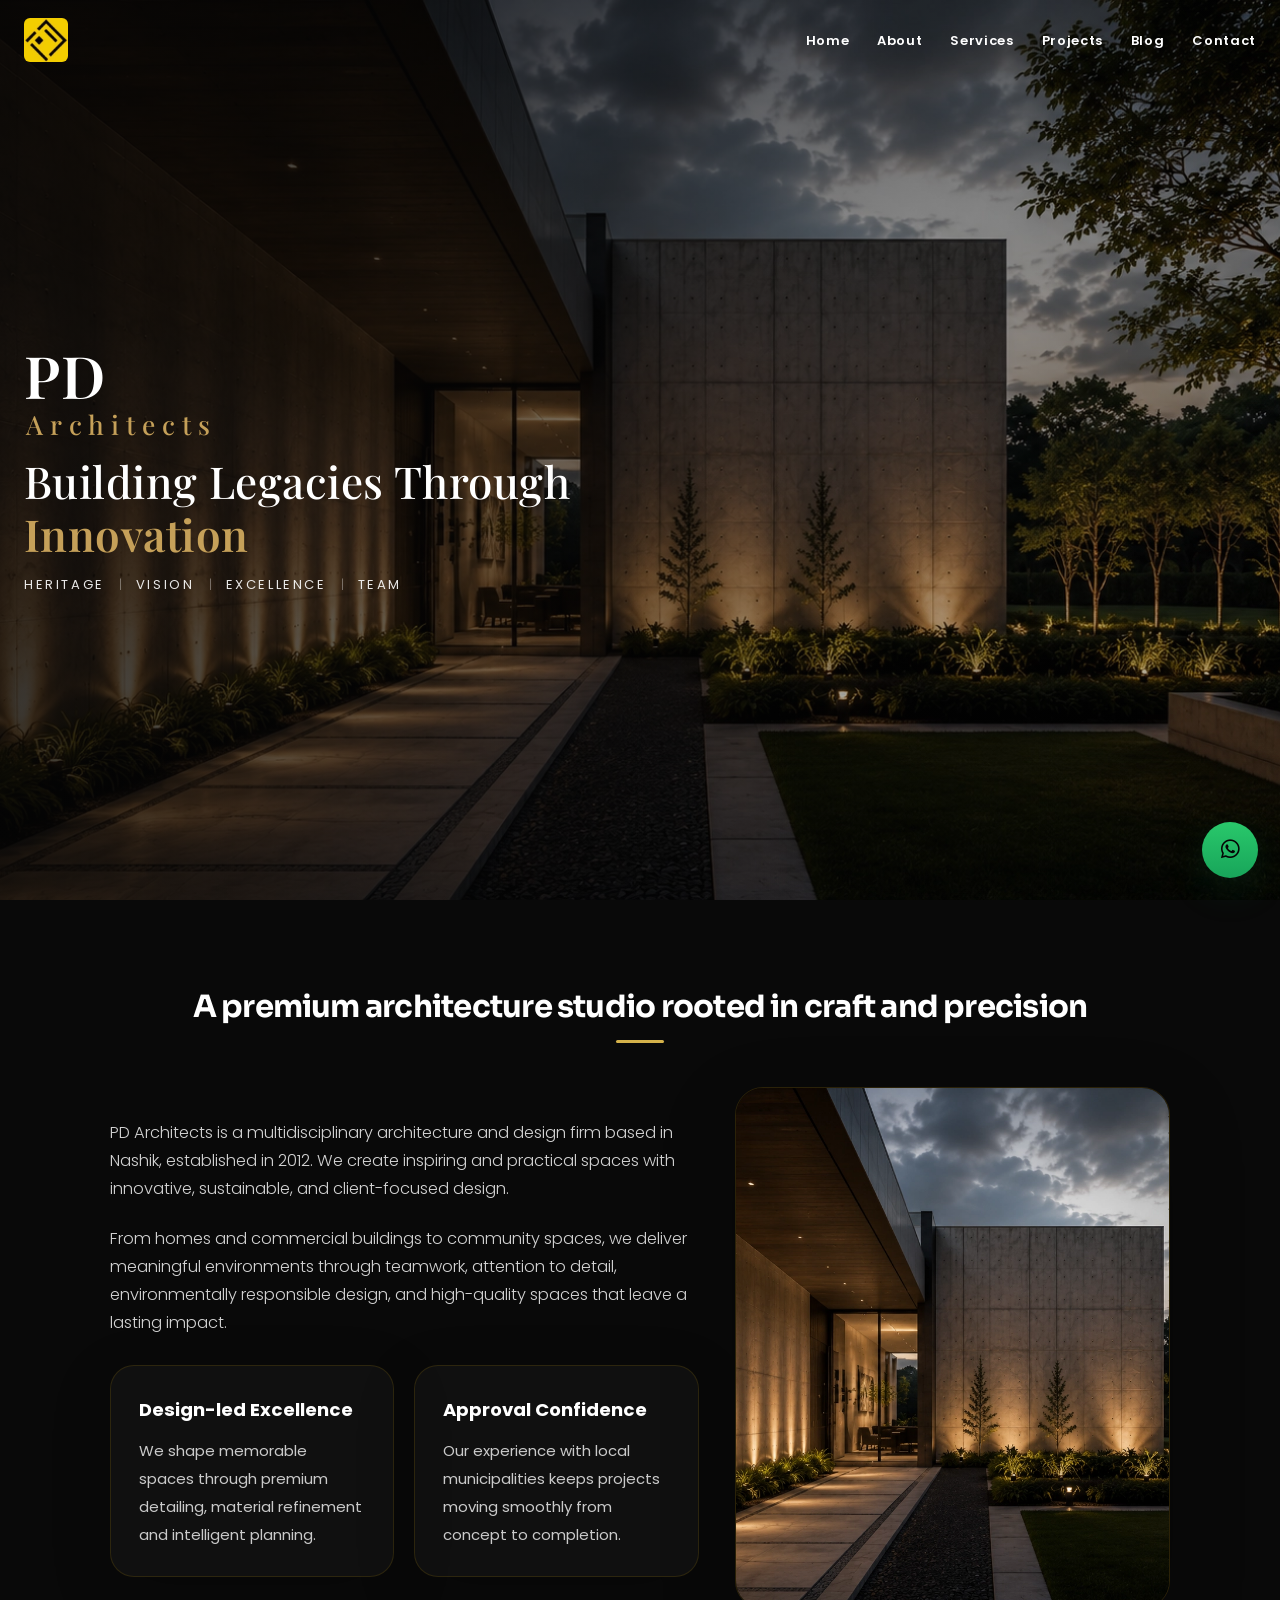
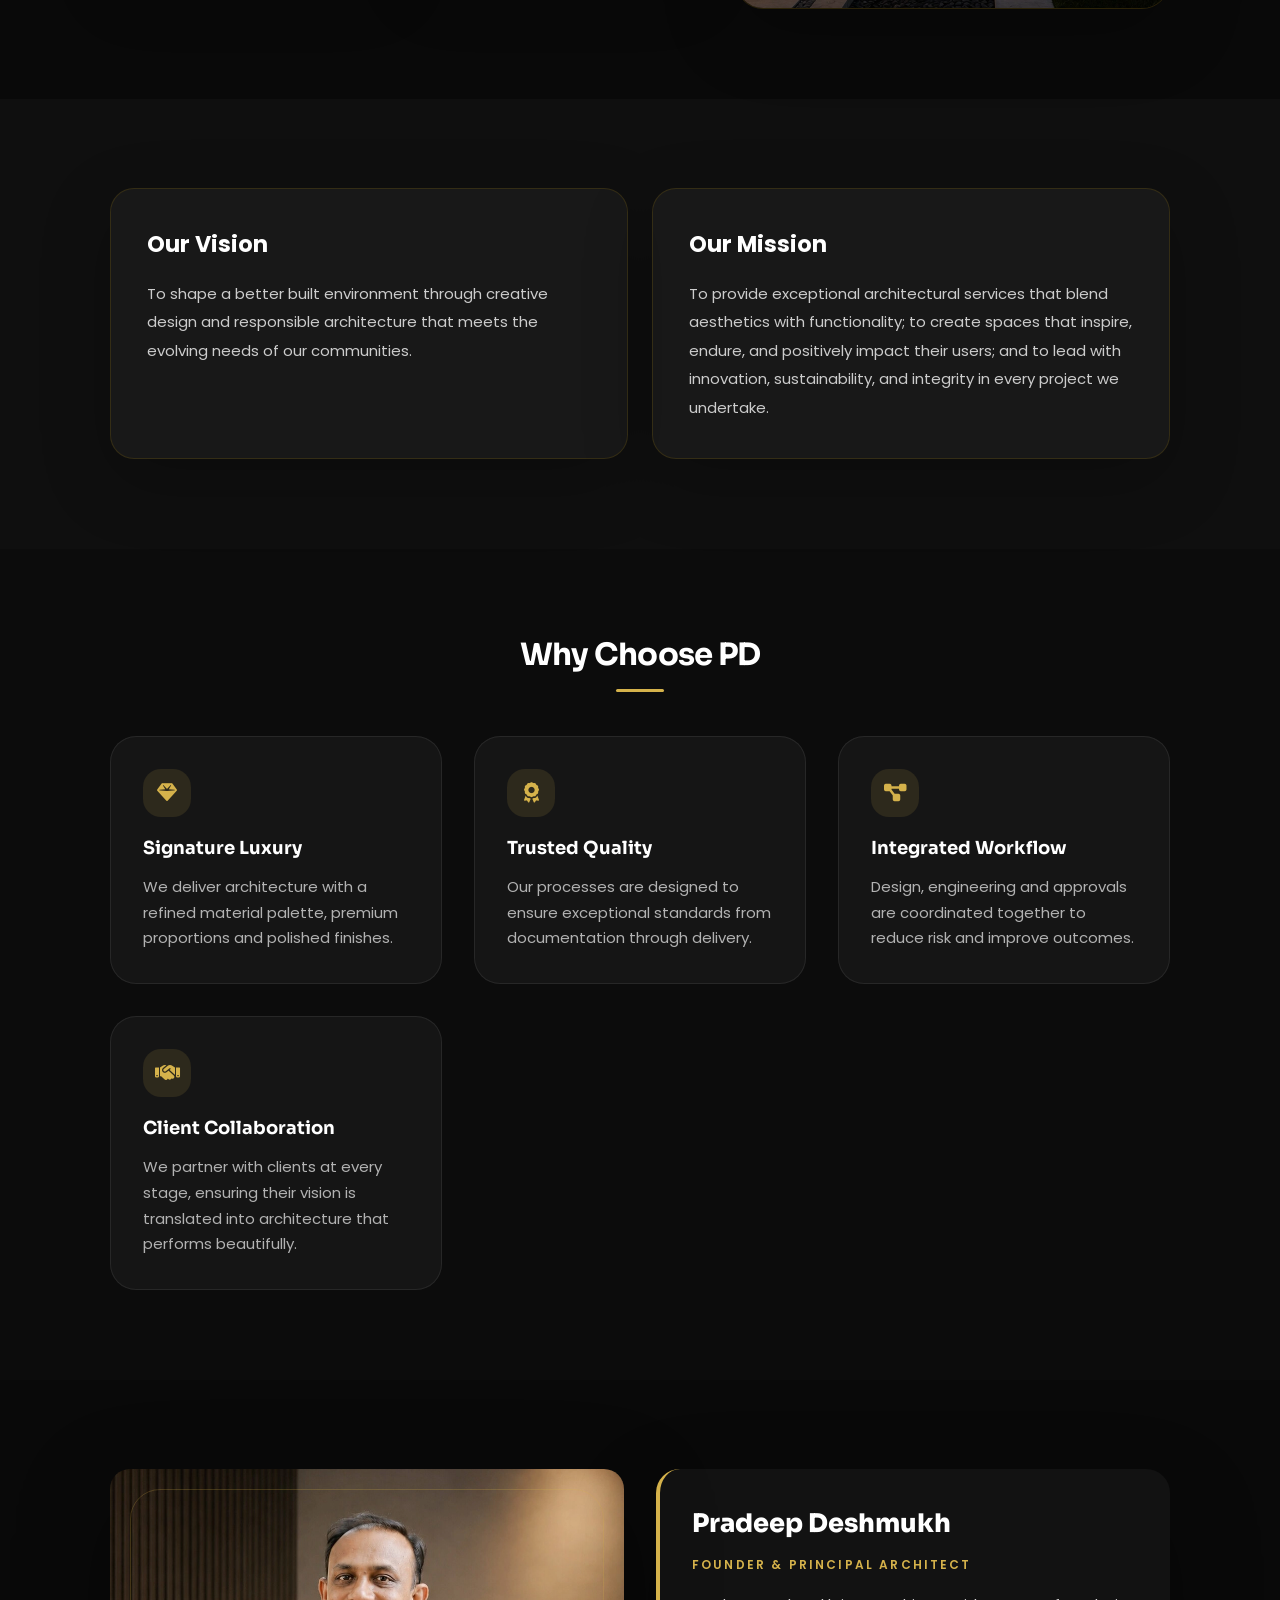
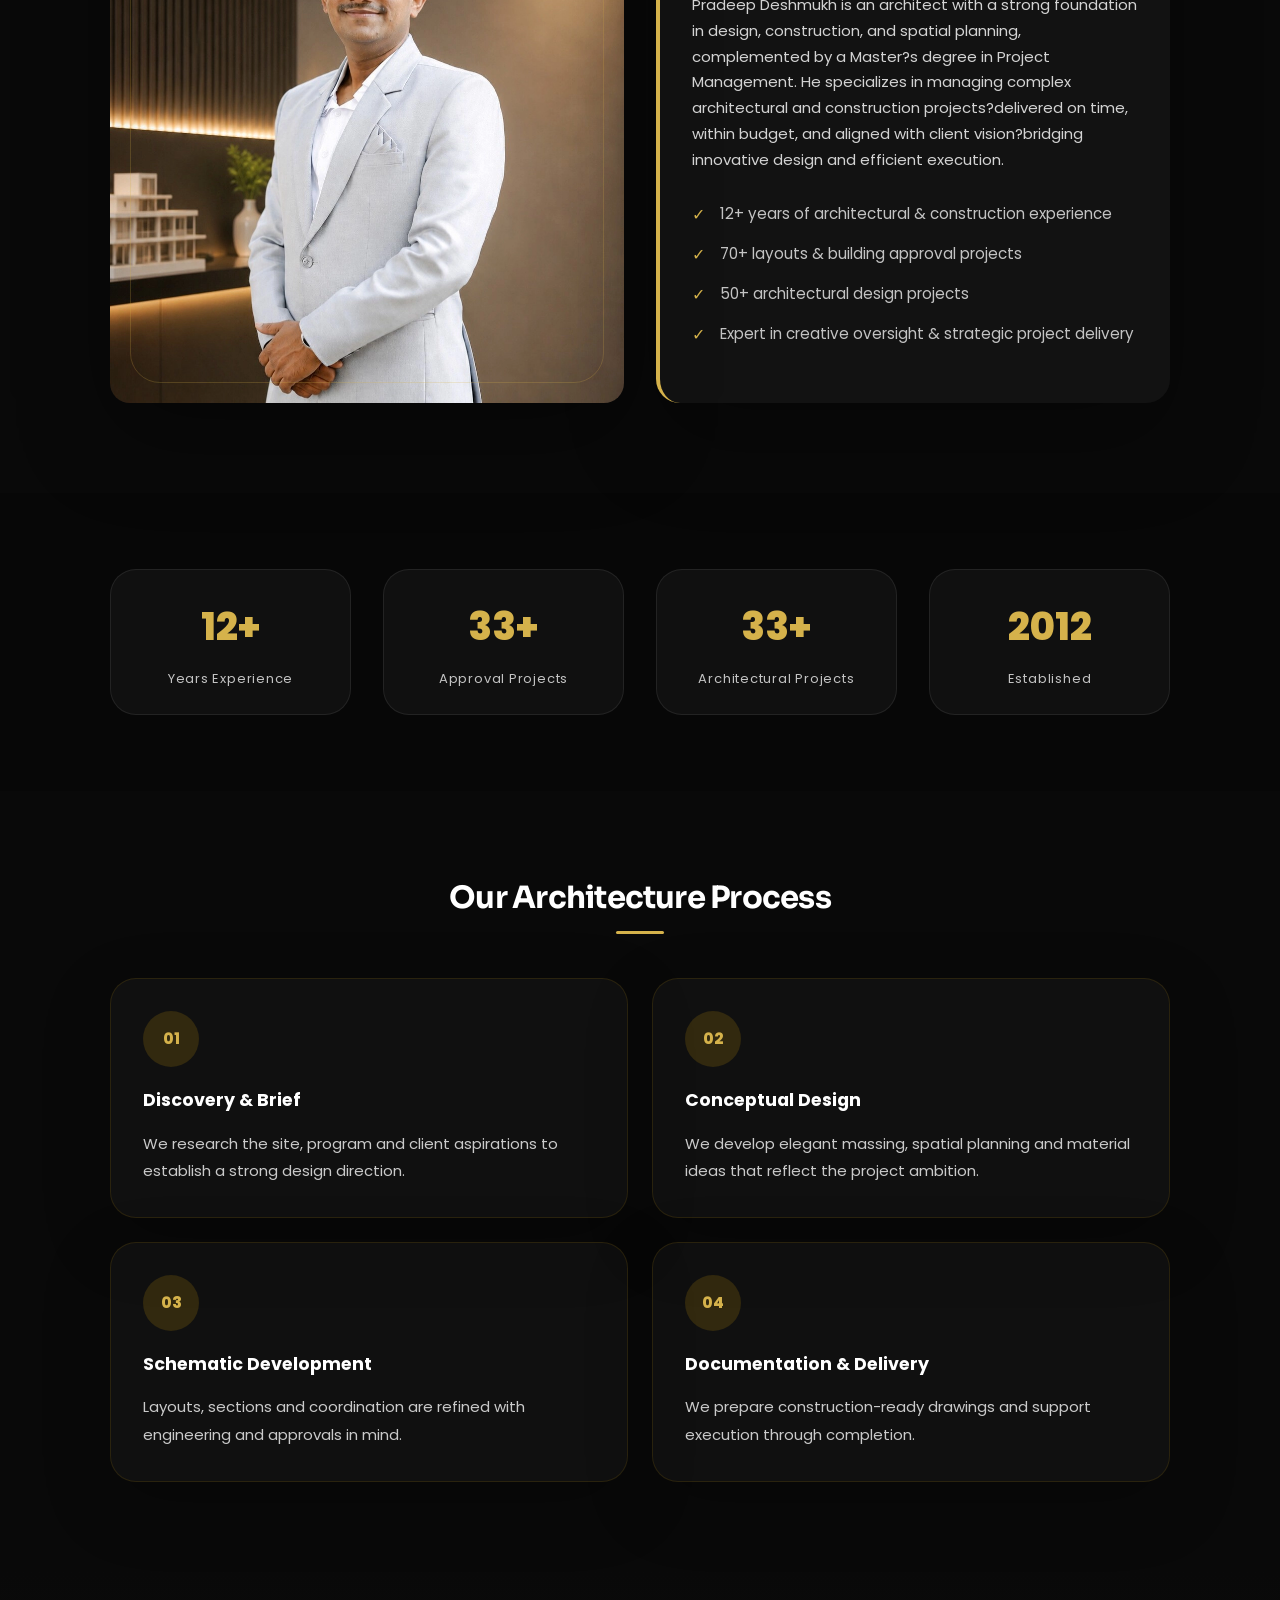
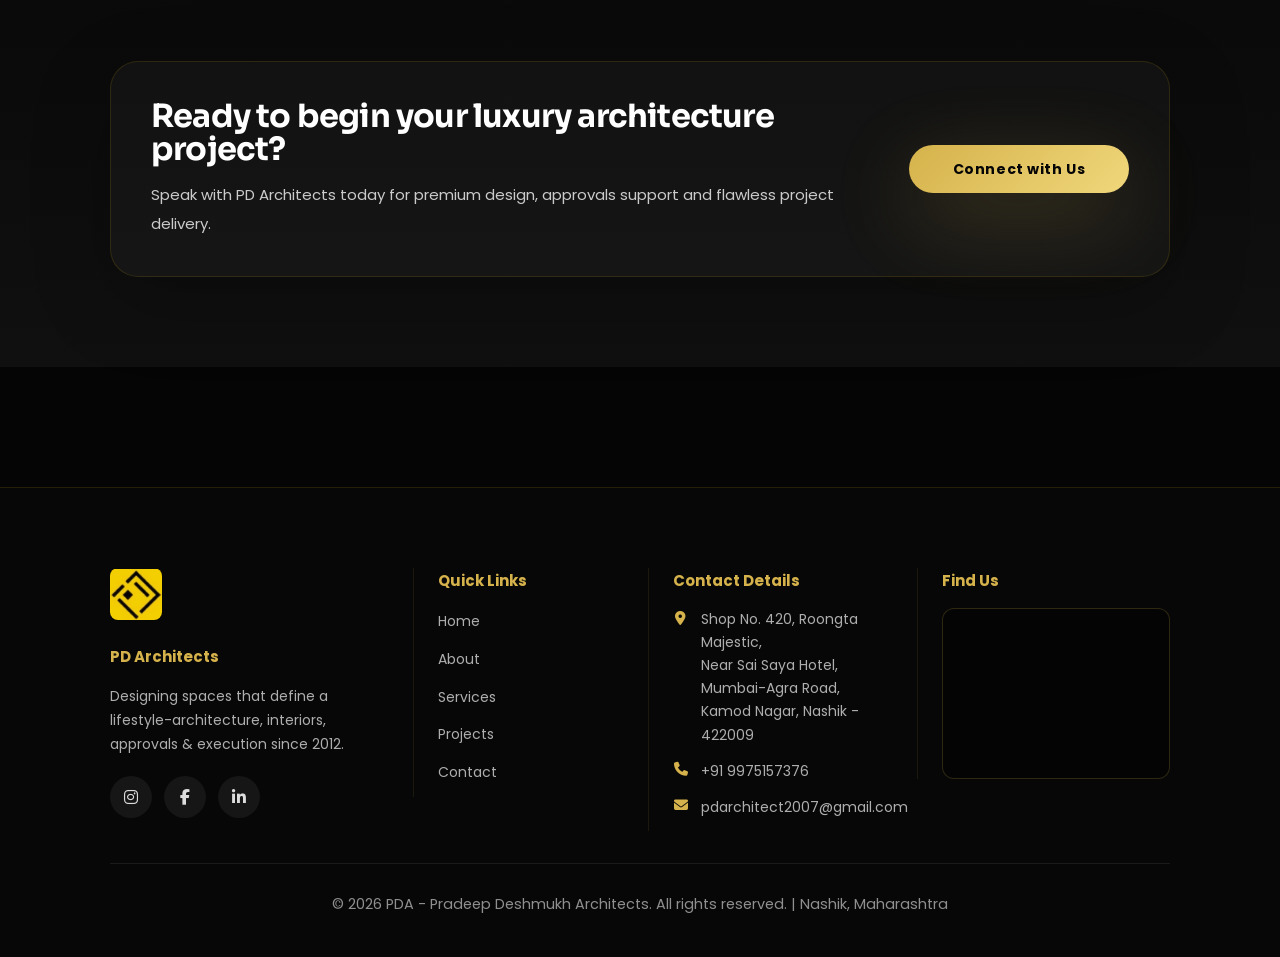
<file: architect-website/about.html>
<!DOCTYPE html>
<html lang="en">
<head>
    <meta charset="UTF-8">
    <meta name="viewport" content="width=device-width, initial-scale=1.0">
    <meta name="description" content="About PD Architects — luxury architecture design, approvals and execution in Nashik.">
    <title>About PD Architects — Luxury Architectural Services</title>
    <link rel="stylesheet" href="css/style.css">
    <link rel="icon" type="image/webp" href="images/pd-logo.webp" sizes="32x32">
    <link rel="apple-touch-icon" href="images/pd-logo.webp">

    <link rel="preconnect" href="https://fonts.googleapis.com">
    <link rel="preconnect" href="https://fonts.gstatic.com" crossorigin>
    <link href="https://fonts.googleapis.com/css2?family=Poppins:wght@300;400;500;600;700;800&family=Sora:wght@400;500;600;700&display=swap" rel="stylesheet">
    <link rel="stylesheet" href="https://cdnjs.cloudflare.com/ajax/libs/font-awesome/6.5.1/css/all.min.css" />
</head>
<body>
    <header class="header" id="header">
        <nav class="navbar">
            <div class="navbar-container">
                <a href="index.html" class="logo-link" aria-label="PD Architects - Home"><img src="images/pd-logo.webp" alt="PD Architects" class="logo-img" width="44" height="44"></a>
                <div class="hamburger" id="hamburger"><span></span><span></span><span></span></div>
                <ul class="nav-menu" id="navMenu">
                    <li class="nav-menu-logo"><a href="index.html" aria-label="PD Architects - Home"><img src="images/pd-logo.webp" alt="" class="logo-img" width="56" height="56"></a></li>
                    <li><a href="index.html" class="nav-link">Home</a></li>
                    <li><a href="about.html" class="nav-link active">About</a></li>
                    <li><a href="services.html" class="nav-link">Services</a></li>
                    <li><a href="projects.html" class="nav-link">Projects</a></li>
                        <li><a href="blog.html" class="nav-link">Blog</a></li>
                    <li><a href="contact-us.html" class="nav-link">Contact</a></li>
                </ul>
            </div>
        </nav>
    </header>

    <section class="hero Page-banner" style="background-image: url('images/About-banner.webp');">
        <div class="hero-overlay"></div>
        <div class="hero-content fade-in">
            <div class="hero-brand">
                <span class="hero-brand-initial">PD</span>
                <span class="hero-brand-name">Architects</span>
            </div>
            <h1 class="hero-title">Building Legacies Through <span class="hero-accent">Innovation</span></h1>
            <p class="hero-tagline">Heritage <span class="hero-sep">|</span> Vision <span class="hero-sep">|</span> Excellence <span class="hero-sep">|</span> Team</p>
        </div>
    </section>

    <main class="page-main">
        <section class="about about-company">
            <div class="container">
                <div class="section-header">
                    <h2 class="section-title">A premium architecture studio rooted in craft and precision</h2>
                    <div class="title-accent"></div>
                </div>
                <div class="about-grid">
                    <div class="about-text-block">
                        <p class="about-text">PD Architects is a multidisciplinary architecture and design firm based in Nashik, established in 2012. We create inspiring and practical spaces with innovative, sustainable, and client-focused design.</p>
                        <p class="about-text">From homes and commercial buildings to community spaces, we deliver meaningful environments through teamwork, attention to detail, environmentally responsible design, and high-quality spaces that leave a lasting impact.</p>
                        <div class="about-highlights">
                            <div class="about-card">
                                <h3>Design-led Excellence</h3>
                                <p>We shape memorable spaces through premium detailing, material refinement and intelligent planning.</p>
                            </div>
                            <div class="about-card">
                                <h3>Approval Confidence</h3>
                                <p>Our experience with local municipalities keeps projects moving smoothly from concept to completion.</p>
                            </div>
                        </div>
                    </div>
                    <div class="about-feature">
                        <img src="images/About-banner.webp" alt="Luxury architecture interior">
                    </div>
                </div>
            </div>
        </section>

        <section class="vision-section">
            <div class="container">
                <div class="vision-grid">
                    <div class="vision-card">
                        <h3>Our Vision</h3>
                        <p>To shape a better built environment through creative design and responsible architecture that meets the evolving needs of our communities.</p>
                    </div>
                    <div class="vision-card">
                        <h3>Our Mission</h3>
                        <p>To provide exceptional architectural services that blend aesthetics with functionality; to create spaces that inspire, endure, and positively impact their users; and to lead with innovation, sustainability, and integrity in every project we undertake.</p>
                    </div>
                </div>
            </div>
        </section>

        <section class="why-choose">
            <div class="container">
                <div class="section-header">
                    <h2 class="section-title">Why Choose PD</h2>
                    <div class="title-accent"></div>
                </div>
                <div class="why-grid">
                    <div class="why-card">
                        <div class="why-icon"><i class="fas fa-gem"></i></div>
                        <h3>Signature Luxury</h3>
                        <p>We deliver architecture with a refined material palette, premium proportions and polished finishes.</p>
                    </div>
                    <div class="why-card">
                        <div class="why-icon"><i class="fas fa-award"></i></div>
                        <h3>Trusted Quality</h3>
                        <p>Our processes are designed to ensure exceptional standards from documentation through delivery.</p>
                    </div>
                    <div class="why-card">
                        <div class="why-icon"><i class="fas fa-project-diagram"></i></div>
                        <h3>Integrated Workflow</h3>
                        <p>Design, engineering and approvals are coordinated together to reduce risk and improve outcomes.</p>
                    </div>
                    <div class="why-card">
                        <div class="why-icon"><i class="fas fa-handshake"></i></div>
                        <h3>Client Collaboration</h3>
                        <p>We partner with clients at every stage, ensuring their vision is translated into architecture that performs beautifully.</p>
                    </div>
                </div>
            </div>
        </section>

        <section class="founder">
            <div class="container">
                <div class="founder-content">
                    <div class="founder-image">
                        <img src="images/founder.webp" alt="Founder of PD Architects">
                    </div>
                    <div class="founder-info">
                        <h2 class="founder-name">Pradeep Deshmukh</h2>
                        <p class="founder-title">Founder & Principal Architect</p>
                        <p class="founder-text">Pradeep Deshmukh is an architect with a strong foundation in design, construction, and spatial planning, complemented by a Master?s degree in Project Management. He specializes in managing complex architectural and construction projects?delivered on time, within budget, and aligned with client vision?bridging innovative design and efficient execution.</p>
                        <ul class="founder-highlights">
                            <li>12+ years of architectural &amp; construction experience</li>
                            <li>70+ layouts &amp; building approval projects</li>
                            <li>50+ architectural design projects</li>
                            <li>Expert in creative oversight &amp; strategic project delivery</li>
                        </ul>
                    </div>
                </div>
            </div>
        </section>

        <section class="statistics">
            <div class="container">
                <div class="stats-grid">
                    <div class="stat-item">
                        <div class="stat-number" data-target="12" data-plus="true">0</div>
                        <div class="stat-label">Years Experience</div>
                    </div>
                    <div class="stat-item">
                        <div class="stat-number" data-target="70" data-plus="true">0</div>
                        <div class="stat-label">Approval Projects</div>
                    </div>
                    <div class="stat-item">
                        <div class="stat-number" data-target="50" data-plus="true">0</div>
                        <div class="stat-label">Architectural Projects</div>
                    </div>
                    <div class="stat-item">
                        <div class="stat-number stat-static">2012</div>
                        <div class="stat-label">Established</div>
                    </div>
                </div>
            </div>
        </section>

        <section class="timeline">
            <div class="container">
                <div class="section-header">
                    <h2 class="section-title">Our Architecture Process</h2>
                    <div class="title-accent"></div>
                </div>
                <div class="timeline-grid">
                    <div class="timeline-item">
                        <div class="timeline-number">01</div>
                        <h3>Discovery & Brief</h3>
                        <p>We research the site, program and client aspirations to establish a strong design direction.</p>
                    </div>
                    <div class="timeline-item">
                        <div class="timeline-number">02</div>
                        <h3>Conceptual Design</h3>
                        <p>We develop elegant massing, spatial planning and material ideas that reflect the project ambition.</p>
                    </div>
                    <div class="timeline-item">
                        <div class="timeline-number">03</div>
                        <h3>Schematic Development</h3>
                        <p>Layouts, sections and coordination are refined with engineering and approvals in mind.</p>
                    </div>
                    <div class="timeline-item">
                        <div class="timeline-number">04</div>
                        <h3>Documentation & Delivery</h3>
                        <p>We prepare construction-ready drawings and support execution through completion.</p>
                    </div>
                </div>
            </div>
        </section>

        <section class="cta-section">
            <div class="container">
                <div class="cta-panel">
                    <div>
                        <h2 class="section-title">Ready to begin your luxury architecture project?</h2>
                        <p>Speak with PD Architects today for premium design, approvals support and flawless project delivery.</p>
                    </div>
                    <a href="contact-us.html" class="btn btn-primary">Connect with Us</a>
                </div>
            </div>
        </section>
    </main>

    <footer class="footer">
        <div class="container">
            <div class="footer-content footer-grid">
                <div class="footer-section footer-brand">
                    <a href="index.html" class="footer-logo-link" aria-label="PD Architects - Home">
                        <img src="images/pd-logo.webp" alt="PD Architects" class="footer-logo" width="52" height="52" loading="lazy">
                    </a>
                    <h3>PD Architects</h3>
                    <p>Designing spaces that define a lifestyle-architecture, interiors, approvals &amp; execution since 2012.</p>
                    <div class="footer-social">
                        <div class="social-links">
                            <a href="https://www.instagram.com/_pdarchitects/" target="_blank" rel="noopener noreferrer" aria-label="Instagram"><i class="fab fa-instagram"></i></a>
                            <a href="#" target="_blank" rel="noopener noreferrer" aria-label="Facebook"><i class="fab fa-facebook-f"></i></a>
                            <a href="#" target="_blank" rel="noopener noreferrer" aria-label="LinkedIn"><i class="fab fa-linkedin-in"></i></a>
                        </div>
                    </div>
                </div>
                <div class="footer-section footer-links">
                    <h3>Quick Links</h3>
                    <ul>
                        <li><a href="index.html">Home</a></li>
                        <li><a href="about.html">About</a></li>
                        <li><a href="services.html">Services</a></li>
                        <li><a href="projects.html">Projects</a></li>
                        <li><a href="contact-us.html">Contact</a></li>
                    </ul>
                </div>
                <div class="footer-section footer-contact">
                    <h3>Contact Details</h3>
                    <ul class="footer-contact-list">
                        <li><i class="fas fa-location-dot" aria-hidden="true"></i><span>Shop No. 420, Roongta Majestic,<br>Near Sai Saya Hotel, Mumbai-Agra Road,<br>Kamod Nagar, Nashik - 422009</span></li>
                        <li><i class="fas fa-phone" aria-hidden="true"></i><a href="tel:+919975157376">+91 9975157376</a></li>
                        <li><i class="fas fa-envelope" aria-hidden="true"></i><a href="mailto:pdarchitect2007@gmail.com">pdarchitect2007@gmail.com</a></li>
                    </ul>
                </div>
                <div class="footer-section footer-map">
                    <h3>Find Us</h3>
                    <div class="footer-map-wrap">
                        <iframe src="https://maps.google.com/maps?q=Roongta+Majestic+Kamod+Nagar+Nashik+422009&amp;t=&amp;z=15&amp;ie=UTF8&amp;iwloc=&amp;output=embed" title="PD Architects office location" loading="lazy" referrerpolicy="no-referrer-when-downgrade" allowfullscreen></iframe>
                    </div>
                </div>
            </div>
            <div class="footer-bottom">
                <p>&copy; 2026 PDA - Pradeep Deshmukh Architects. All rights reserved. | Nashik, Maharashtra</p>
            </div>
        </div>
    </footer>

    <a href="https://wa.me/919975157376" class="whatsapp-float" target="_blank" rel="noopener" aria-label="Chat on WhatsApp" role="button"><i class="fab fa-whatsapp" aria-hidden="true"></i></a>
    <script src="js/script.js"></script>
</body>
</html>
</file>
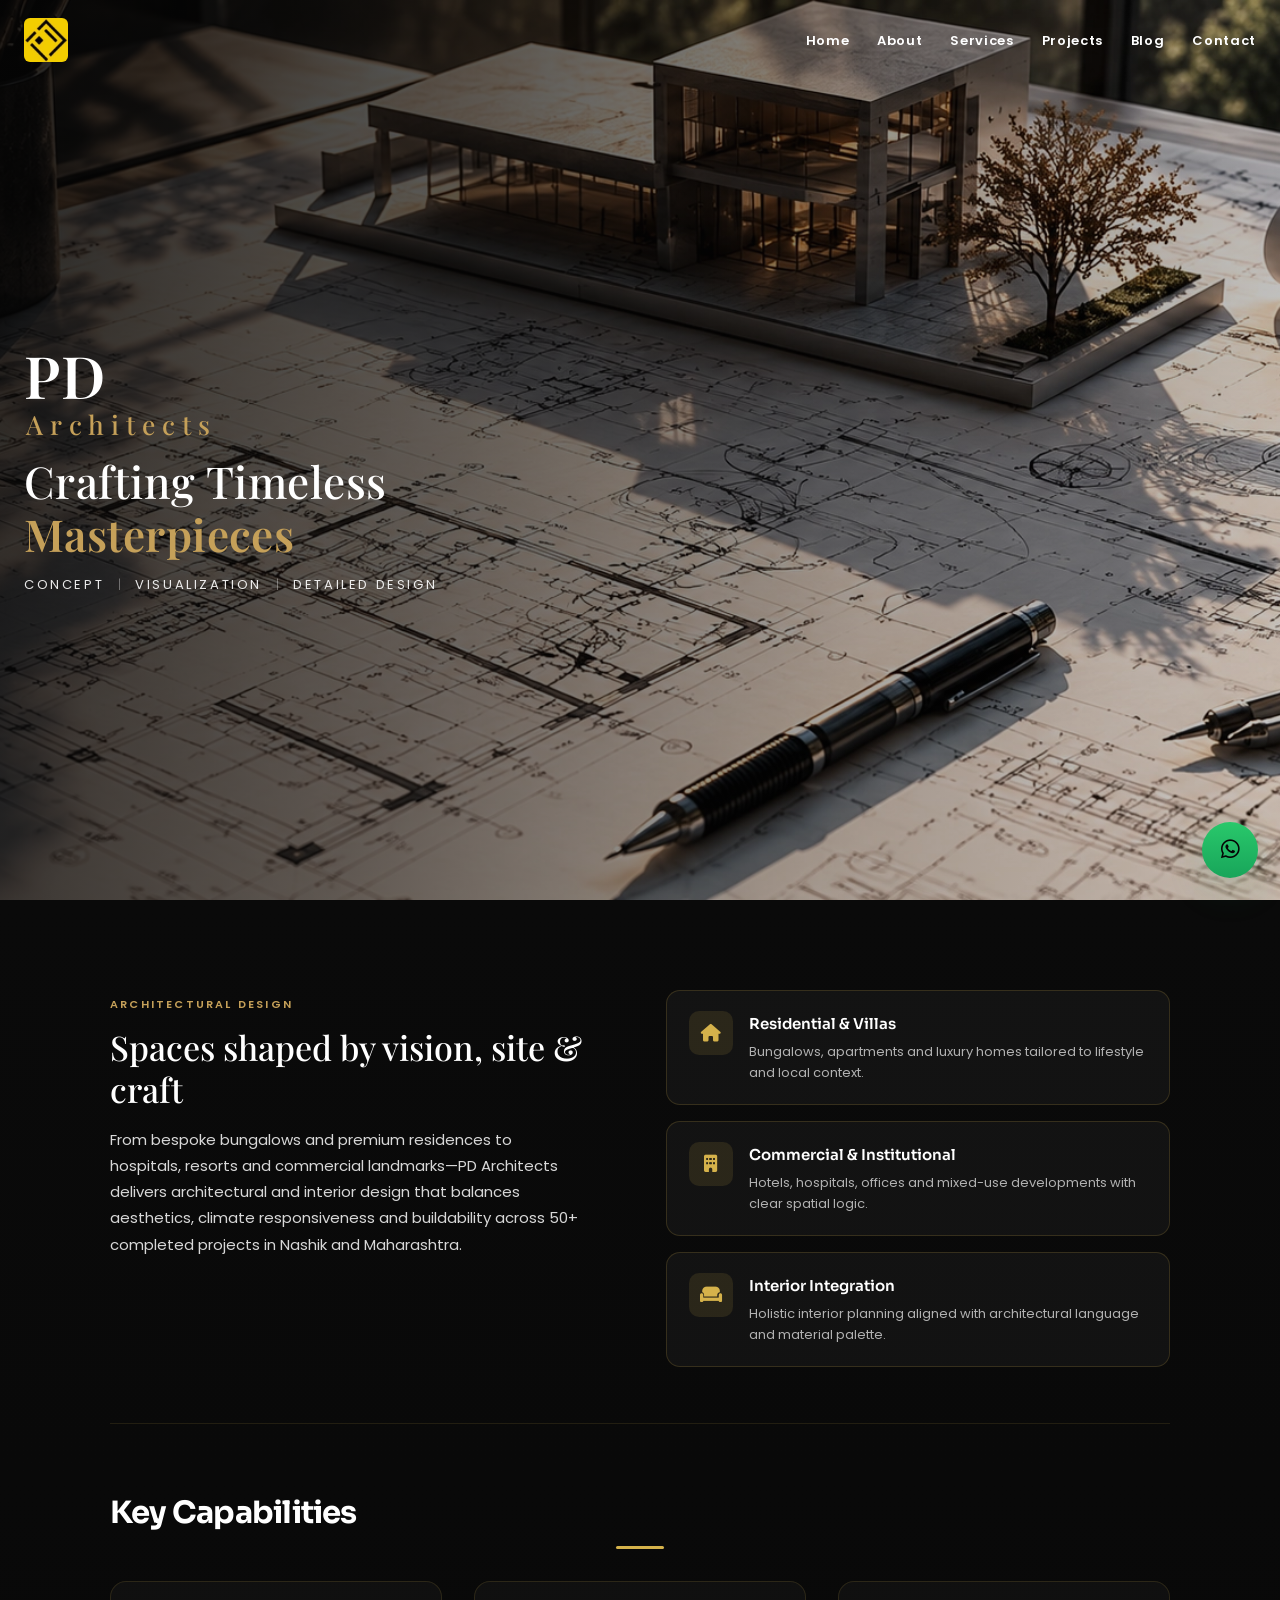
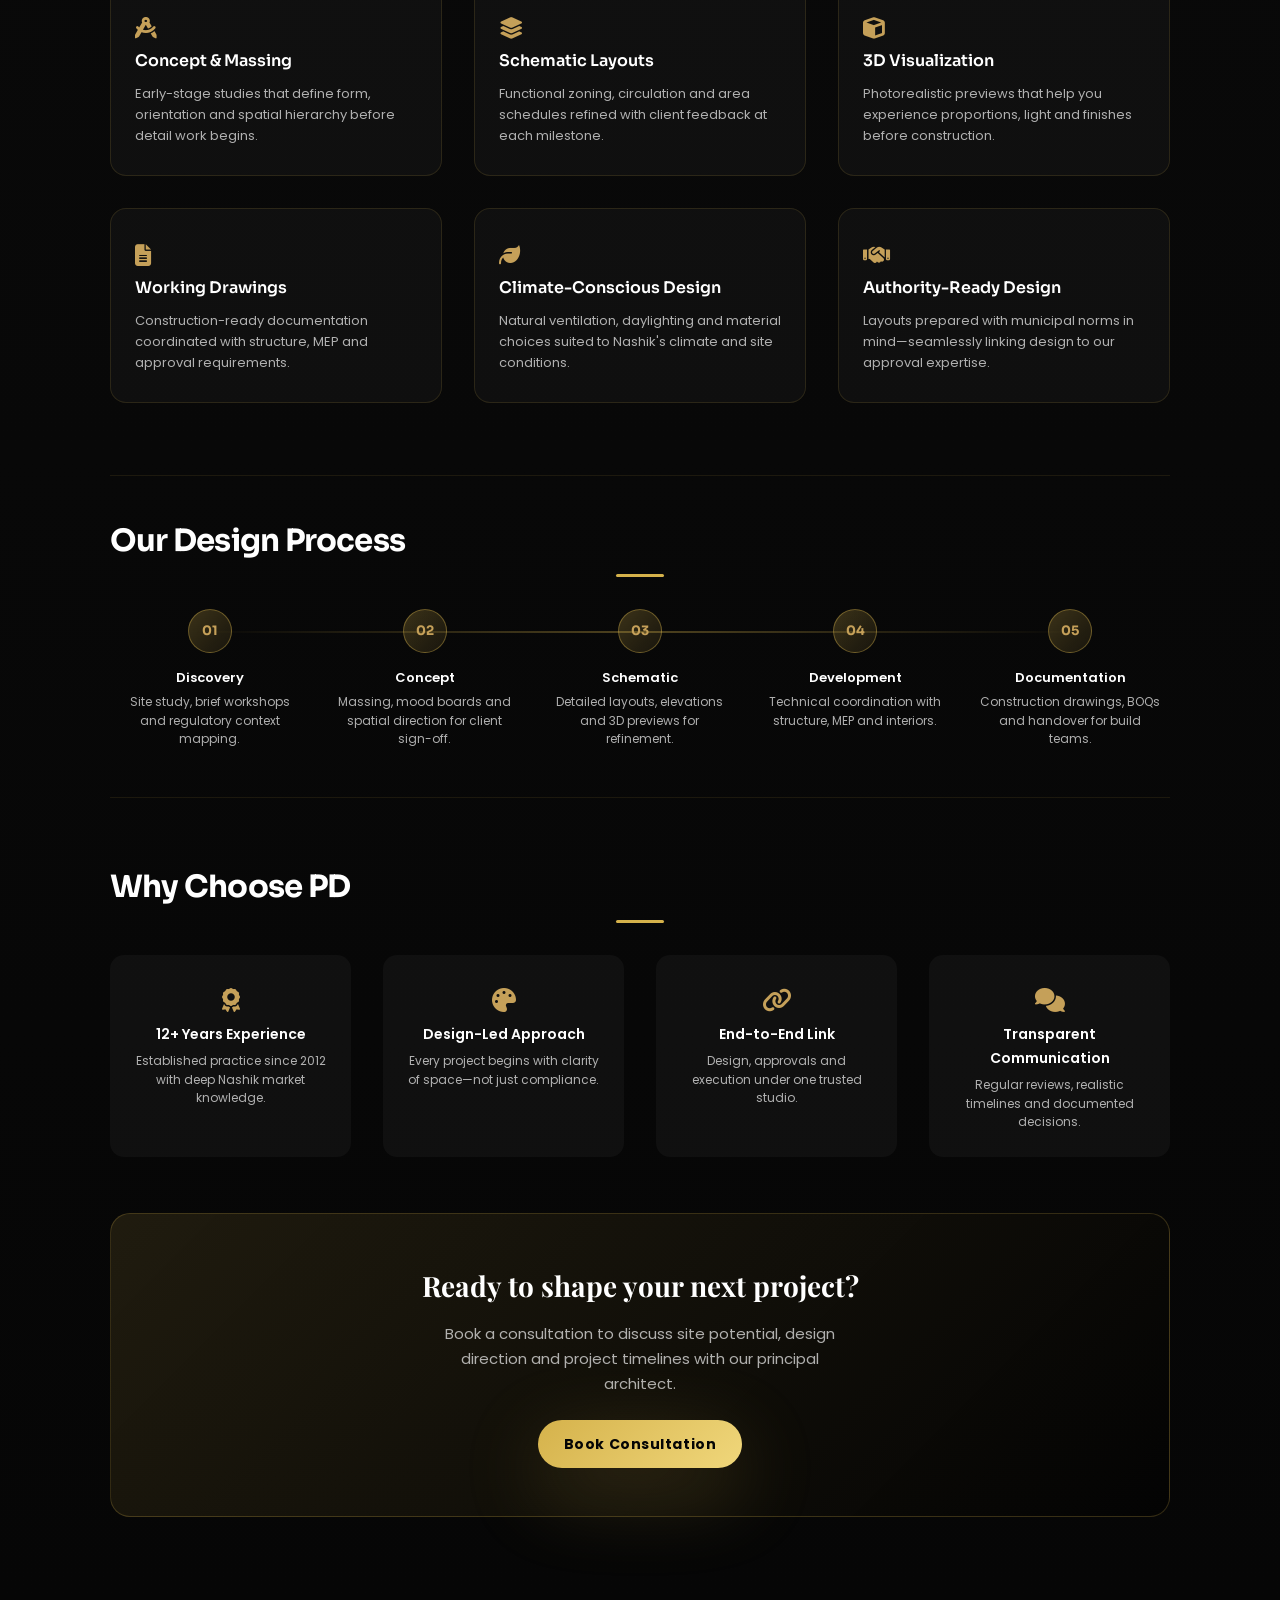
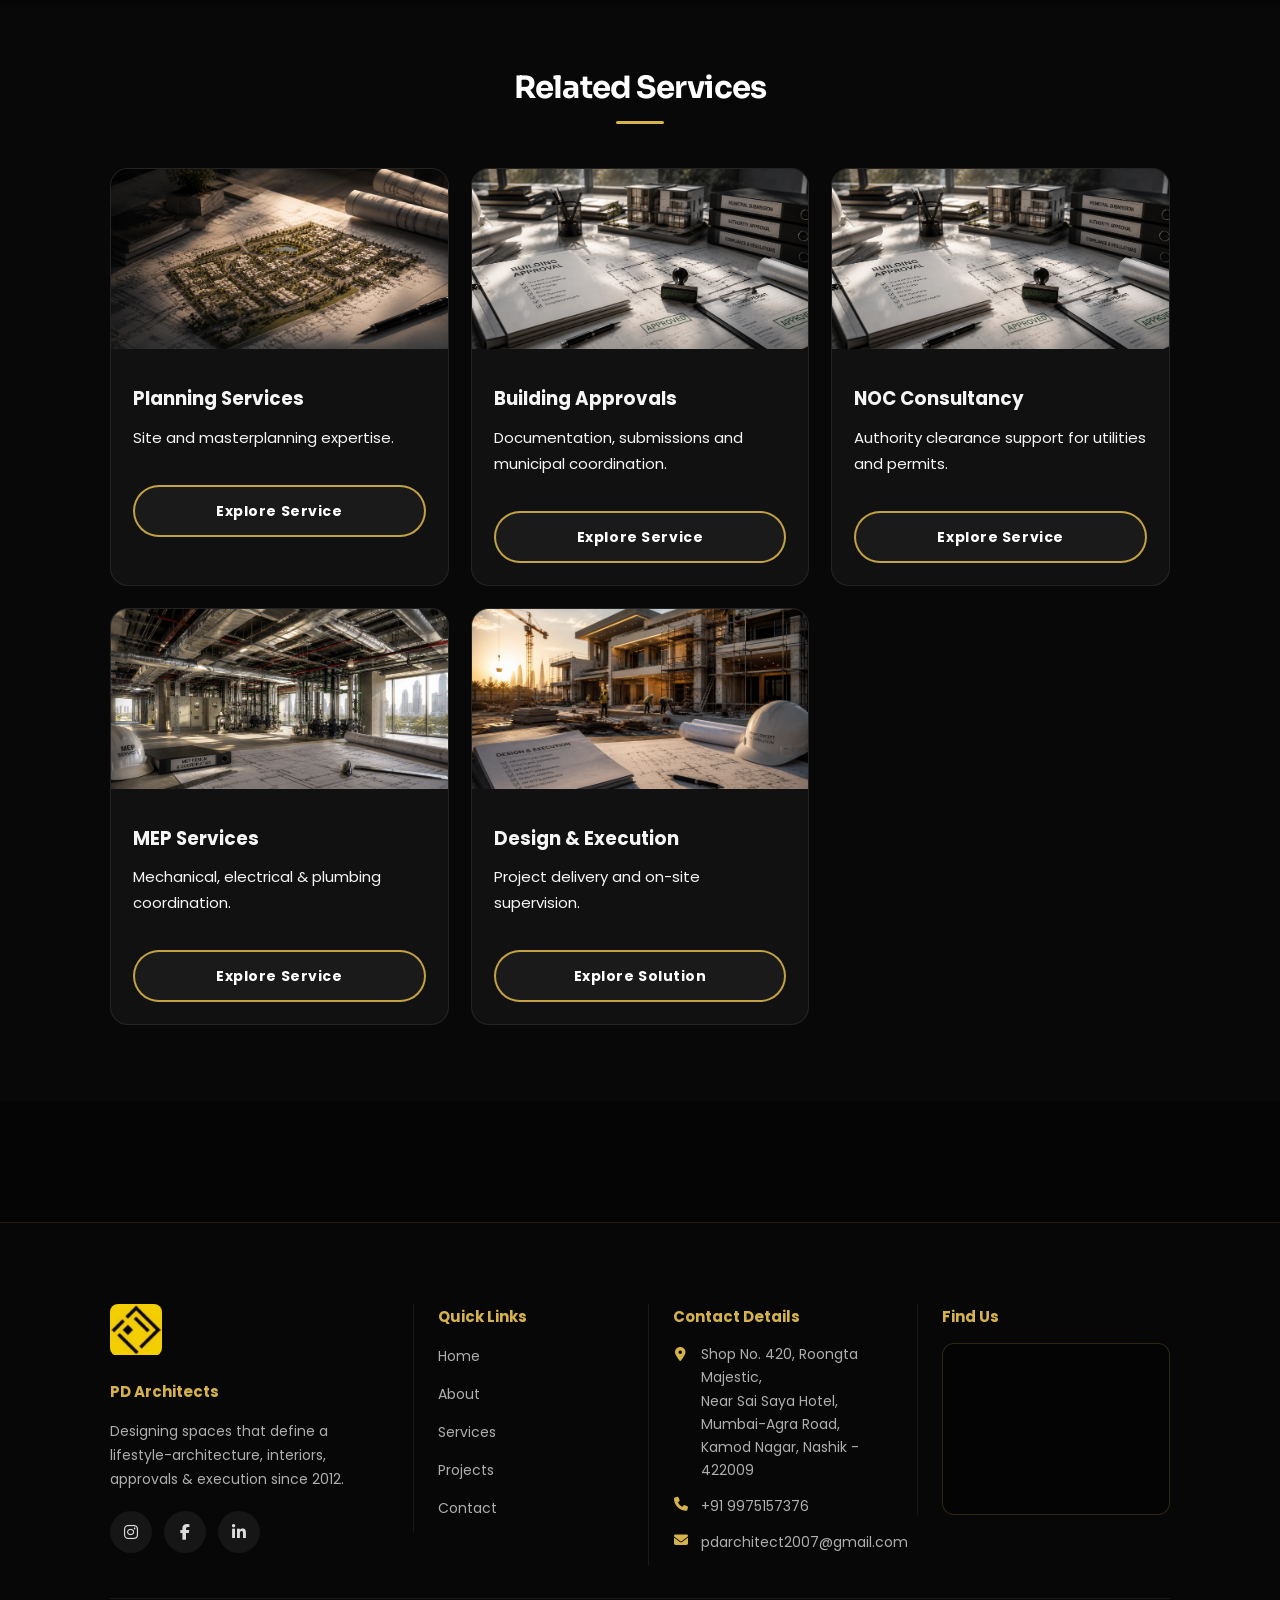
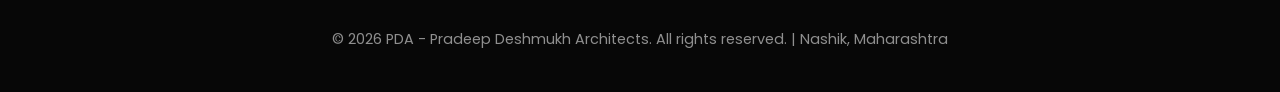
<file: architect-website/architectural-design.html>
<!DOCTYPE html>
<html lang="en">
<head>
    <meta charset="utf-8">
    <meta name="viewport" content="width=device-width, initial-scale=1">
    <title>Architectural Design — PD Architects</title>
    <meta name="description" content="Premium architectural design services by PD Architects. Concept design, schematic design and detailed architecture for modern residences and commercial projects in Nashik.">
    <link rel="stylesheet" href="css/style.css">
    <link rel="icon" type="image/webp" href="images/pd-logo.webp" sizes="32x32">
    <link rel="apple-touch-icon" href="images/pd-logo.webp">

    <link href="https://fonts.googleapis.com/css2?family=Poppins:wght@300;400;500;600;700;800&family=Sora:wght@400;500;600;700&display=swap" rel="stylesheet">
    <link rel="stylesheet" href="https://cdnjs.cloudflare.com/ajax/libs/font-awesome/6.5.1/css/all.min.css" />
</head>
<body>
    <!-- Navigation (same as site) -->
    <header class="header" id="header">
        <nav class="navbar">
            <div class="navbar-container">
                <a href="index.html" class="logo-link" aria-label="PD Architects - Home"><img src="images/pd-logo.webp" alt="PD Architects" class="logo-img" width="44" height="44"></a>
                <div class="hamburger" id="hamburger"><span></span><span></span><span></span></div>
                <ul class="nav-menu" id="navMenu">
                    <li class="nav-menu-logo"><a href="index.html" aria-label="PD Architects - Home"><img src="images/pd-logo.webp" alt="" class="logo-img" width="56" height="56"></a></li>
                    <li><a href="index.html" class="nav-link">Home</a></li>
                    <li><a href="about.html" class="nav-link">About</a></li>
                    <li><a href="services.html" class="nav-link">Services</a></li>
                    <li><a href="projects.html" class="nav-link">Projects</a></li>
                    <li><a href="blog.html" class="nav-link">Blog</a></li>
                    <li><a href="contact-us.html" class="nav-link">Contact</a></li>
                </ul>
            </div>
        </nav>
    </header>

    <section class="hero Page-banner" style="background-image: url('images/Service-Architectural-Design-banner.webp');">
        <div class="hero-overlay"></div>
        <div class="hero-content fade-in">
            <div class="hero-brand">
                <span class="hero-brand-initial">PD</span>
                <span class="hero-brand-name">Architects</span>
            </div>
            <h1 class="hero-title">Crafting Timeless <span class="hero-accent">Masterpieces</span></h1>
            <p class="hero-tagline">Concept <span class="hero-sep">|</span> Visualization <span class="hero-sep">|</span> Detailed Design</p>
        </div>
    </section>
    <main class="page-main">
    <section class="service-detail">
        <div class="container">
            <div class="svc-intro">
                <div class="svc-intro-text">
                    <span class="svc-eyebrow">Architectural Design</span>
                    <h2 class="svc-heading">Spaces shaped by vision, site &amp; craft</h2>
                    <p class="svc-lead">From bespoke bungalows and premium residences to hospitals, resorts and commercial landmarks—PD Architects delivers architectural and interior design that balances aesthetics, climate responsiveness and buildability across 50+ completed projects in Nashik and Maharashtra.</p>
                </div>
                <div class="svc-highlight-stack">
                    <div class="svc-highlight-card"><span class="svc-icon"><i class="fas fa-home"></i></span><div><h4>Residential &amp; Villas</h4><p>Bungalows, apartments and luxury homes tailored to lifestyle and local context.</p></div></div>
                    <div class="svc-highlight-card"><span class="svc-icon"><i class="fas fa-building"></i></span><div><h4>Commercial &amp; Institutional</h4><p>Hotels, hospitals, offices and mixed-use developments with clear spatial logic.</p></div></div>
                    <div class="svc-highlight-card"><span class="svc-icon"><i class="fas fa-couch"></i></span><div><h4>Interior Integration</h4><p>Holistic interior planning aligned with architectural language and material palette.</p></div></div>
                </div>
            </div>
            <div class="section-header"><h2 class="section-title">Key Capabilities</h2><div class="title-accent"></div></div>
            <div class="svc-features-grid">
                <div class="svc-feature-card"><span class="svc-icon"><i class="fas fa-compass-drafting"></i></span><h4>Concept &amp; Massing</h4><p>Early-stage studies that define form, orientation and spatial hierarchy before detail work begins.</p></div>
                <div class="svc-feature-card"><span class="svc-icon"><i class="fas fa-layer-group"></i></span><h4>Schematic Layouts</h4><p>Functional zoning, circulation and area schedules refined with client feedback at each milestone.</p></div>
                <div class="svc-feature-card"><span class="svc-icon"><i class="fas fa-cube"></i></span><h4>3D Visualization</h4><p>Photorealistic previews that help you experience proportions, light and finishes before construction.</p></div>
                <div class="svc-feature-card"><span class="svc-icon"><i class="fas fa-file-lines"></i></span><h4>Working Drawings</h4><p>Construction-ready documentation coordinated with structure, MEP and approval requirements.</p></div>
                <div class="svc-feature-card"><span class="svc-icon"><i class="fas fa-leaf"></i></span><h4>Climate-Conscious Design</h4><p>Natural ventilation, daylighting and material choices suited to Nashik's climate and site conditions.</p></div>
                <div class="svc-feature-card"><span class="svc-icon"><i class="fas fa-handshake"></i></span><h4>Authority-Ready Design</h4><p>Layouts prepared with municipal norms in mind—seamlessly linking design to our approval expertise.</p></div>
            </div>
            <div class="svc-process">
                <div class="section-header"><h2 class="section-title">Our Design Process</h2><div class="title-accent"></div></div>
                <div class="svc-timeline">
                    <div class="svc-timeline-step"><span class="svc-step-num">01</span><h4>Discovery</h4><p>Site study, brief workshops and regulatory context mapping.</p></div>
                    <div class="svc-timeline-step"><span class="svc-step-num">02</span><h4>Concept</h4><p>Massing, mood boards and spatial direction for client sign-off.</p></div>
                    <div class="svc-timeline-step"><span class="svc-step-num">03</span><h4>Schematic</h4><p>Detailed layouts, elevations and 3D previews for refinement.</p></div>
                    <div class="svc-timeline-step"><span class="svc-step-num">04</span><h4>Development</h4><p>Technical coordination with structure, MEP and interiors.</p></div>
                    <div class="svc-timeline-step"><span class="svc-step-num">05</span><h4>Documentation</h4><p>Construction drawings, BOQs and handover for build teams.</p></div>
                </div>
            </div>
            <div class="section-header"><h2 class="section-title">Why Choose PD</h2><div class="title-accent"></div></div>
            <div class="svc-why-grid">
                <div class="svc-why-card"><span class="svc-icon"><i class="fas fa-award"></i></span><h4>12+ Years Experience</h4><p>Established practice since 2012 with deep Nashik market knowledge.</p></div>
                <div class="svc-why-card"><span class="svc-icon"><i class="fas fa-palette"></i></span><h4>Design-Led Approach</h4><p>Every project begins with clarity of space—not just compliance.</p></div>
                <div class="svc-why-card"><span class="svc-icon"><i class="fas fa-link"></i></span><h4>End-to-End Link</h4><p>Design, approvals and execution under one trusted studio.</p></div>
                <div class="svc-why-card"><span class="svc-icon"><i class="fas fa-comments"></i></span><h4>Transparent Communication</h4><p>Regular reviews, realistic timelines and documented decisions.</p></div>
            </div>
            <div class="svc-cta">
                <h3>Ready to shape your next project?</h3>
                <p>Book a consultation to discuss site potential, design direction and project timelines with our principal architect.</p>
                <a href="contact-us.html" class="btn btn-primary">Book Consultation</a>
            </div>
        </div>
    </section>
    
    <!-- Related services -->
    <section class="related-services">
        <div class="container">
            <div class="section-header"><h2 class="section-title">Related Services</h2><div class="title-accent"></div></div>
            <div class="related-grid">
                <a class="related-card" href="planning-services.html">
                    <div class="related-thumb"><img src="images/planning-services-banner.webp" alt="Planning Services"></div>
                    <div class="related-body"><h3>Planning Services</h3><p>Site and masterplanning expertise.</p></div>
                    <div class="btn btn-secondary">Explore Service</div>
                </a>
                <a class="related-card" href="building-approval-services.html">
                    <div class="related-thumb"><img src="images/building-approval-services-banner.webp" alt="Building Approvals"></div>
                    <div class="related-body"><h3>Building Approvals</h3><p>Documentation, submissions and municipal coordination.</p></div>
                    <div class="btn btn-secondary">Explore Service</div>
                </a>
                <a class="related-card" href="noc-consultancy.html">
                    <div class="related-thumb"><img src="images/noc-consultancy-banner.webp" alt="NOC Consultancy"></div>
                    <div class="related-body"><h3>NOC Consultancy</h3><p>Authority clearance support for utilities and permits.</p></div>
                    <div class="btn btn-secondary">Explore Service</div>
                </a>
                <a class="related-card" href="mep-services.html">
                    <div class="related-thumb"><img src="images/mep-services-banner.webp" alt="MEP Services"></div>
                    <div class="related-body"><h3>MEP Services</h3><p>Mechanical, electrical & plumbing coordination.</p></div>
                    <div class="btn btn-secondary">Explore Service</div>
                </a>
                <a class="related-card" href="design-execution.html">
                    <div class="related-thumb"><img src="images/design-execution-banner.webp" alt="Design & Execution"></div>
                    <div class="related-body"><h3>Design & Execution</h3><p>Project delivery and on-site supervision.</p></div>
                    <div class="btn btn-secondary">Explore Solution</div>
                </a>
            </div>
        </div>
    </section>

    </main>

    <!-- Footer -->
    <footer class="footer">
        <div class="container">
            <div class="footer-content footer-grid">
                <div class="footer-section footer-brand">
                    <a href="index.html" class="footer-logo-link" aria-label="PD Architects - Home">
                        <img src="images/pd-logo.webp" alt="PD Architects" class="footer-logo" width="52" height="52" loading="lazy">
                    </a>
                    <h3>PD Architects</h3>
                    <p>Designing spaces that define a lifestyle-architecture, interiors, approvals &amp; execution since 2012.</p>
                    <div class="footer-social">
                        <div class="social-links">
                            <a href="https://www.instagram.com/_pdarchitects/" target="_blank" rel="noopener noreferrer" aria-label="Instagram"><i class="fab fa-instagram"></i></a>
                            <a href="#" target="_blank" rel="noopener noreferrer" aria-label="Facebook"><i class="fab fa-facebook-f"></i></a>
                            <a href="#" target="_blank" rel="noopener noreferrer" aria-label="LinkedIn"><i class="fab fa-linkedin-in"></i></a>
                        </div>
                    </div>
                </div>
                <div class="footer-section footer-links">
                    <h3>Quick Links</h3>
                    <ul>
                        <li><a href="index.html">Home</a></li>
                        <li><a href="about.html">About</a></li>
                        <li><a href="services.html">Services</a></li>
                        <li><a href="projects.html">Projects</a></li>
                        <li><a href="contact-us.html">Contact</a></li>
                    </ul>
                </div>
                <div class="footer-section footer-contact">
                    <h3>Contact Details</h3>
                    <ul class="footer-contact-list">
                        <li><i class="fas fa-location-dot" aria-hidden="true"></i><span>Shop No. 420, Roongta Majestic,<br>Near Sai Saya Hotel, Mumbai-Agra Road,<br>Kamod Nagar, Nashik - 422009</span></li>
                        <li><i class="fas fa-phone" aria-hidden="true"></i><a href="tel:+919975157376">+91 9975157376</a></li>
                        <li><i class="fas fa-envelope" aria-hidden="true"></i><a href="mailto:pdarchitect2007@gmail.com">pdarchitect2007@gmail.com</a></li>
                    </ul>
                </div>
                <div class="footer-section footer-map">
                    <h3>Find Us</h3>
                    <div class="footer-map-wrap">
                        <iframe src="https://maps.google.com/maps?q=Roongta+Majestic+Kamod+Nagar+Nashik+422009&amp;t=&amp;z=15&amp;ie=UTF8&amp;iwloc=&amp;output=embed" title="PD Architects office location" loading="lazy" referrerpolicy="no-referrer-when-downgrade" allowfullscreen></iframe>
                    </div>
                </div>
            </div>
            <div class="footer-bottom">
                <p>&copy; 2026 PDA - Pradeep Deshmukh Architects. All rights reserved. | Nashik, Maharashtra</p>
            </div>
        </div>
    </footer>

    <a href="https://wa.me/919975157376" class="whatsapp-float" target="_blank" rel="noopener" aria-label="Chat on WhatsApp" role="button"><i class="fab fa-whatsapp" aria-hidden="true"></i></a>

    <script src="js/script.js"></script>
</body>
</html>
</file>
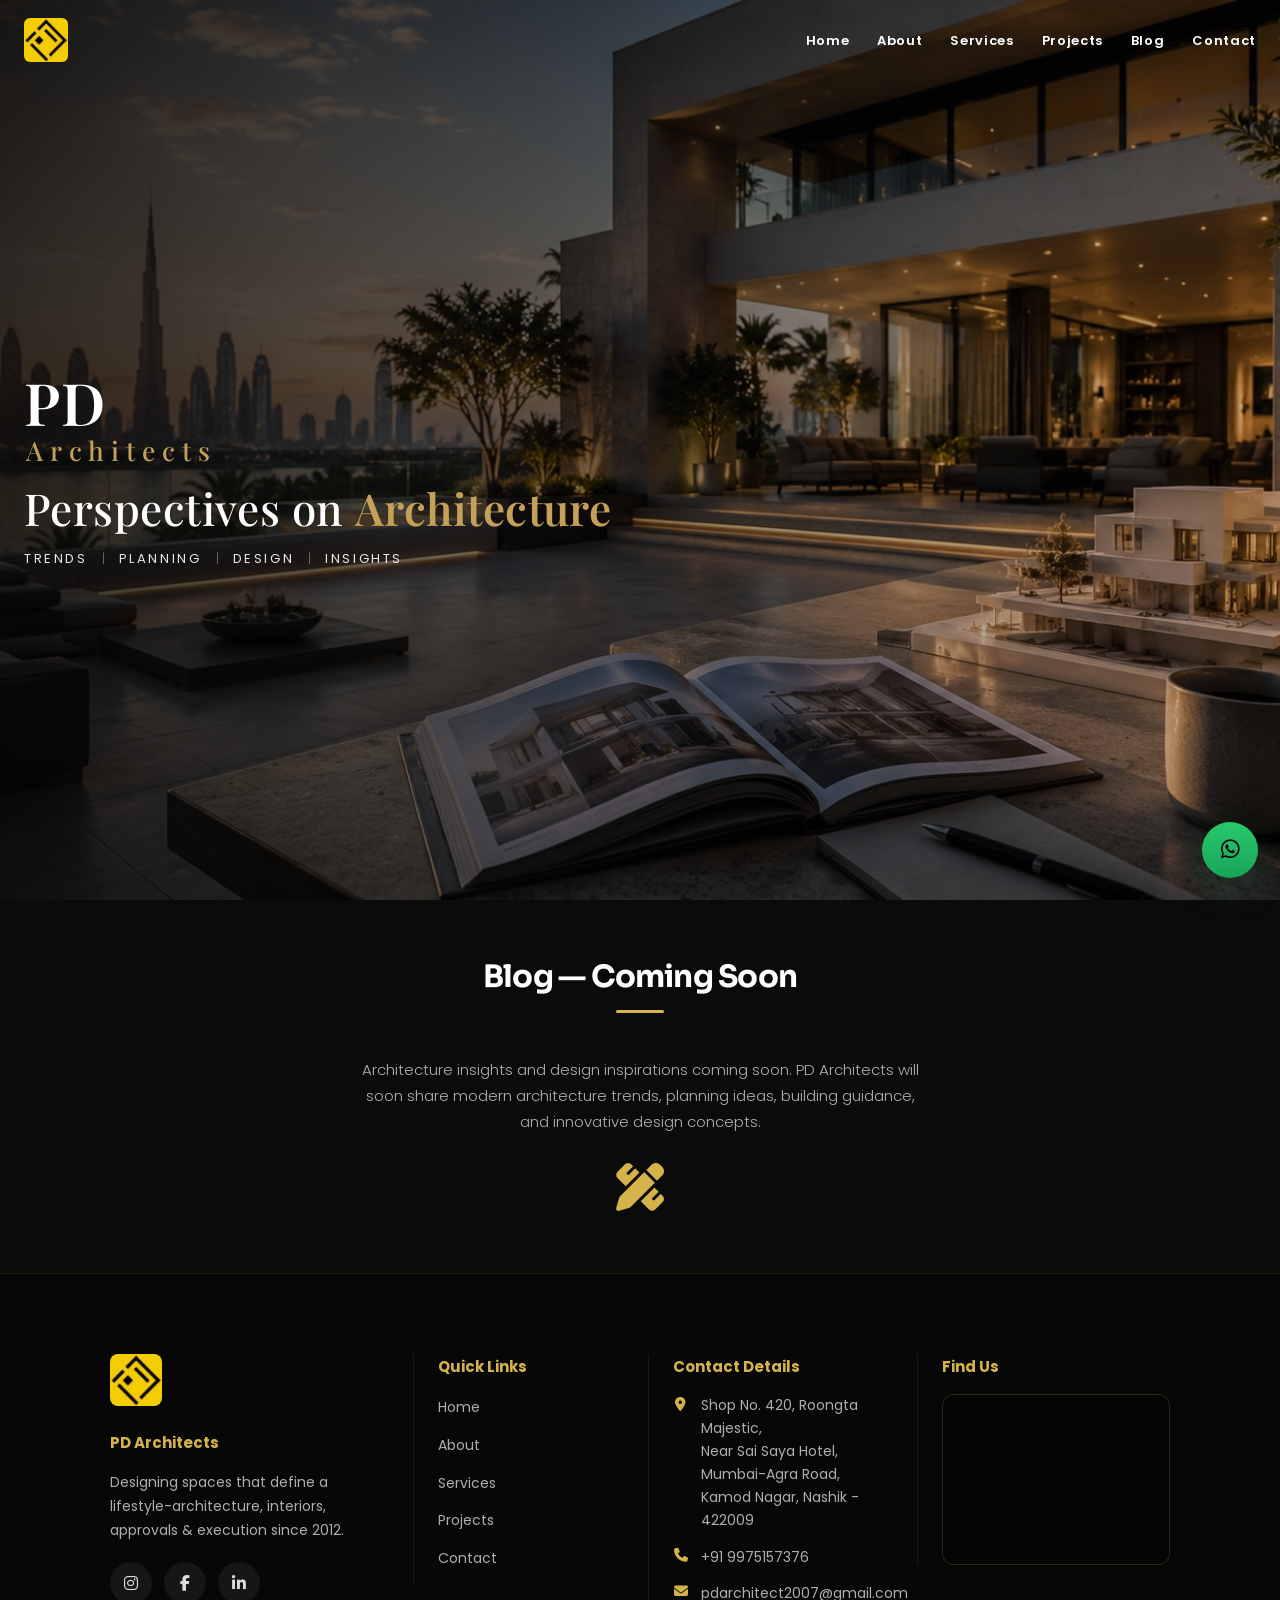
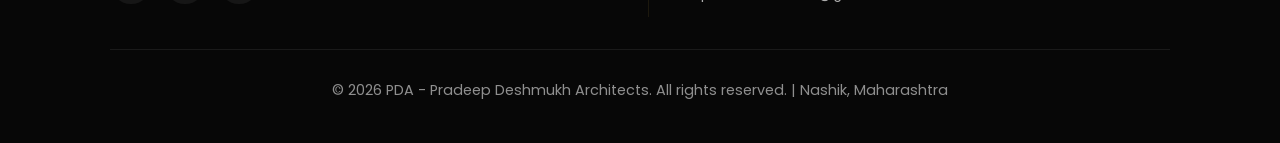
<file: architect-website/blog.html>
<!DOCTYPE html>
<html lang="en">
<head>
    <meta charset="utf-8">
    <meta name="viewport" content="width=device-width, initial-scale=1">
    <title>Blog — PD Architects</title>
    <meta name="description" content="Architecture insights and design inspirations coming soon. PD Architects will share modern architecture trends and planning ideas.">
    <link rel="stylesheet" href="css/style.css">
    <link rel="icon" type="image/webp" href="images/pd-logo.webp" sizes="32x32">
    <link rel="apple-touch-icon" href="images/pd-logo.webp">

    <link href="https://fonts.googleapis.com/css2?family=Poppins:wght@300;400;500;600;700;800&family=Sora:wght@400;500;600;700&display=swap" rel="stylesheet">
    <link rel="stylesheet" href="https://cdnjs.cloudflare.com/ajax/libs/font-awesome/6.5.1/css/all.min.css" />
</head>
<body>
    <header class="header" id="header">
        <nav class="navbar"><div class="navbar-container"><a href="index.html" class="logo-link" aria-label="PD Architects - Home"><img src="images/pd-logo.webp" alt="PD Architects" class="logo-img" width="44" height="44"></a><div class="hamburger" id="hamburger"><span></span><span></span><span></span></div>
            <ul class="nav-menu" id="navMenu">
                    <li class="nav-menu-logo"><a href="index.html" aria-label="PD Architects - Home"><img src="images/pd-logo.webp" alt="" class="logo-img" width="56" height="56"></a></li><li><a href="index.html" class="nav-link">Home</a></li><li><a href="about.html" class="nav-link">About</a></li><li><a href="services.html" class="nav-link">Services</a></li><li><a href="projects.html" class="nav-link">Projects</a></li><li><a href="blog.html" class="nav-link active">Blog</a></li><li><a href="contact-us.html" class="nav-link">Contact</a></li></ul>
        </div></nav>
    </header>

    <section class="hero Page-banner" style="background-image: url('images/Blog-banner.webp');">
        <div class="hero-overlay"></div>
        <div class="hero-content fade-in">
            <div class="hero-brand"><span class="hero-brand-initial">PD</span><span class="hero-brand-name">Architects</span></div>
            <h1 class="hero-title">Perspectives on <span class="hero-accent">Architecture</span></h1>
            <p class="hero-tagline">Trends <span class="hero-sep">|</span> Planning <span class="hero-sep">|</span> Design <span class="hero-sep">|</span> Insights</p>
        </div>
    </section>

    <section class="about" style="padding:60px 0;">
        <div class="container">
            <div class="section-header"><h2 class="section-title">Blog — Coming Soon</h2><div class="title-accent"></div></div>
            <div class="about-content">
                <p class="about-text">Architecture insights and design inspirations coming soon. PD Architects will soon share modern architecture trends, planning ideas, building guidance, and innovative design concepts.</p>
                <div style="text-align:center; margin-top:28px;"><i class="fas fa-pencil-ruler" style="font-size:48px;color:var(--primary-color)"></i></div>
            </div>
        </div>
    </section>

    <footer class="footer">
        <div class="container">
            <div class="footer-content footer-grid">
                <div class="footer-section footer-brand">
                    <a href="index.html" class="footer-logo-link" aria-label="PD Architects - Home">
                        <img src="images/pd-logo.webp" alt="PD Architects" class="footer-logo" width="52" height="52" loading="lazy">
                    </a>
                    <h3>PD Architects</h3>
                    <p>Designing spaces that define a lifestyle-architecture, interiors, approvals &amp; execution since 2012.</p>
                    <div class="footer-social">
                        <div class="social-links">
                            <a href="https://www.instagram.com/_pdarchitects/" target="_blank" rel="noopener noreferrer" aria-label="Instagram"><i class="fab fa-instagram"></i></a>
                            <a href="#" target="_blank" rel="noopener noreferrer" aria-label="Facebook"><i class="fab fa-facebook-f"></i></a>
                            <a href="#" target="_blank" rel="noopener noreferrer" aria-label="LinkedIn"><i class="fab fa-linkedin-in"></i></a>
                        </div>
                    </div>
                </div>
                <div class="footer-section footer-links">
                    <h3>Quick Links</h3>
                    <ul>
                        <li><a href="index.html">Home</a></li>
                        <li><a href="about.html">About</a></li>
                        <li><a href="services.html">Services</a></li>
                        <li><a href="projects.html">Projects</a></li>
                        <li><a href="contact-us.html">Contact</a></li>
                    </ul>
                </div>
                <div class="footer-section footer-contact">
                    <h3>Contact Details</h3>
                    <ul class="footer-contact-list">
                        <li><i class="fas fa-location-dot" aria-hidden="true"></i><span>Shop No. 420, Roongta Majestic,<br>Near Sai Saya Hotel, Mumbai-Agra Road,<br>Kamod Nagar, Nashik - 422009</span></li>
                        <li><i class="fas fa-phone" aria-hidden="true"></i><a href="tel:+919975157376">+91 9975157376</a></li>
                        <li><i class="fas fa-envelope" aria-hidden="true"></i><a href="mailto:pdarchitect2007@gmail.com">pdarchitect2007@gmail.com</a></li>
                    </ul>
                </div>
                <div class="footer-section footer-map">
                    <h3>Find Us</h3>
                    <div class="footer-map-wrap">
                        <iframe src="https://maps.google.com/maps?q=Roongta+Majestic+Kamod+Nagar+Nashik+422009&amp;t=&amp;z=15&amp;ie=UTF8&amp;iwloc=&amp;output=embed" title="PD Architects office location" loading="lazy" referrerpolicy="no-referrer-when-downgrade" allowfullscreen></iframe>
                    </div>
                </div>
            </div>
            <div class="footer-bottom">
                <p>&copy; 2026 PDA - Pradeep Deshmukh Architects. All rights reserved. | Nashik, Maharashtra</p>
            </div>
        </div>
    </footer>

    <a href="https://wa.me/919975157376" class="whatsapp-float" target="_blank" rel="noopener" aria-label="Chat on WhatsApp" role="button"><i class="fab fa-whatsapp" aria-hidden="true"></i></a>
    <script src="js/script.js"></script>
</body>
</html>
</file>
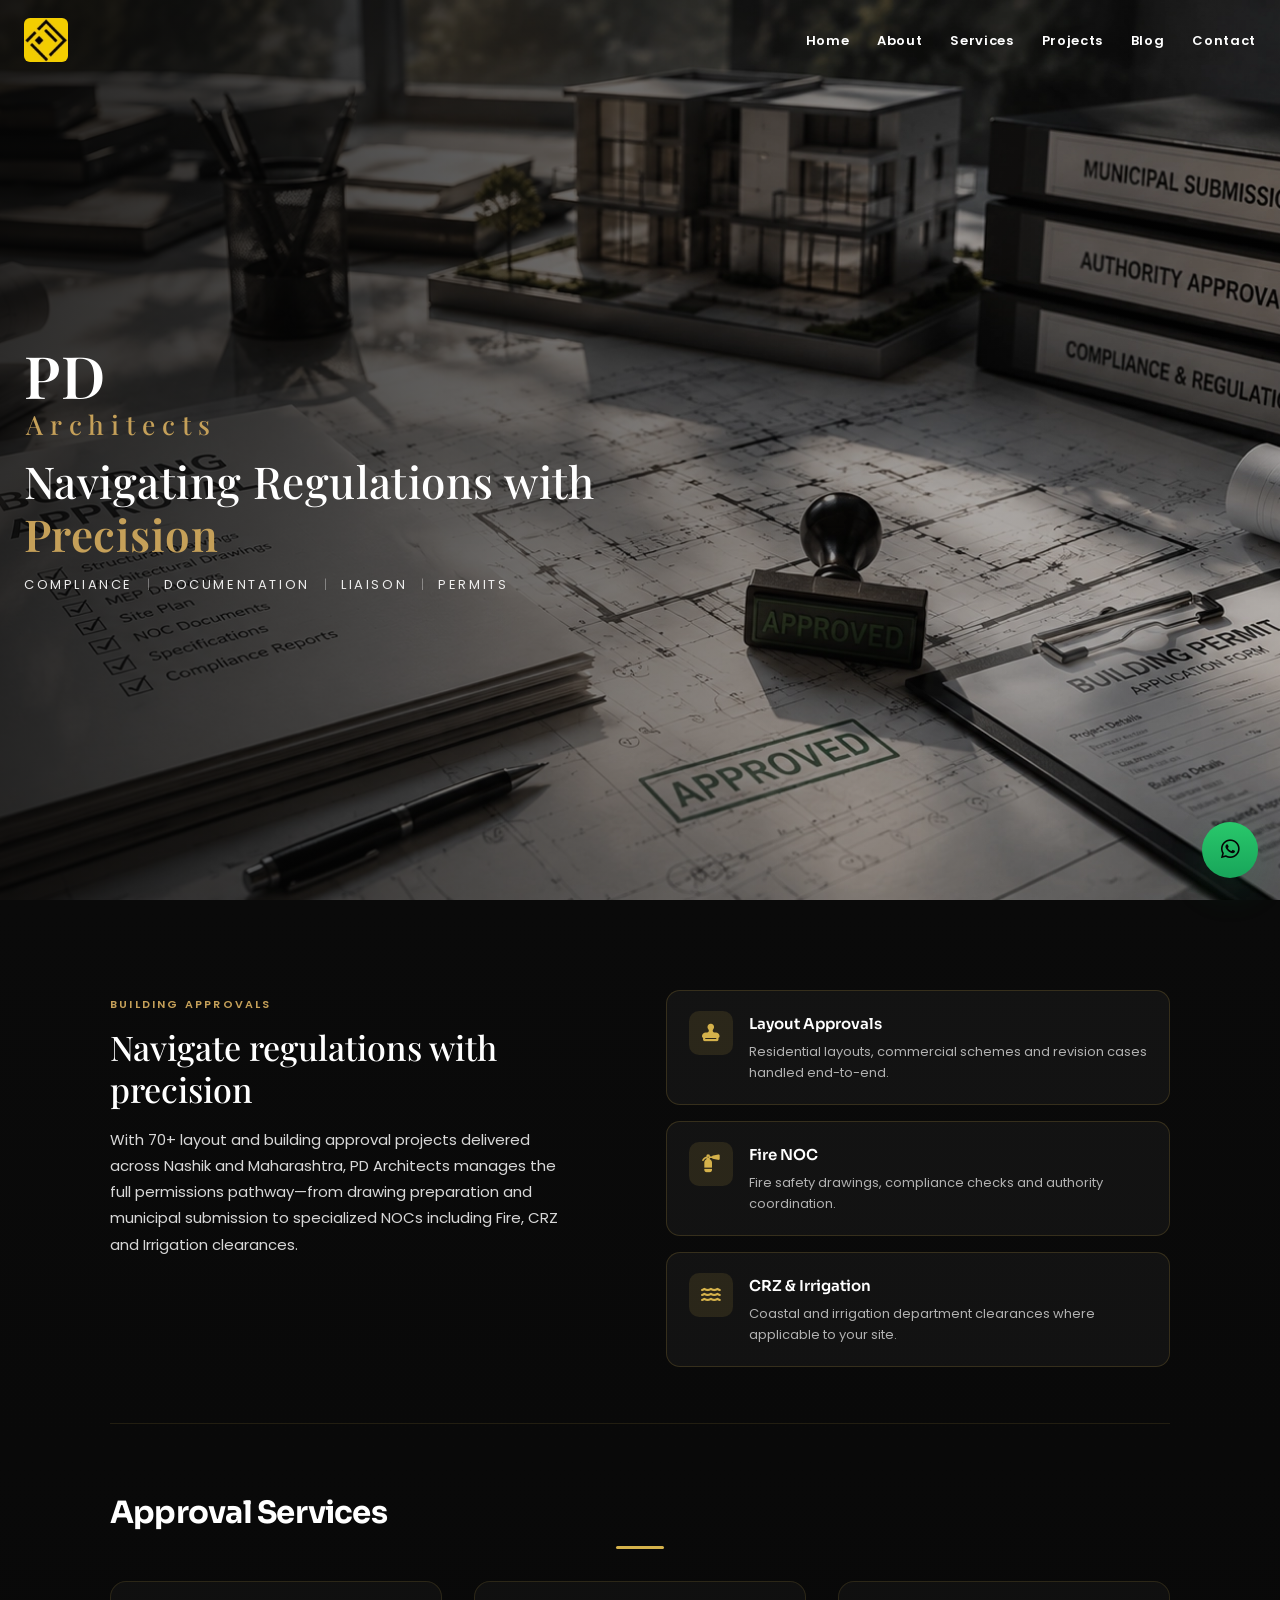
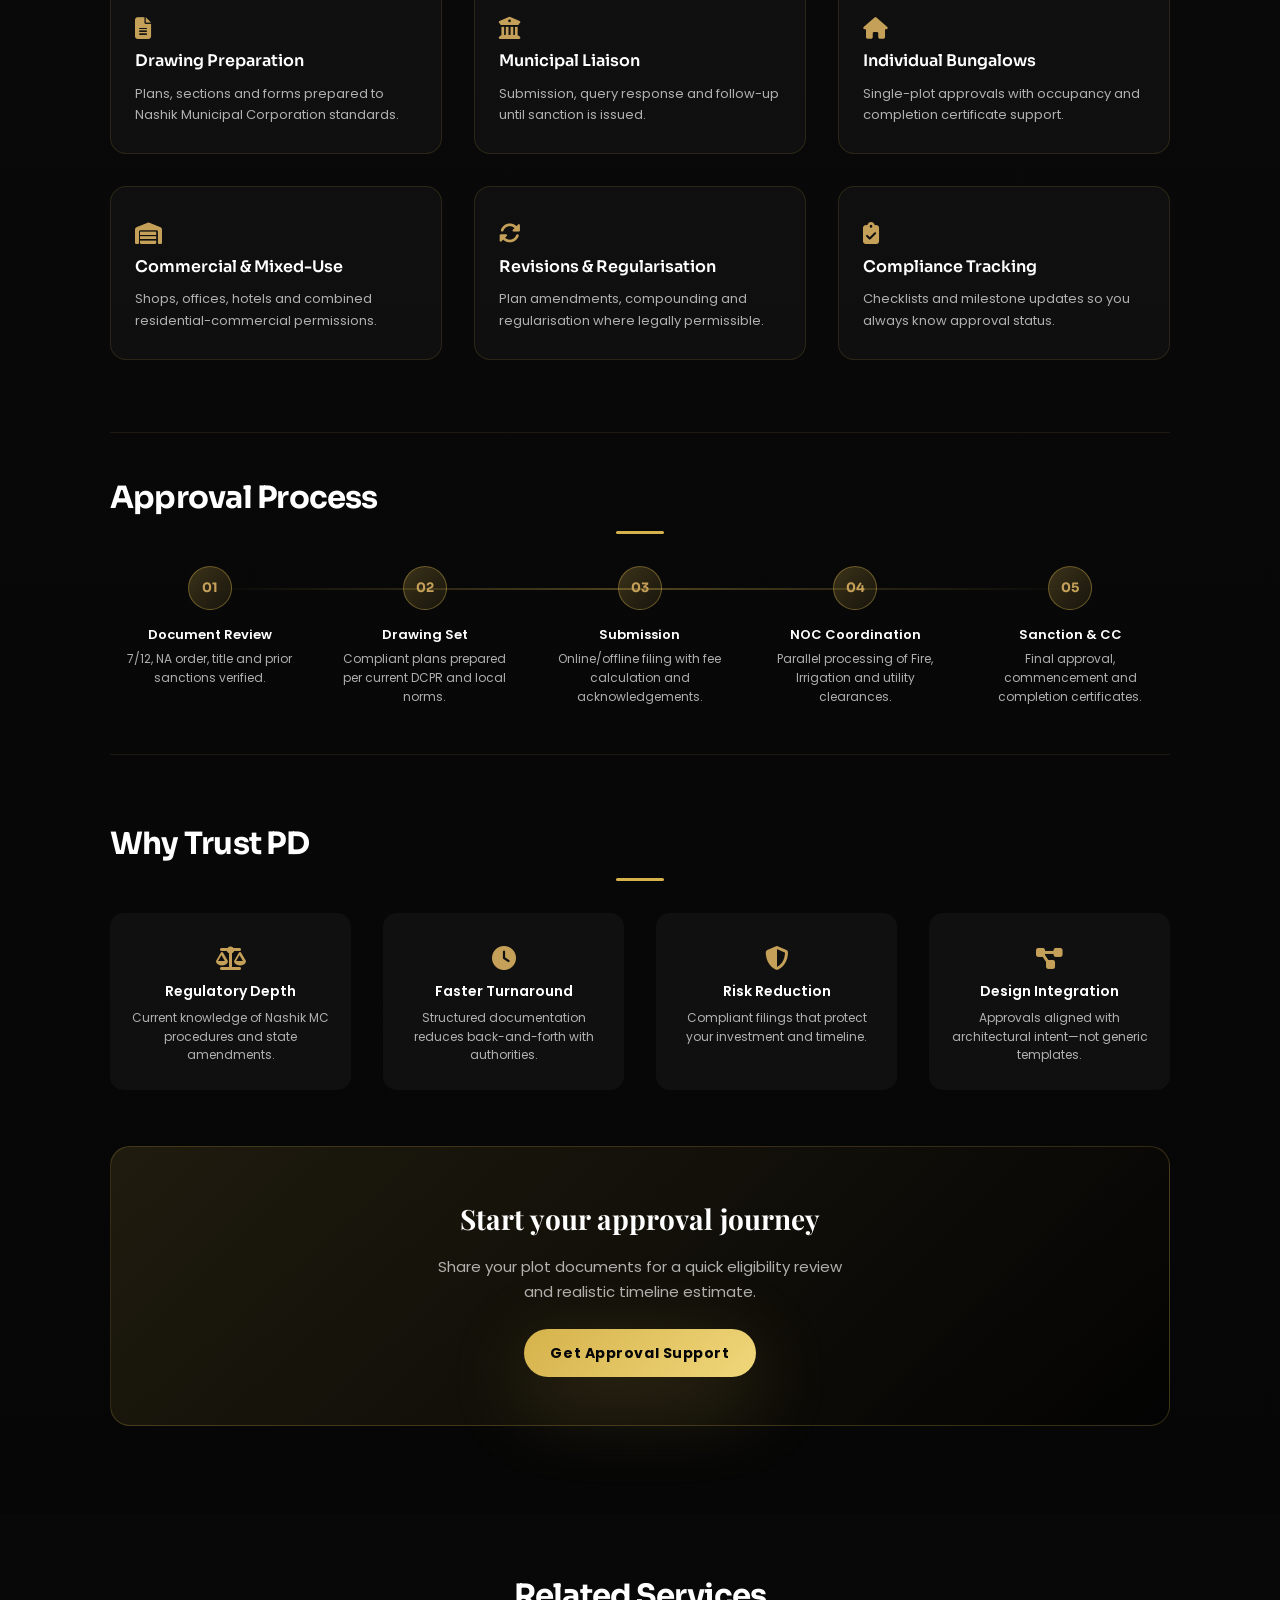
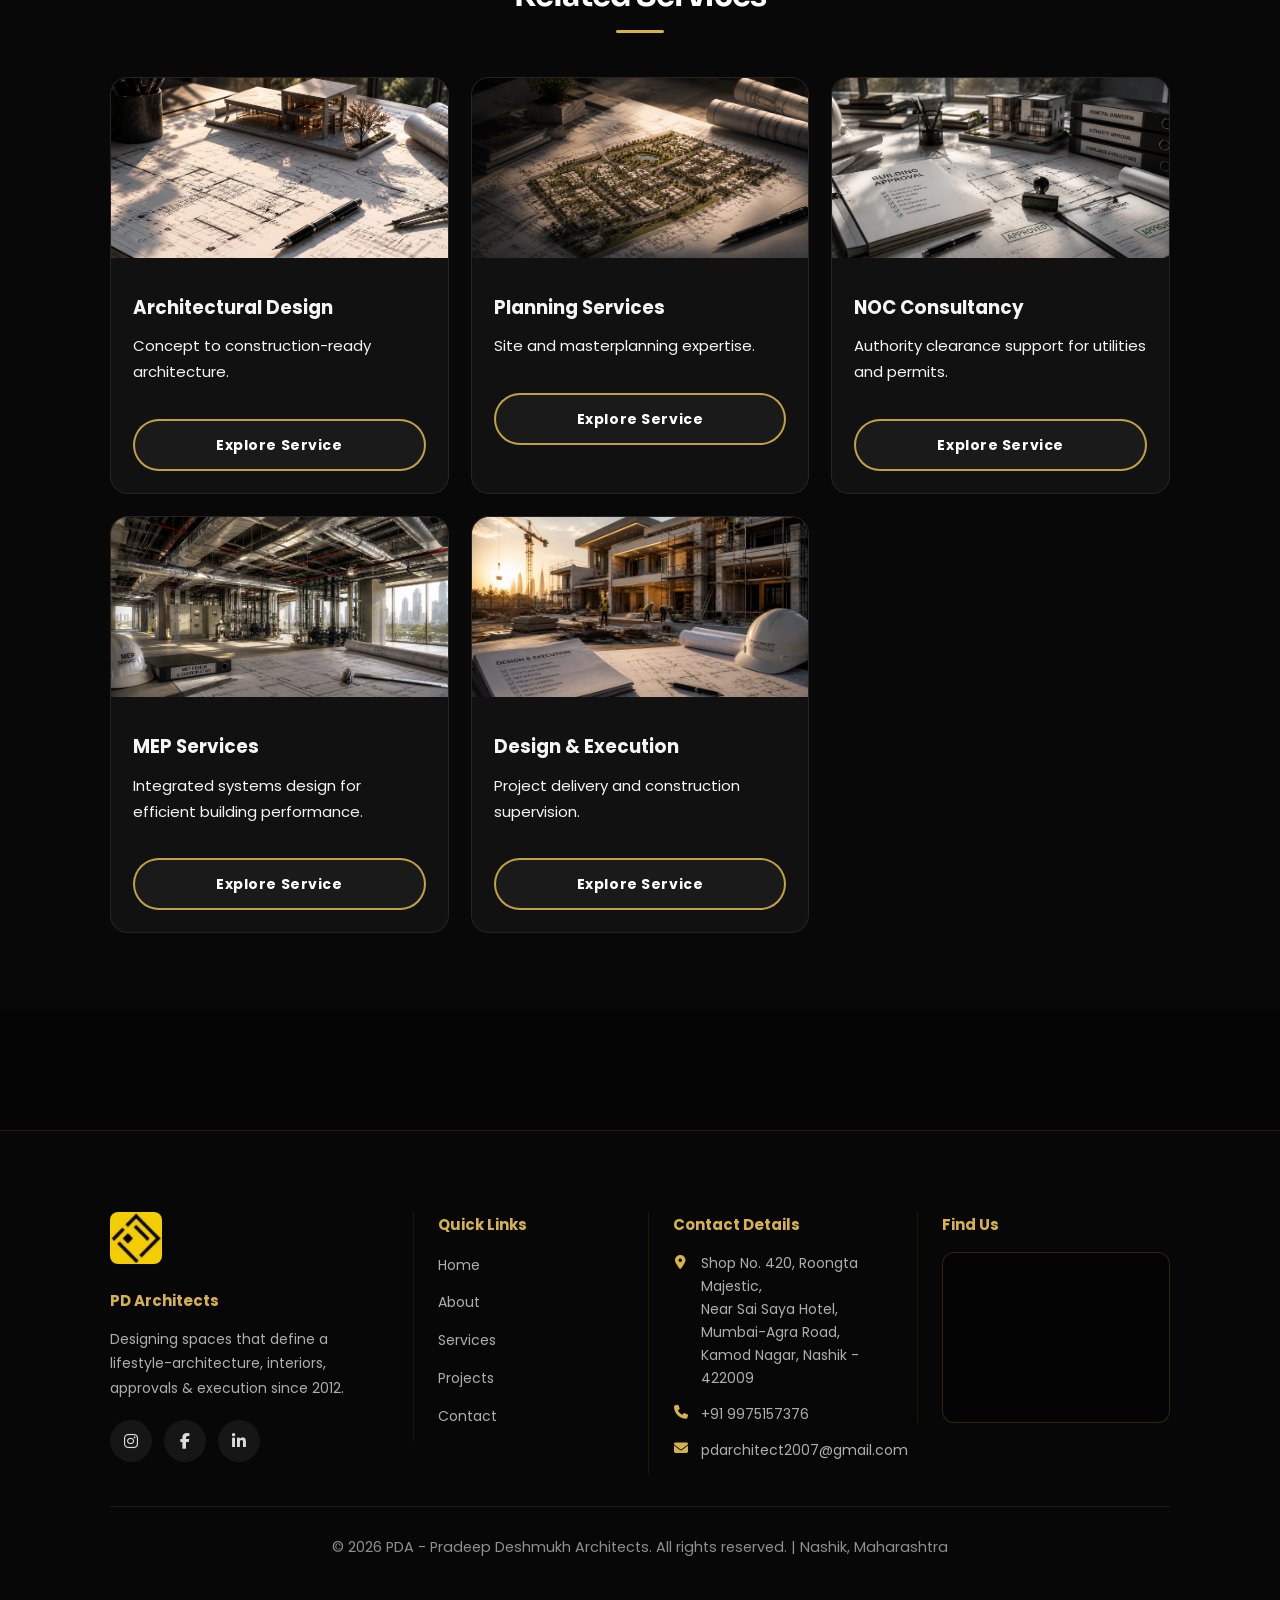
<file: architect-website/building-approval-services.html>
<!DOCTYPE html>
<html lang="en">
<head>
    <meta charset="utf-8">
    <meta name="viewport" content="width=device-width, initial-scale=1">
    <title>Building Approval Services — PD Architects</title>
    <meta name="description" content="Professional building approval services: documentation, permits and authority liaison to expedite your project approvals.">
    <link rel="stylesheet" href="css/style.css">
    <link rel="icon" type="image/webp" href="images/pd-logo.webp" sizes="32x32">
    <link rel="apple-touch-icon" href="images/pd-logo.webp">

    <link href="https://fonts.googleapis.com/css2?family=Poppins:wght@300;400;500;600;700;800&family=Sora:wght@400;500;600;700&display=swap" rel="stylesheet">
    <link rel="stylesheet" href="https://cdnjs.cloudflare.com/ajax/libs/font-awesome/6.5.1/css/all.min.css" />
</head>
<body>
    <header class="header" id="header">
        <nav class="navbar"><div class="navbar-container"><a href="index.html" class="logo-link" aria-label="PD Architects - Home"><img src="images/pd-logo.webp" alt="PD Architects" class="logo-img" width="44" height="44"></a><div class="hamburger" id="hamburger"><span></span><span></span><span></span></div>
            <ul class="nav-menu" id="navMenu">
                    <li class="nav-menu-logo"><a href="index.html" aria-label="PD Architects - Home"><img src="images/pd-logo.webp" alt="" class="logo-img" width="56" height="56"></a></li><li><a href="index.html" class="nav-link">Home</a></li><li><a href="about.html" class="nav-link">About</a></li><li><a href="services.html" class="nav-link">Services</a></li><li><a href="projects.html" class="nav-link">Projects</a></li><li><a href="blog.html" class="nav-link">Blog</a></li><li><a href="contact-us.html" class="nav-link">Contact</a></li></ul>
        </div></nav>
    </header>

    <section class="hero Page-banner" style="background-image: url('images/building-approval-services-banner.webp');">
        <div class="hero-overlay"></div>
        <div class="hero-content fade-in">
            <div class="hero-brand"><span class="hero-brand-initial">PD</span><span class="hero-brand-name">Architects</span></div>
            <h1 class="hero-title">Navigating Regulations with <span class="hero-accent">Precision</span></h1>
            <p class="hero-tagline">Compliance <span class="hero-sep">|</span> Documentation <span class="hero-sep">|</span> Liaison <span class="hero-sep">|</span> Permits</p>
        </div>
    </section>
    <main class="page-main">
    <section class="service-detail">
        <div class="container">
            <div class="svc-intro">
                <div class="svc-intro-text">
                    <span class="svc-eyebrow">Building Approvals</span>
                    <h2 class="svc-heading">Navigate regulations with precision</h2>
                    <p class="svc-lead">With 70+ layout and building approval projects delivered across Nashik and Maharashtra, PD Architects manages the full permissions pathway—from drawing preparation and municipal submission to specialized NOCs including Fire, CRZ and Irrigation clearances.</p>
                </div>
                <div class="svc-highlight-stack">
                    <div class="svc-highlight-card"><span class="svc-icon"><i class="fas fa-stamp"></i></span><div><h4>Layout Approvals</h4><p>Residential layouts, commercial schemes and revision cases handled end-to-end.</p></div></div>
                    <div class="svc-highlight-card"><span class="svc-icon"><i class="fas fa-fire-extinguisher"></i></span><div><h4>Fire NOC</h4><p>Fire safety drawings, compliance checks and authority coordination.</p></div></div>
                    <div class="svc-highlight-card"><span class="svc-icon"><i class="fas fa-water"></i></span><div><h4>CRZ &amp; Irrigation</h4><p>Coastal and irrigation department clearances where applicable to your site.</p></div></div>
                </div>
            </div>
            <div class="section-header"><h2 class="section-title">Approval Services</h2><div class="title-accent"></div></div>
            <div class="svc-features-grid">
                <div class="svc-feature-card"><span class="svc-icon"><i class="fas fa-file-alt"></i></span><h4>Drawing Preparation</h4><p>Plans, sections and forms prepared to Nashik Municipal Corporation standards.</p></div>
                <div class="svc-feature-card"><span class="svc-icon"><i class="fas fa-building-columns"></i></span><h4>Municipal Liaison</h4><p>Submission, query response and follow-up until sanction is issued.</p></div>
                <div class="svc-feature-card"><span class="svc-icon"><i class="fas fa-home"></i></span><h4>Individual Bungalows</h4><p>Single-plot approvals with occupancy and completion certificate support.</p></div>
                <div class="svc-feature-card"><span class="svc-icon"><i class="fas fa-warehouse"></i></span><h4>Commercial &amp; Mixed-Use</h4><p>Shops, offices, hotels and combined residential-commercial permissions.</p></div>
                <div class="svc-feature-card"><span class="svc-icon"><i class="fas fa-rotate"></i></span><h4>Revisions &amp; Regularisation</h4><p>Plan amendments, compounding and regularisation where legally permissible.</p></div>
                <div class="svc-feature-card"><span class="svc-icon"><i class="fas fa-clipboard-check"></i></span><h4>Compliance Tracking</h4><p>Checklists and milestone updates so you always know approval status.</p></div>
            </div>
            <div class="svc-process">
                <div class="section-header"><h2 class="section-title">Approval Process</h2><div class="title-accent"></div></div>
                <div class="svc-timeline">
                    <div class="svc-timeline-step"><span class="svc-step-num">01</span><h4>Document Review</h4><p>7/12, NA order, title and prior sanctions verified.</p></div>
                    <div class="svc-timeline-step"><span class="svc-step-num">02</span><h4>Drawing Set</h4><p>Compliant plans prepared per current DCPR and local norms.</p></div>
                    <div class="svc-timeline-step"><span class="svc-step-num">03</span><h4>Submission</h4><p>Online/offline filing with fee calculation and acknowledgements.</p></div>
                    <div class="svc-timeline-step"><span class="svc-step-num">04</span><h4>NOC Coordination</h4><p>Parallel processing of Fire, Irrigation and utility clearances.</p></div>
                    <div class="svc-timeline-step"><span class="svc-step-num">05</span><h4>Sanction &amp; CC</h4><p>Final approval, commencement and completion certificates.</p></div>
                </div>
            </div>
            <div class="section-header"><h2 class="section-title">Why Trust PD</h2><div class="title-accent"></div></div>
            <div class="svc-why-grid">
                <div class="svc-why-card"><span class="svc-icon"><i class="fas fa-scale-balanced"></i></span><h4>Regulatory Depth</h4><p>Current knowledge of Nashik MC procedures and state amendments.</p></div>
                <div class="svc-why-card"><span class="svc-icon"><i class="fas fa-clock"></i></span><h4>Faster Turnaround</h4><p>Structured documentation reduces back-and-forth with authorities.</p></div>
                <div class="svc-why-card"><span class="svc-icon"><i class="fas fa-shield-halved"></i></span><h4>Risk Reduction</h4><p>Compliant filings that protect your investment and timeline.</p></div>
                <div class="svc-why-card"><span class="svc-icon"><i class="fas fa-diagram-project"></i></span><h4>Design Integration</h4><p>Approvals aligned with architectural intent—not generic templates.</p></div>
            </div>
            <div class="svc-cta">
                <h3>Start your approval journey</h3>
                <p>Share your plot documents for a quick eligibility review and realistic timeline estimate.</p>
                <a href="contact-us.html" class="btn btn-primary">Get Approval Support</a>
            </div>
        </div>
    </section>

    <section class="related-services">
        <div class="container">
            <div class="section-header"><h2 class="section-title">Related Services</h2><div class="title-accent"></div></div>
            <div class="related-grid">
                <a class="related-card" href="architectural-design.html">
                    <div class="related-thumb"><img src="images/Service-Architectural-Design-banner.webp" alt="Architectural Design"></div>
                    <div class="related-body"><h3>Architectural Design</h3><p>Concept to construction-ready architecture.</p></div>
                    <div class="btn btn-secondary">Explore Service</div>
                </a>
                <a class="related-card" href="planning-services.html">
                    <div class="related-thumb"><img src="images/planning-services-banner.webp" alt="Planning Services"></div>
                    <div class="related-body"><h3>Planning Services</h3><p>Site and masterplanning expertise.</p></div>
                    <div class="btn btn-secondary">Explore Service</div>
                </a>
                <a class="related-card" href="noc-consultancy.html">
                    <div class="related-thumb"><img src="images/noc-consultancy-banner.webp" alt="NOC Consultancy"></div>
                    <div class="related-body"><h3>NOC Consultancy</h3><p>Authority clearance support for utilities and permits.</p></div>
                    <div class="btn btn-secondary">Explore Service</div>
                </a>
                <a class="related-card" href="mep-services.html">
                    <div class="related-thumb"><img src="images/mep-services-banner.webp" alt="MEP Services"></div>
                    <div class="related-body"><h3>MEP Services</h3><p>Integrated systems design for efficient building performance.</p></div>
                    <div class="btn btn-secondary">Explore Service</div>
                </a>
                <a class="related-card" href="design-execution.html">
                    <div class="related-thumb"><img src="images/design-execution-banner.webp" alt="Design & Execution"></div>
                    <div class="related-body"><h3>Design & Execution</h3><p>Project delivery and construction supervision.</p></div>
                    <div class="btn btn-secondary">Explore Service</div>
                </a>
            </div>
        </div>
    </section>

    </main>

    <footer class="footer">
        <div class="container">
            <div class="footer-content footer-grid">
                <div class="footer-section footer-brand">
                    <a href="index.html" class="footer-logo-link" aria-label="PD Architects - Home">
                        <img src="images/pd-logo.webp" alt="PD Architects" class="footer-logo" width="52" height="52" loading="lazy">
                    </a>
                    <h3>PD Architects</h3>
                    <p>Designing spaces that define a lifestyle-architecture, interiors, approvals &amp; execution since 2012.</p>
                    <div class="footer-social">
                        <div class="social-links">
                            <a href="https://www.instagram.com/_pdarchitects/" target="_blank" rel="noopener noreferrer" aria-label="Instagram"><i class="fab fa-instagram"></i></a>
                            <a href="#" target="_blank" rel="noopener noreferrer" aria-label="Facebook"><i class="fab fa-facebook-f"></i></a>
                            <a href="#" target="_blank" rel="noopener noreferrer" aria-label="LinkedIn"><i class="fab fa-linkedin-in"></i></a>
                        </div>
                    </div>
                </div>
                <div class="footer-section footer-links">
                    <h3>Quick Links</h3>
                    <ul>
                        <li><a href="index.html">Home</a></li>
                        <li><a href="about.html">About</a></li>
                        <li><a href="services.html">Services</a></li>
                        <li><a href="projects.html">Projects</a></li>
                        <li><a href="contact-us.html">Contact</a></li>
                    </ul>
                </div>
                <div class="footer-section footer-contact">
                    <h3>Contact Details</h3>
                    <ul class="footer-contact-list">
                        <li><i class="fas fa-location-dot" aria-hidden="true"></i><span>Shop No. 420, Roongta Majestic,<br>Near Sai Saya Hotel, Mumbai-Agra Road,<br>Kamod Nagar, Nashik - 422009</span></li>
                        <li><i class="fas fa-phone" aria-hidden="true"></i><a href="tel:+919975157376">+91 9975157376</a></li>
                        <li><i class="fas fa-envelope" aria-hidden="true"></i><a href="mailto:pdarchitect2007@gmail.com">pdarchitect2007@gmail.com</a></li>
                    </ul>
                </div>
                <div class="footer-section footer-map">
                    <h3>Find Us</h3>
                    <div class="footer-map-wrap">
                        <iframe src="https://maps.google.com/maps?q=Roongta+Majestic+Kamod+Nagar+Nashik+422009&amp;t=&amp;z=15&amp;ie=UTF8&amp;iwloc=&amp;output=embed" title="PD Architects office location" loading="lazy" referrerpolicy="no-referrer-when-downgrade" allowfullscreen></iframe>
                    </div>
                </div>
            </div>
            <div class="footer-bottom">
                <p>&copy; 2026 PDA - Pradeep Deshmukh Architects. All rights reserved. | Nashik, Maharashtra</p>
            </div>
        </div>
    </footer>

    <a href="https://wa.me/919975157376" class="whatsapp-float" target="_blank" rel="noopener" aria-label="Chat on WhatsApp" role="button"><i class="fab fa-whatsapp" aria-hidden="true"></i></a>

    <script src="js/script.js"></script>
</body>
</html>
</file>
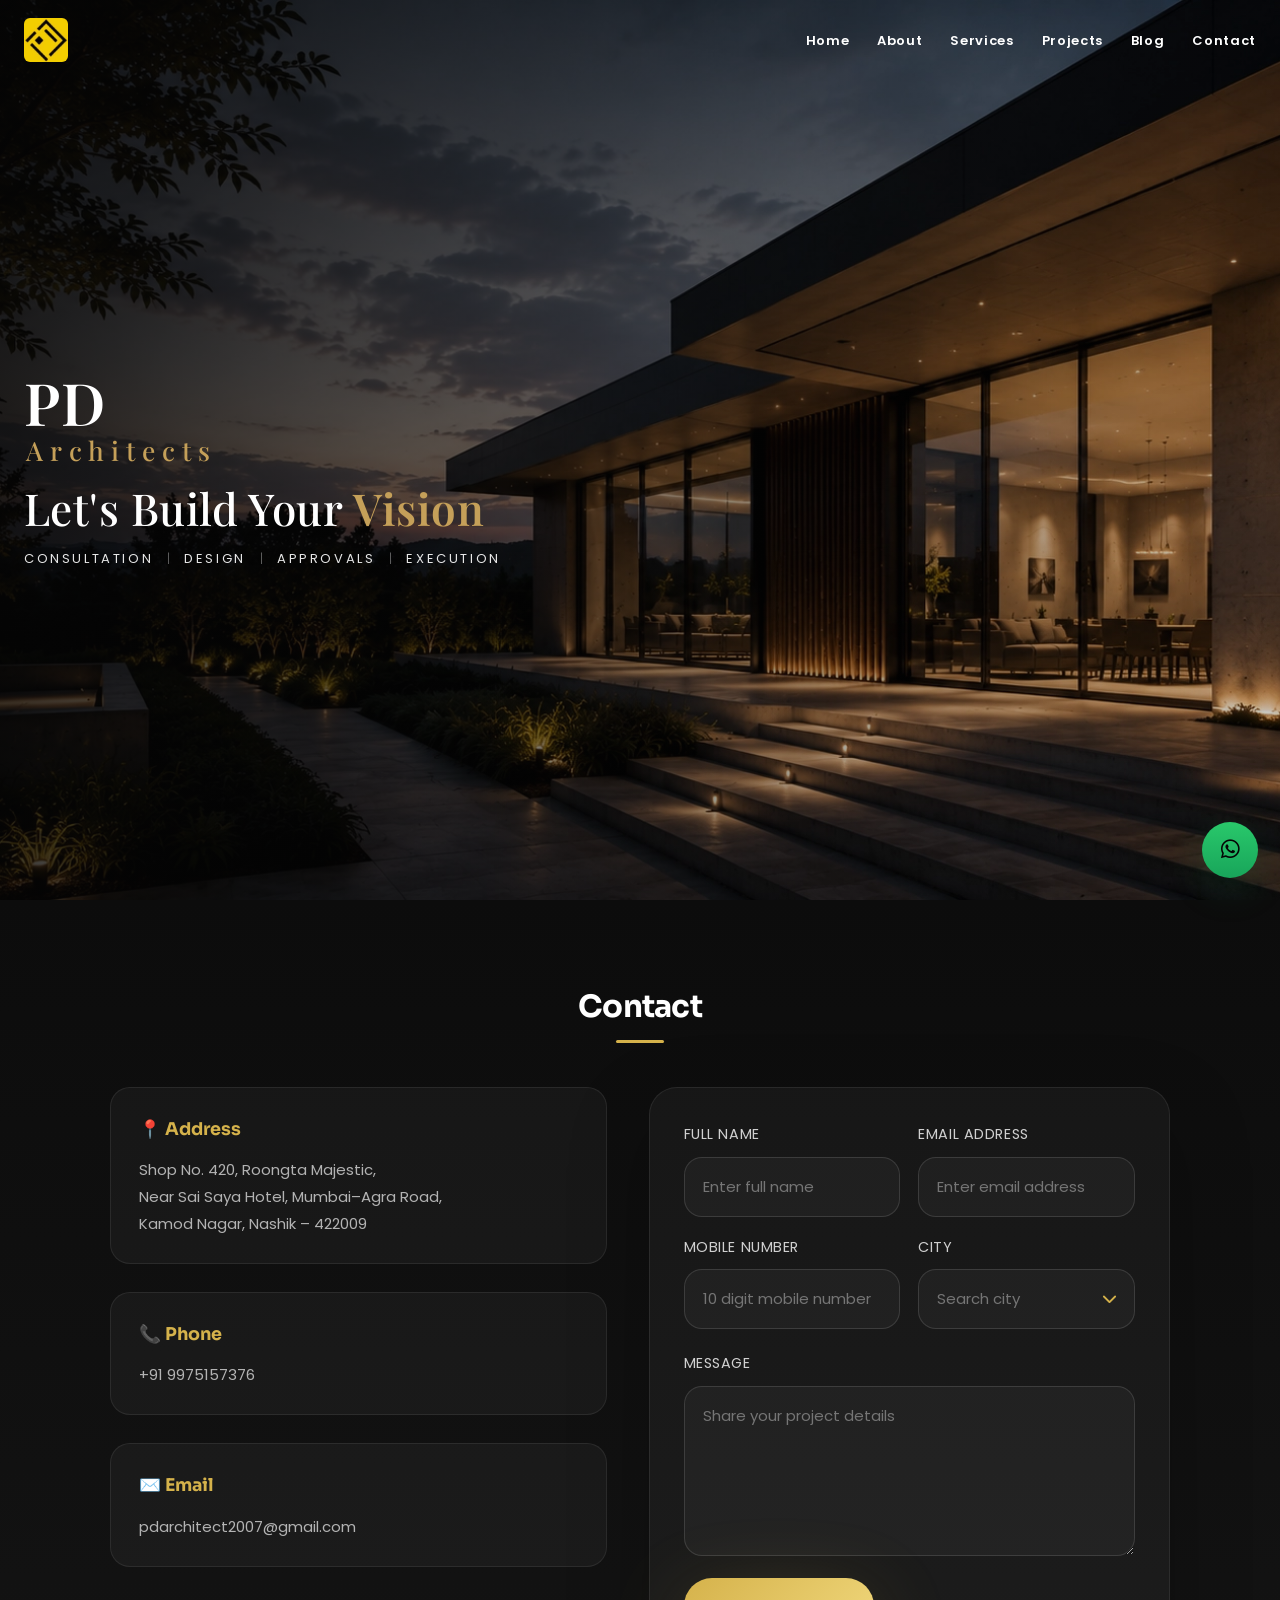
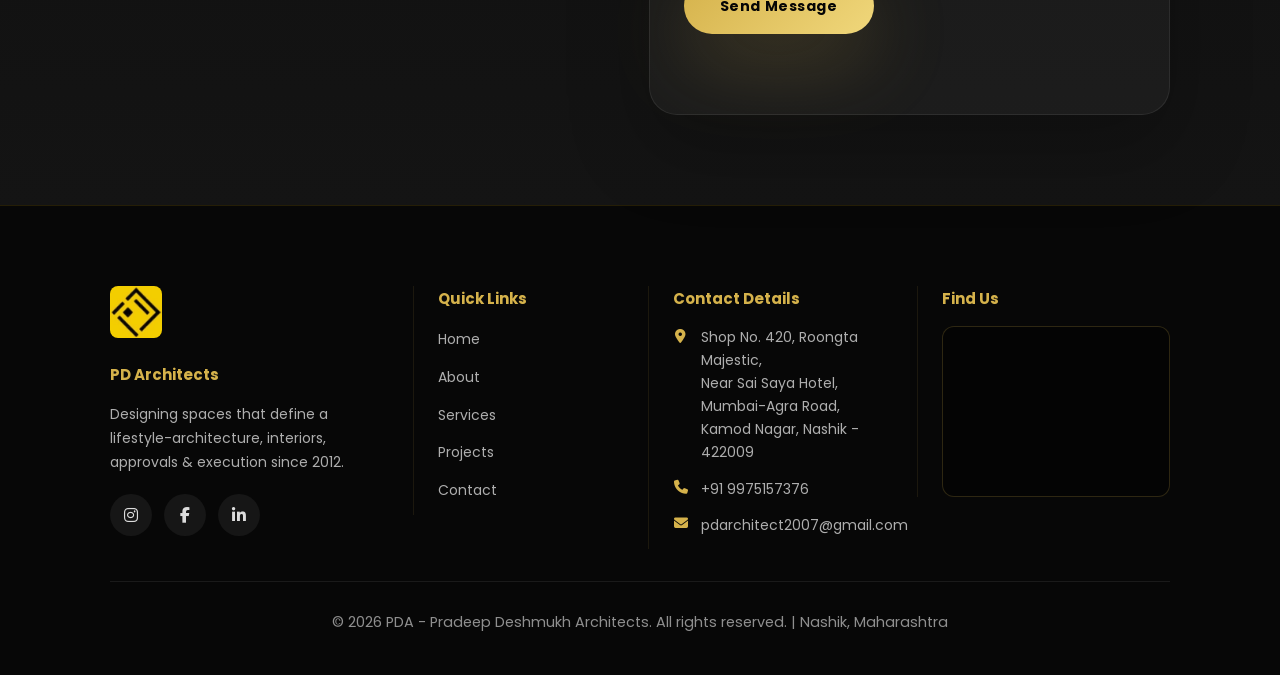
<file: architect-website/contact-us.html>
<!DOCTYPE html>
<html lang="en">
<head>
    <meta charset="utf-8">
    <meta name="viewport" content="width=device-width, initial-scale=1">
    <title>Contact Us — PD Architects</title>
    <meta name="description" content="Contact PD Architects for consultations on architectural design, planning, approvals and project execution.">
    <link rel="stylesheet" href="css/style.css">
    <link rel="icon" type="image/webp" href="images/pd-logo.webp" sizes="32x32">
    <link rel="apple-touch-icon" href="images/pd-logo.webp">

    <link href="https://fonts.googleapis.com/css2?family=Poppins:wght@300;400;500;600;700;800&family=Sora:wght@400;500;600;700&display=swap" rel="stylesheet">
    <link rel="stylesheet" href="https://cdnjs.cloudflare.com/ajax/libs/font-awesome/6.5.1/css/all.min.css" />
</head>
<body>
    <header class="header" id="header">
        <nav class="navbar"><div class="navbar-container"><a href="index.html" class="logo-link" aria-label="PD Architects - Home"><img src="images/pd-logo.webp" alt="PD Architects" class="logo-img" width="44" height="44"></a><div class="hamburger" id="hamburger"><span></span><span></span><span></span></div>
            <ul class="nav-menu" id="navMenu">
                    <li class="nav-menu-logo"><a href="index.html" aria-label="PD Architects - Home"><img src="images/pd-logo.webp" alt="" class="logo-img" width="56" height="56"></a></li><li><a href="index.html" class="nav-link">Home</a></li><li><a href="about.html" class="nav-link">About</a></li><li><a href="services.html" class="nav-link">Services</a></li><li><a href="projects.html" class="nav-link">Projects</a></li><li><a href="blog.html" class="nav-link">Blog</a></li><li><a href="contact-us.html" class="nav-link active">Contact</a></li></ul>
        </div></nav>
    </header>

    <section class="hero Page-banner" style="background-image: url('images/Service-main-banner.webp');">
        <div class="hero-overlay"></div>
        <div class="hero-content fade-in">
            <div class="hero-brand"><span class="hero-brand-initial">PD</span><span class="hero-brand-name">Architects</span></div>
            <h1 class="hero-title">Let's Build Your <span class="hero-accent">Vision</span></h1>
            <p class="hero-tagline">Consultation <span class="hero-sep">|</span> Design <span class="hero-sep">|</span> Approvals <span class="hero-sep">|</span> Execution</p>
        </div>
    </section>

    <section class="contact">
        <div class="container">
            <div class="section-header"><h2 class="section-title">Contact</h2><div class="title-accent"></div></div>
            <div class="contact-wrapper">
                <div class="contact-info">
                    <div class="info-item"><h3>📍 Address</h3><p>Shop No. 420, Roongta Majestic,<br>Near Sai Saya Hotel, Mumbai–Agra Road,<br>Kamod Nagar, Nashik – 422009</p></div>
                    <div class="info-item"><h3>📞 Phone</h3><p><a href="tel:+919975157376">+91 9975157376</a></p></div>
                    <div class="info-item"><h3>✉️ Email</h3><p><a href="mailto:pdarchitect2007@gmail.com">pdarchitect2007@gmail.com</a></p></div>
                </div>
                <div class="contact-block">
                    <form class="contact-form" id="contactForm" autocomplete="off" novalidate>
                        <input type="text" name="prevent_autofill" id="prevent_autofill" autocomplete="off" style="position:absolute; left:-9999px; top:auto; width:1px; height:1px; opacity:0;" aria-hidden="true" />
                        <div class="form-grid">
                            <div class="form-group"><label for="fullName">Full Name</label><input id="fullName" name="fullNameField" type="text" placeholder="Enter full name" required autocomplete="off"></div>
                            <div class="form-group"><label for="email">Email Address</label><input id="email" name="emailField" type="email" placeholder="Enter email address" required autocomplete="off"></div>
                            <div class="form-group"><label for="mobile">Mobile Number</label><input id="mobile" name="mobileField" type="tel" placeholder="10 digit mobile number" maxlength="10" required autocomplete="off"></div>
                            <div class="form-group"><label for="citySearch">City</label><div class="custom-select-container"><input id="citySearch" type="text" placeholder="Search city" autocomplete="off"><span class="select-icon"><i class="fas fa-chevron-down"></i></span><ul class="custom-select-list" id="cityList" role="listbox"></ul></div><input type="hidden" id="city" name="cityField"></div>
                        </div>
                        <div class="form-group full-width"><label for="message">Message</label><textarea id="message" name="messageField" placeholder="Share your project details" rows="5" required autocomplete="off"></textarea></div>
                        <button type="submit" class="btn btn-primary"><span class="btn-text">Send Message</span><span class="btn-loader" aria-hidden="true"></span></button>
                        <div class="form-feedback" id="formFeedback" aria-live="polite"></div>
                    </form>
                </div>
            </div>
        </div>
    </section>

    <footer class="footer">
        <div class="container">
            <div class="footer-content footer-grid">
                <div class="footer-section footer-brand">
                    <a href="index.html" class="footer-logo-link" aria-label="PD Architects - Home">
                        <img src="images/pd-logo.webp" alt="PD Architects" class="footer-logo" width="52" height="52" loading="lazy">
                    </a>
                    <h3>PD Architects</h3>
                    <p>Designing spaces that define a lifestyle-architecture, interiors, approvals &amp; execution since 2012.</p>
                    <div class="footer-social">
                        <div class="social-links">
                            <a href="https://www.instagram.com/_pdarchitects/" target="_blank" rel="noopener noreferrer" aria-label="Instagram"><i class="fab fa-instagram"></i></a>
                            <a href="#" target="_blank" rel="noopener noreferrer" aria-label="Facebook"><i class="fab fa-facebook-f"></i></a>
                            <a href="#" target="_blank" rel="noopener noreferrer" aria-label="LinkedIn"><i class="fab fa-linkedin-in"></i></a>
                        </div>
                    </div>
                </div>
                <div class="footer-section footer-links">
                    <h3>Quick Links</h3>
                    <ul>
                        <li><a href="index.html">Home</a></li>
                        <li><a href="about.html">About</a></li>
                        <li><a href="services.html">Services</a></li>
                        <li><a href="projects.html">Projects</a></li>
                        <li><a href="contact-us.html">Contact</a></li>
                    </ul>
                </div>
                <div class="footer-section footer-contact">
                    <h3>Contact Details</h3>
                    <ul class="footer-contact-list">
                        <li><i class="fas fa-location-dot" aria-hidden="true"></i><span>Shop No. 420, Roongta Majestic,<br>Near Sai Saya Hotel, Mumbai-Agra Road,<br>Kamod Nagar, Nashik - 422009</span></li>
                        <li><i class="fas fa-phone" aria-hidden="true"></i><a href="tel:+919975157376">+91 9975157376</a></li>
                        <li><i class="fas fa-envelope" aria-hidden="true"></i><a href="mailto:pdarchitect2007@gmail.com">pdarchitect2007@gmail.com</a></li>
                    </ul>
                </div>
                <div class="footer-section footer-map">
                    <h3>Find Us</h3>
                    <div class="footer-map-wrap">
                        <iframe src="https://maps.google.com/maps?q=Roongta+Majestic+Kamod+Nagar+Nashik+422009&amp;t=&amp;z=15&amp;ie=UTF8&amp;iwloc=&amp;output=embed" title="PD Architects office location" loading="lazy" referrerpolicy="no-referrer-when-downgrade" allowfullscreen></iframe>
                    </div>
                </div>
            </div>
            <div class="footer-bottom">
                <p>&copy; 2026 PDA - Pradeep Deshmukh Architects. All rights reserved. | Nashik, Maharashtra</p>
            </div>
        </div>
    </footer>

    <a href="https://wa.me/919975157376" class="whatsapp-float" target="_blank" rel="noopener" aria-label="Chat on WhatsApp" role="button"><i class="fab fa-whatsapp" aria-hidden="true"></i></a>
    <script src="js/script.js"></script>
</body>
</html>
</file>
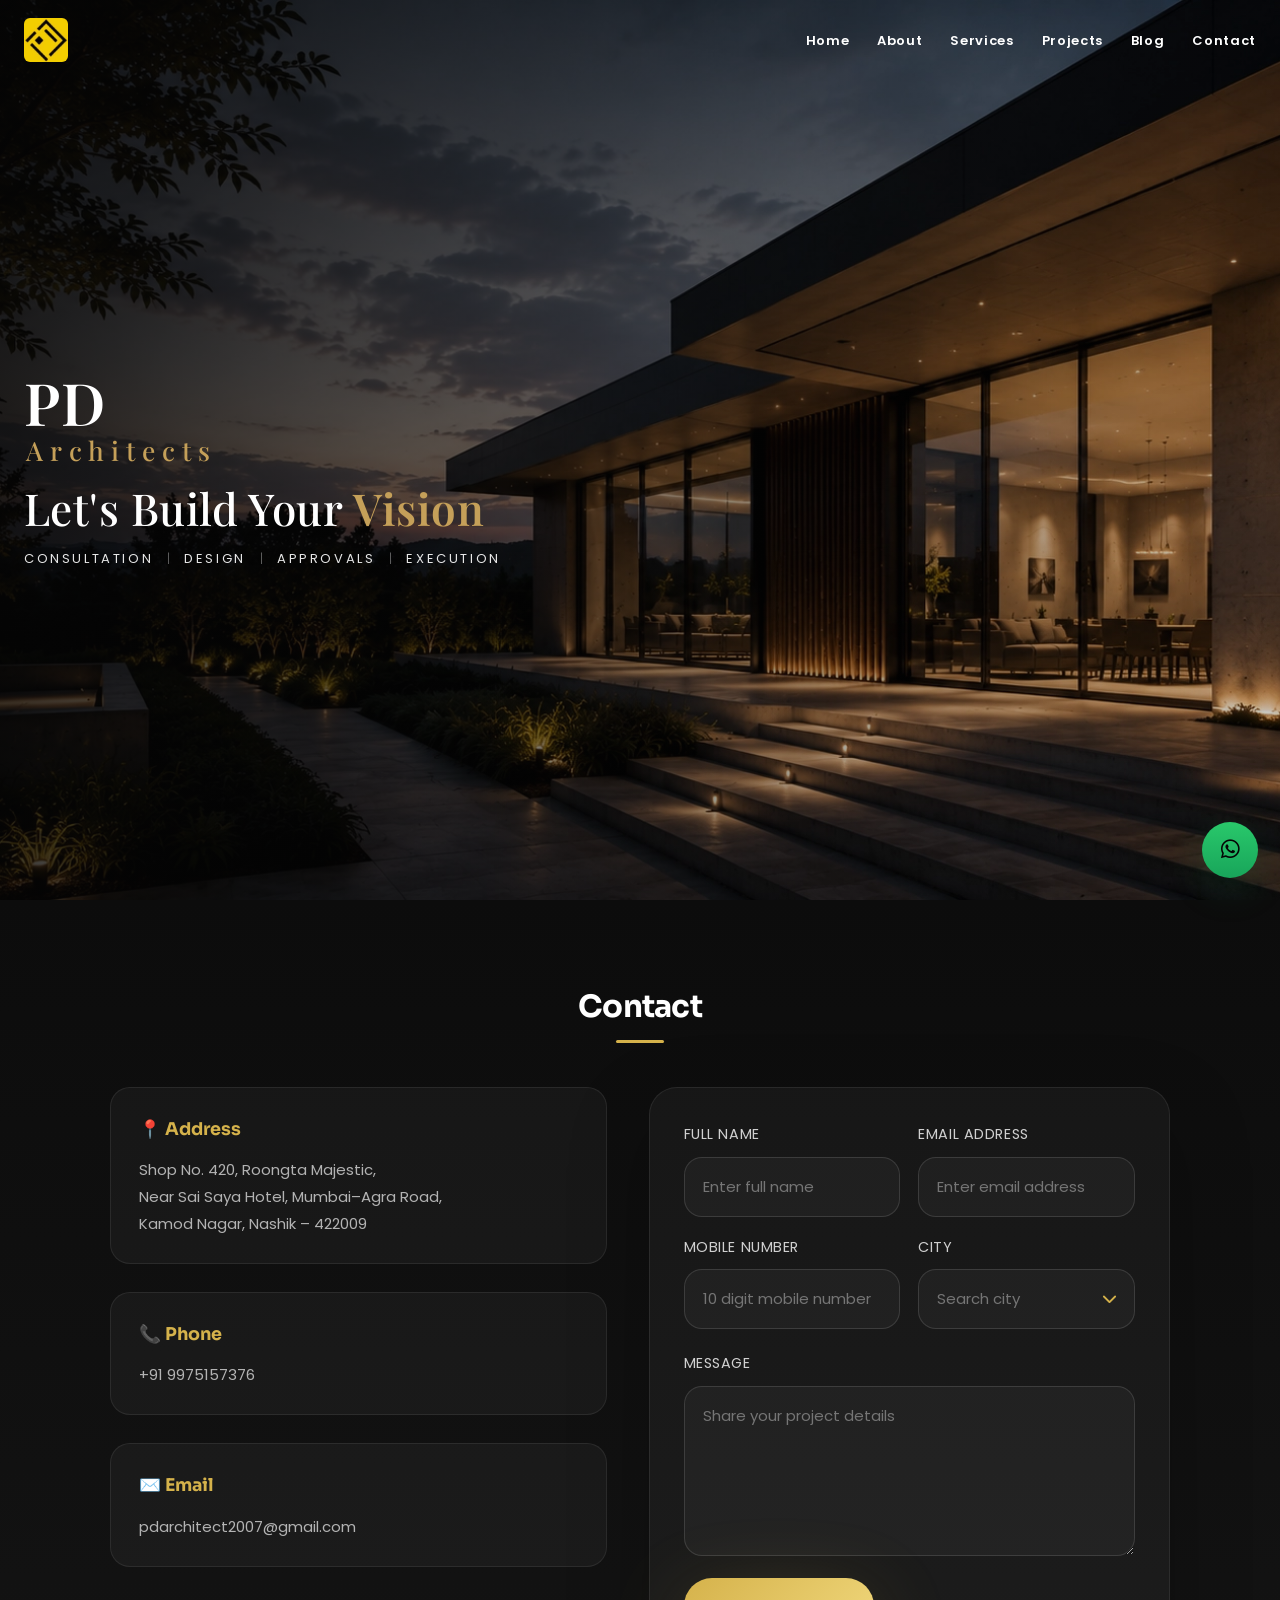
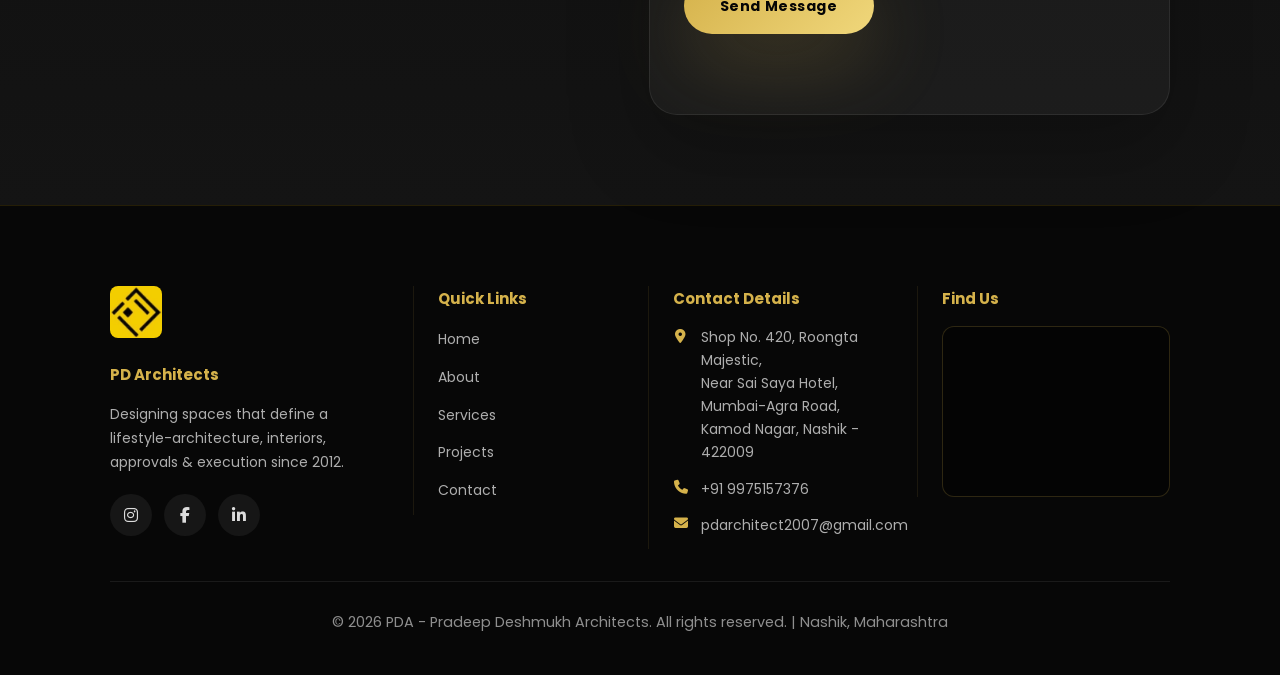
<file: architect-website/contact.html>
<!DOCTYPE html>
<html lang="en">
<head>
    <meta charset="UTF-8">
    <meta name="viewport" content="width=device-width, initial-scale=1.0">
    <meta name="description" content="Contact PD Architects for architectural design, planning and approvals in Nashik.">
    <title>Contact — PD Architects</title>
    <link rel="stylesheet" href="css/style.css">
    <link rel="icon" type="image/webp" href="images/pd-logo.webp" sizes="32x32">
    <link rel="apple-touch-icon" href="images/pd-logo.webp">
</head>
<body>
    <p style="text-align:center;padding:2rem;"><a href="contact-us.html">Go to the main contact page</a> for PD Architects.</p>
    <script>window.location.replace('contact-us.html');</script>
</body>
</html>
</file>
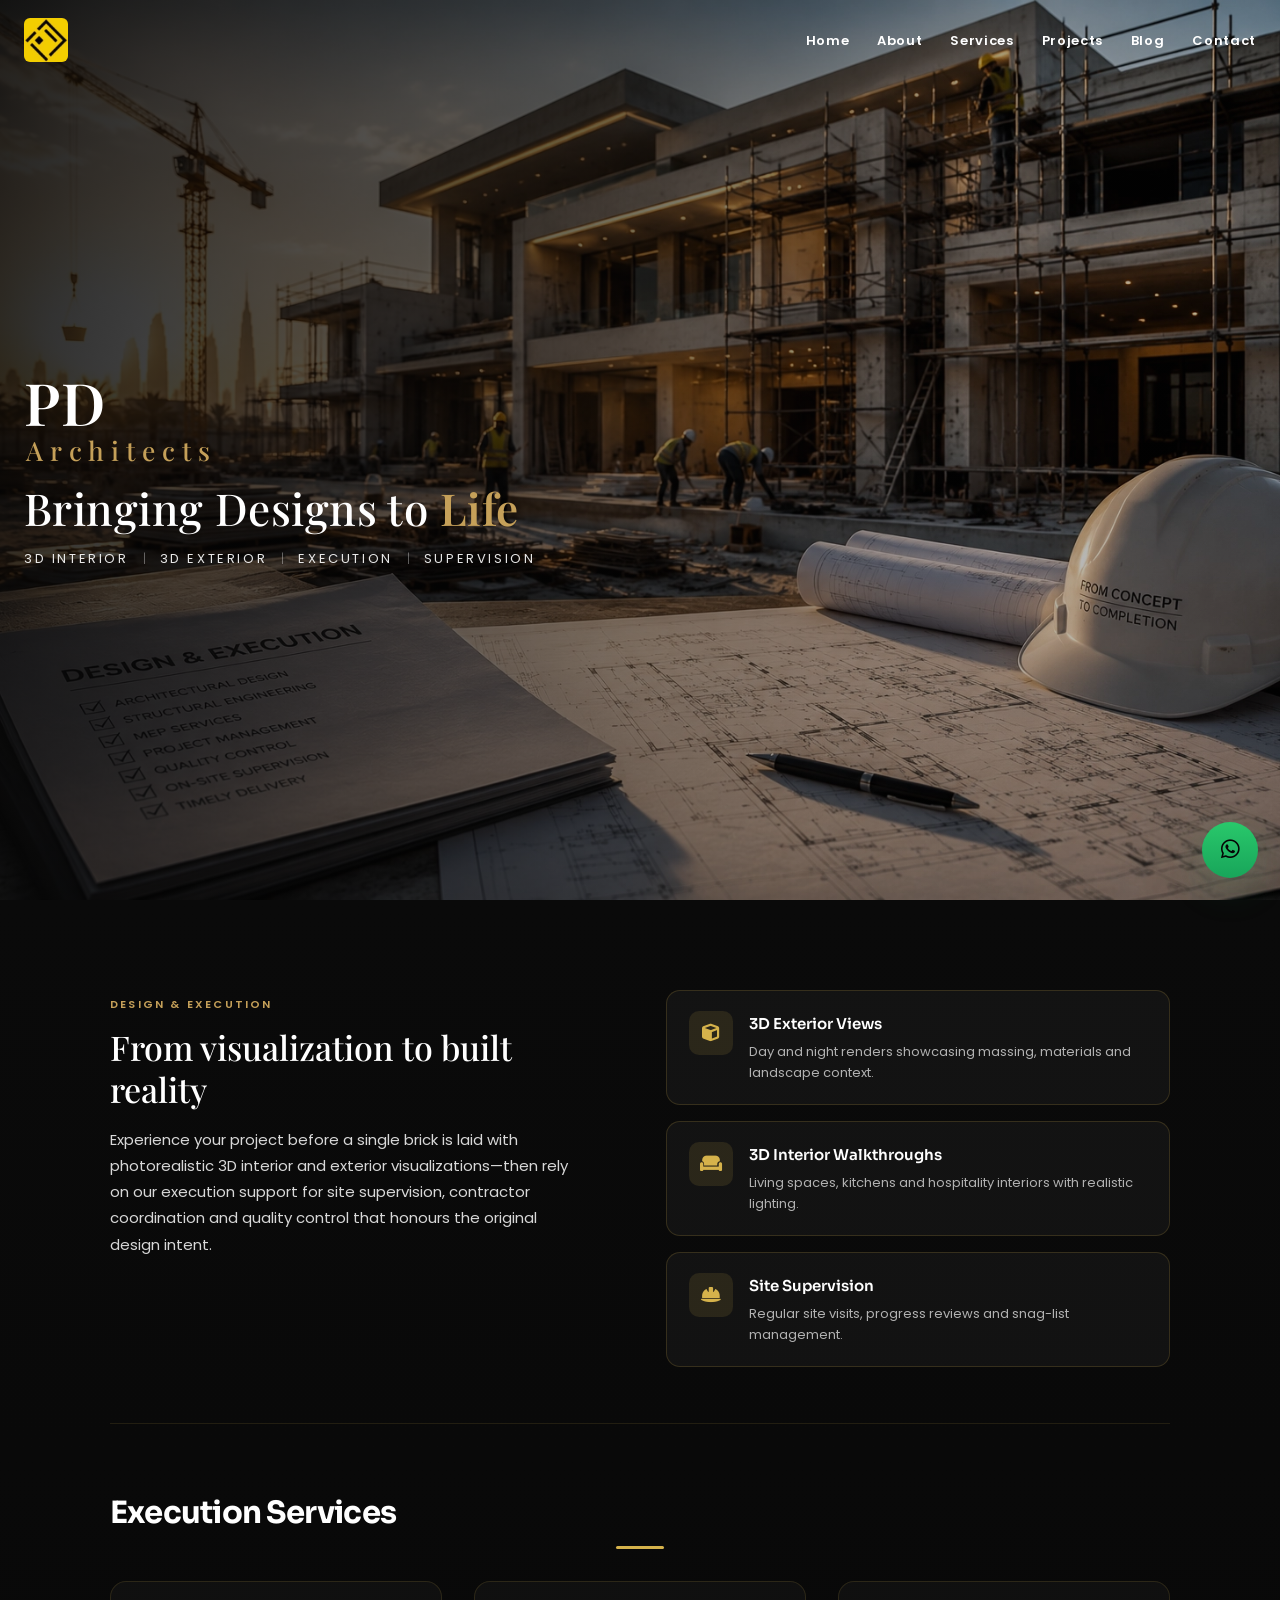
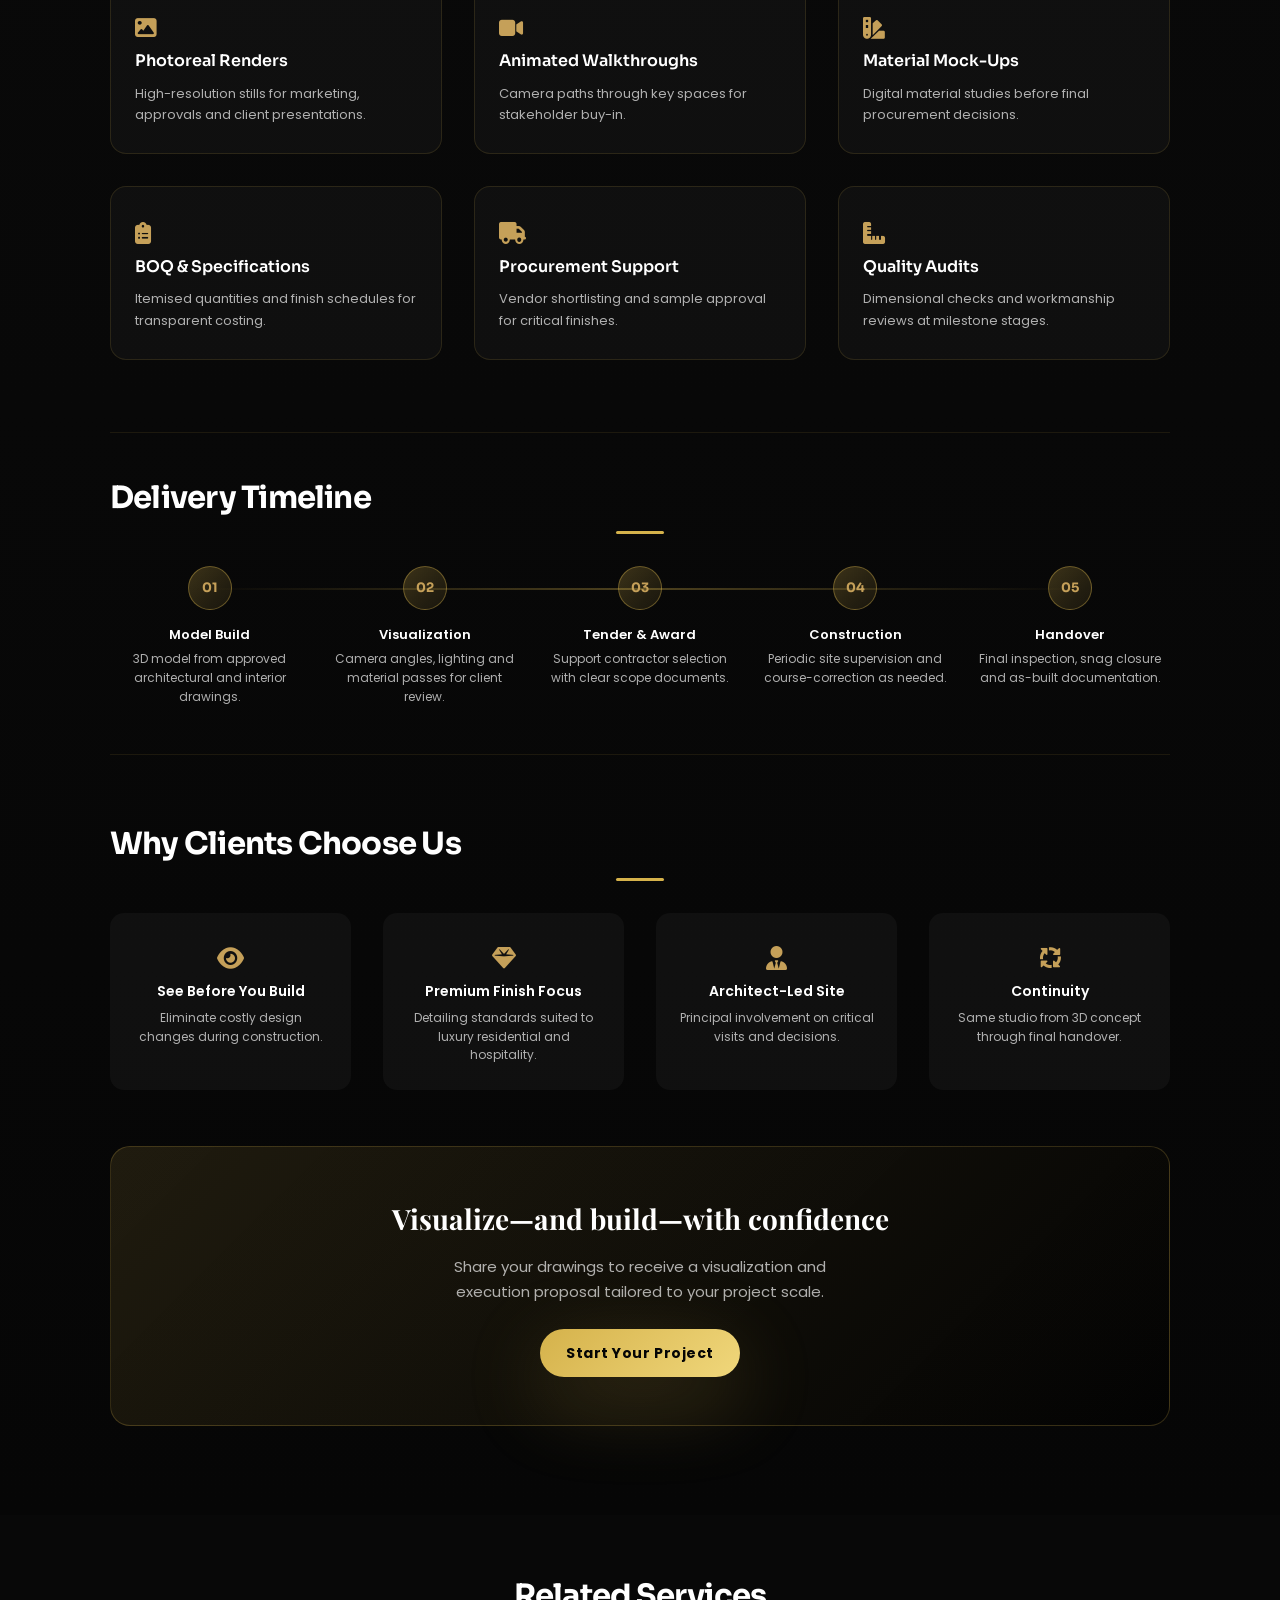
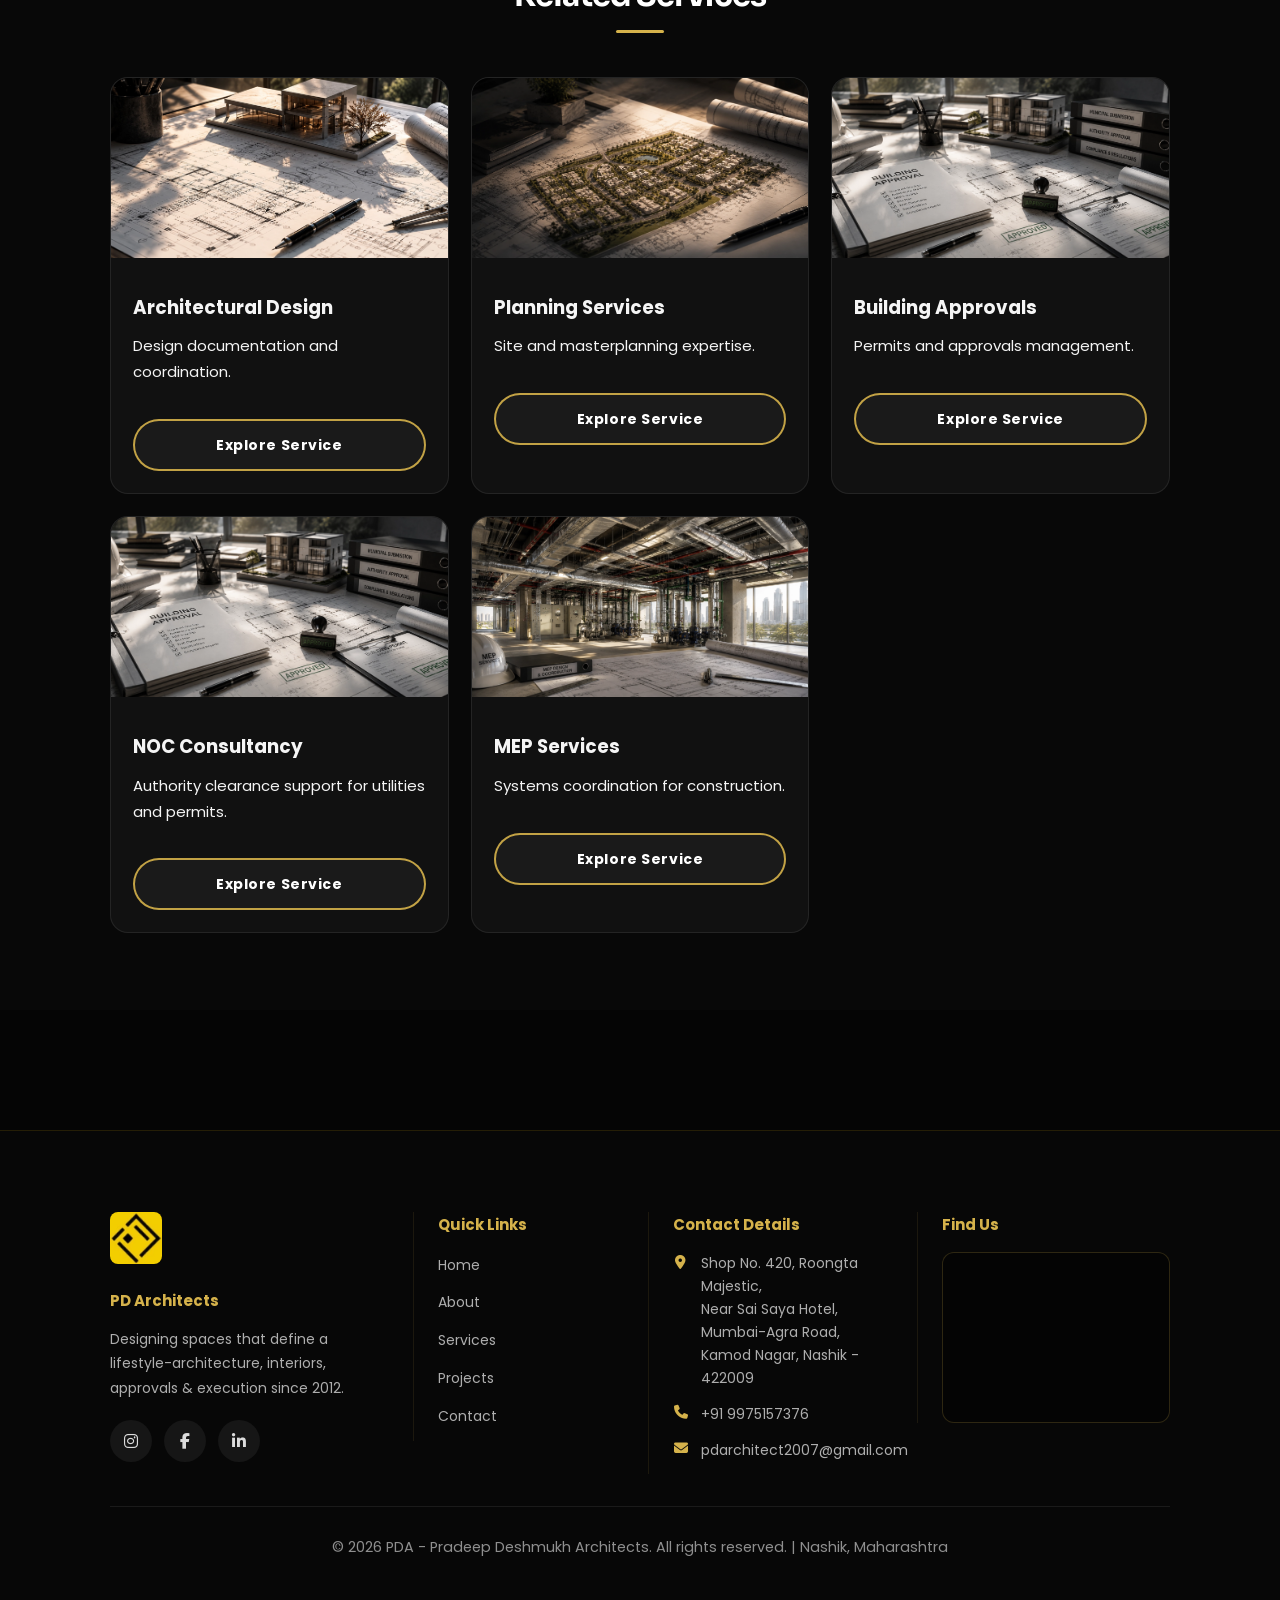
<file: architect-website/design-execution.html>
<!DOCTYPE html>
<html lang="en">
<head>
    <meta charset="utf-8">
    <meta name="viewport" content="width=device-width, initial-scale=1">
    <title>Design & Execution — PD Architects</title>
    <meta name="description" content="Design & Execution — project management and construction supervision to deliver architecture to the highest standard.">
    <link rel="stylesheet" href="css/style.css">
    <link rel="icon" type="image/webp" href="images/pd-logo.webp" sizes="32x32">
    <link rel="apple-touch-icon" href="images/pd-logo.webp">

    <link href="https://fonts.googleapis.com/css2?family=Poppins:wght@300;400;500;600;700;800&family=Sora:wght@400;500;600;700&display=swap" rel="stylesheet">
    <link rel="stylesheet" href="https://cdnjs.cloudflare.com/ajax/libs/font-awesome/6.5.1/css/all.min.css" />
</head>
<body>
    <header class="header" id="header">
        <nav class="navbar"><div class="navbar-container"><a href="index.html" class="logo-link" aria-label="PD Architects - Home"><img src="images/pd-logo.webp" alt="PD Architects" class="logo-img" width="44" height="44"></a><div class="hamburger" id="hamburger"><span></span><span></span><span></span></div>
            <ul class="nav-menu" id="navMenu">
                    <li class="nav-menu-logo"><a href="index.html" aria-label="PD Architects - Home"><img src="images/pd-logo.webp" alt="" class="logo-img" width="56" height="56"></a></li><li><a href="index.html" class="nav-link">Home</a></li><li><a href="about.html" class="nav-link">About</a></li><li><a href="services.html" class="nav-link">Services</a></li><li><a href="projects.html" class="nav-link">Projects</a></li><li><a href="blog.html" class="nav-link">Blog</a></li><li><a href="contact-us.html" class="nav-link">Contact</a></li></ul>
        </div></nav>
    </header>

    <section class="hero Page-banner" style="background-image: url('images/design-execution-banner.webp');">
        <div class="hero-overlay"></div>
        <div class="hero-content fade-in">
            <div class="hero-brand"><span class="hero-brand-initial">PD</span><span class="hero-brand-name">Architects</span></div>
            <h1 class="hero-title">Bringing Designs to <span class="hero-accent">Life</span></h1>
            <p class="hero-tagline">3D Interior <span class="hero-sep">|</span> 3D Exterior <span class="hero-sep">|</span> Execution <span class="hero-sep">|</span> Supervision</p>
        </div>
    </section>
    <main class="page-main">
    <section class="service-detail">
        <div class="container">
            <div class="svc-intro">
                <div class="svc-intro-text">
                    <span class="svc-eyebrow">Design &amp; Execution</span>
                    <h2 class="svc-heading">From visualization to built reality</h2>
                    <p class="svc-lead">Experience your project before a single brick is laid with photorealistic 3D interior and exterior visualizations—then rely on our execution support for site supervision, contractor coordination and quality control that honours the original design intent.</p>
                </div>
                <div class="svc-highlight-stack">
                    <div class="svc-highlight-card"><span class="svc-icon"><i class="fas fa-cube"></i></span><div><h4>3D Exterior Views</h4><p>Day and night renders showcasing massing, materials and landscape context.</p></div></div>
                    <div class="svc-highlight-card"><span class="svc-icon"><i class="fas fa-couch"></i></span><div><h4>3D Interior Walkthroughs</h4><p>Living spaces, kitchens and hospitality interiors with realistic lighting.</p></div></div>
                    <div class="svc-highlight-card"><span class="svc-icon"><i class="fas fa-helmet-safety"></i></span><div><h4>Site Supervision</h4><p>Regular site visits, progress reviews and snag-list management.</p></div></div>
                </div>
            </div>
            <div class="section-header"><h2 class="section-title">Execution Services</h2><div class="title-accent"></div></div>
            <div class="svc-features-grid">
                <div class="svc-feature-card"><span class="svc-icon"><i class="fas fa-image"></i></span><h4>Photoreal Renders</h4><p>High-resolution stills for marketing, approvals and client presentations.</p></div>
                <div class="svc-feature-card"><span class="svc-icon"><i class="fas fa-video"></i></span><h4>Animated Walkthroughs</h4><p>Camera paths through key spaces for stakeholder buy-in.</p></div>
                <div class="svc-feature-card"><span class="svc-icon"><i class="fas fa-swatchbook"></i></span><h4>Material Mock-Ups</h4><p>Digital material studies before final procurement decisions.</p></div>
                <div class="svc-feature-card"><span class="svc-icon"><i class="fas fa-clipboard-list"></i></span><h4>BOQ &amp; Specifications</h4><p>Itemised quantities and finish schedules for transparent costing.</p></div>
                <div class="svc-feature-card"><span class="svc-icon"><i class="fas fa-truck"></i></span><h4>Procurement Support</h4><p>Vendor shortlisting and sample approval for critical finishes.</p></div>
                <div class="svc-feature-card"><span class="svc-icon"><i class="fas fa-ruler-combined"></i></span><h4>Quality Audits</h4><p>Dimensional checks and workmanship reviews at milestone stages.</p></div>
            </div>
            <div class="svc-process">
                <div class="section-header"><h2 class="section-title">Delivery Timeline</h2><div class="title-accent"></div></div>
                <div class="svc-timeline">
                    <div class="svc-timeline-step"><span class="svc-step-num">01</span><h4>Model Build</h4><p>3D model from approved architectural and interior drawings.</p></div>
                    <div class="svc-timeline-step"><span class="svc-step-num">02</span><h4>Visualization</h4><p>Camera angles, lighting and material passes for client review.</p></div>
                    <div class="svc-timeline-step"><span class="svc-step-num">03</span><h4>Tender &amp; Award</h4><p>Support contractor selection with clear scope documents.</p></div>
                    <div class="svc-timeline-step"><span class="svc-step-num">04</span><h4>Construction</h4><p>Periodic site supervision and course-correction as needed.</p></div>
                    <div class="svc-timeline-step"><span class="svc-step-num">05</span><h4>Handover</h4><p>Final inspection, snag closure and as-built documentation.</p></div>
                </div>
            </div>
            <div class="section-header"><h2 class="section-title">Why Clients Choose Us</h2><div class="title-accent"></div></div>
            <div class="svc-why-grid">
                <div class="svc-why-card"><span class="svc-icon"><i class="fas fa-eye"></i></span><h4>See Before You Build</h4><p>Eliminate costly design changes during construction.</p></div>
                <div class="svc-why-card"><span class="svc-icon"><i class="fas fa-gem"></i></span><h4>Premium Finish Focus</h4><p>Detailing standards suited to luxury residential and hospitality.</p></div>
                <div class="svc-why-card"><span class="svc-icon"><i class="fas fa-user-tie"></i></span><h4>Architect-Led Site</h4><p>Principal involvement on critical visits and decisions.</p></div>
                <div class="svc-why-card"><span class="svc-icon"><i class="fas fa-arrows-spin"></i></span><h4>Continuity</h4><p>Same studio from 3D concept through final handover.</p></div>
            </div>
            <div class="svc-cta">
                <h3>Visualize—and build—with confidence</h3>
                <p>Share your drawings to receive a visualization and execution proposal tailored to your project scale.</p>
                <a href="contact-us.html" class="btn btn-primary">Start Your Project</a>
            </div>
        </div>
    </section>

    <section class="related-services">
        <div class="container">
            <div class="section-header"><h2 class="section-title">Related Services</h2><div class="title-accent"></div></div>
            <div class="related-grid">
                <a class="related-card" href="architectural-design.html">
                    <div class="related-thumb"><img src="images/Service-Architectural-Design-banner.webp" alt="Architectural Design"></div>
                    <div class="related-body"><h3>Architectural Design</h3><p>Design documentation and coordination.</p></div>
                    <div class="btn btn-secondary">Explore Service</div>
                </a>
                <a class="related-card" href="planning-services.html">
                    <div class="related-thumb"><img src="images/planning-services-banner.webp" alt="Planning Services"></div>
                    <div class="related-body"><h3>Planning Services</h3><p>Site and masterplanning expertise.</p></div>
                    <div class="btn btn-secondary">Explore Service</div>
                </a>
                <a class="related-card" href="building-approval-services.html">
                    <div class="related-thumb"><img src="images/building-approval-services-banner.webp" alt="Building Approvals"></div>
                    <div class="related-body"><h3>Building Approvals</h3><p>Permits and approvals management.</p></div>
                    <div class="btn btn-secondary">Explore Service</div>
                </a>
                <a class="related-card" href="noc-consultancy.html">
                    <div class="related-thumb"><img src="images/noc-consultancy-banner.webp" alt="NOC Consultancy"></div>
                    <div class="related-body"><h3>NOC Consultancy</h3><p>Authority clearance support for utilities and permits.</p></div>
                    <div class="btn btn-secondary">Explore Service</div>
                </a>
                <a class="related-card" href="mep-services.html">
                    <div class="related-thumb"><img src="images/mep-services-banner.webp" alt="MEP Services"></div>
                    <div class="related-body"><h3>MEP Services</h3><p>Systems coordination for construction.</p></div>
                    <div class="btn btn-secondary">Explore Service</div>
                </a>
            </div>
        </div>
    </section>

    </main>

    <footer class="footer">
        <div class="container">
            <div class="footer-content footer-grid">
                <div class="footer-section footer-brand">
                    <a href="index.html" class="footer-logo-link" aria-label="PD Architects - Home">
                        <img src="images/pd-logo.webp" alt="PD Architects" class="footer-logo" width="52" height="52" loading="lazy">
                    </a>
                    <h3>PD Architects</h3>
                    <p>Designing spaces that define a lifestyle-architecture, interiors, approvals &amp; execution since 2012.</p>
                    <div class="footer-social">
                        <div class="social-links">
                            <a href="https://www.instagram.com/_pdarchitects/" target="_blank" rel="noopener noreferrer" aria-label="Instagram"><i class="fab fa-instagram"></i></a>
                            <a href="#" target="_blank" rel="noopener noreferrer" aria-label="Facebook"><i class="fab fa-facebook-f"></i></a>
                            <a href="#" target="_blank" rel="noopener noreferrer" aria-label="LinkedIn"><i class="fab fa-linkedin-in"></i></a>
                        </div>
                    </div>
                </div>
                <div class="footer-section footer-links">
                    <h3>Quick Links</h3>
                    <ul>
                        <li><a href="index.html">Home</a></li>
                        <li><a href="about.html">About</a></li>
                        <li><a href="services.html">Services</a></li>
                        <li><a href="projects.html">Projects</a></li>
                        <li><a href="contact-us.html">Contact</a></li>
                    </ul>
                </div>
                <div class="footer-section footer-contact">
                    <h3>Contact Details</h3>
                    <ul class="footer-contact-list">
                        <li><i class="fas fa-location-dot" aria-hidden="true"></i><span>Shop No. 420, Roongta Majestic,<br>Near Sai Saya Hotel, Mumbai-Agra Road,<br>Kamod Nagar, Nashik - 422009</span></li>
                        <li><i class="fas fa-phone" aria-hidden="true"></i><a href="tel:+919975157376">+91 9975157376</a></li>
                        <li><i class="fas fa-envelope" aria-hidden="true"></i><a href="mailto:pdarchitect2007@gmail.com">pdarchitect2007@gmail.com</a></li>
                    </ul>
                </div>
                <div class="footer-section footer-map">
                    <h3>Find Us</h3>
                    <div class="footer-map-wrap">
                        <iframe src="https://maps.google.com/maps?q=Roongta+Majestic+Kamod+Nagar+Nashik+422009&amp;t=&amp;z=15&amp;ie=UTF8&amp;iwloc=&amp;output=embed" title="PD Architects office location" loading="lazy" referrerpolicy="no-referrer-when-downgrade" allowfullscreen></iframe>
                    </div>
                </div>
            </div>
            <div class="footer-bottom">
                <p>&copy; 2026 PDA - Pradeep Deshmukh Architects. All rights reserved. | Nashik, Maharashtra</p>
            </div>
        </div>
    </footer>

    <a href="https://wa.me/919975157376" class="whatsapp-float" target="_blank" rel="noopener" aria-label="Chat on WhatsApp" role="button"><i class="fab fa-whatsapp" aria-hidden="true"></i></a>
    <script src="js/script.js"></script>
</body>
</html>
</file>
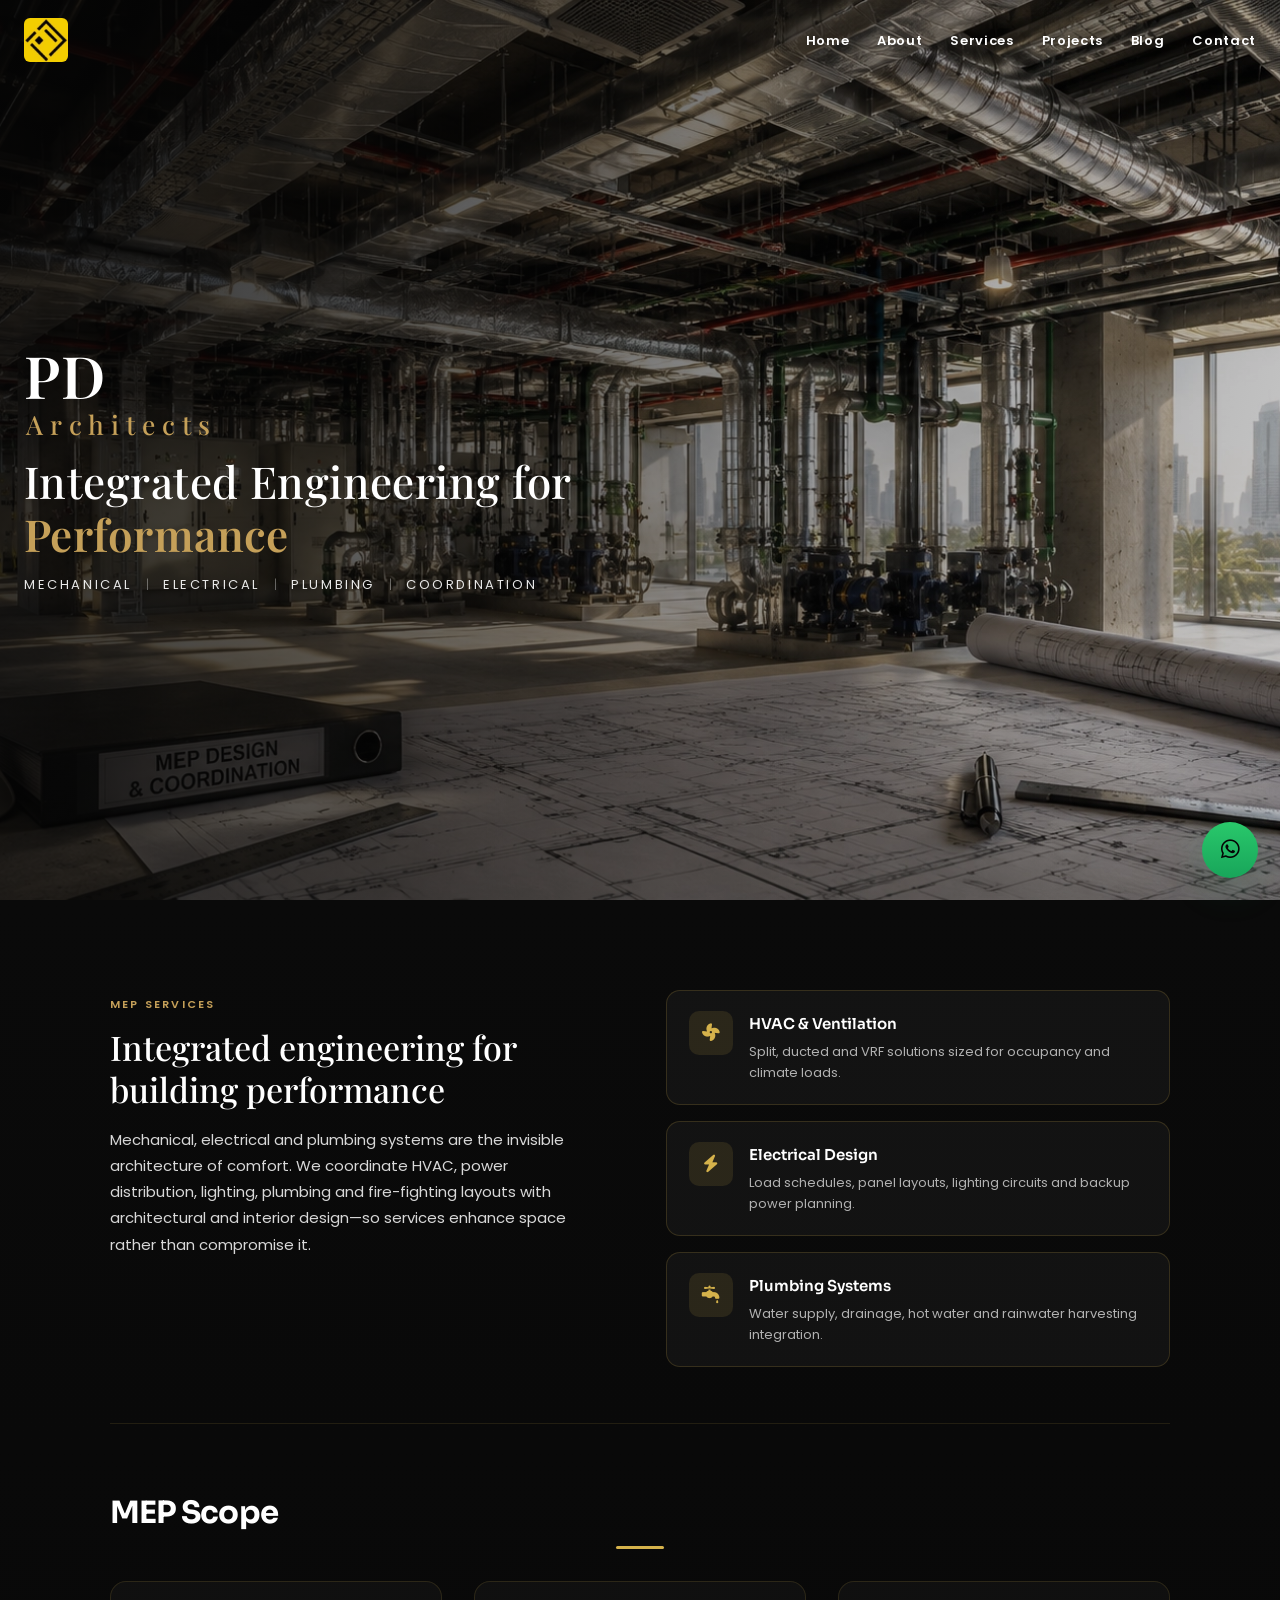
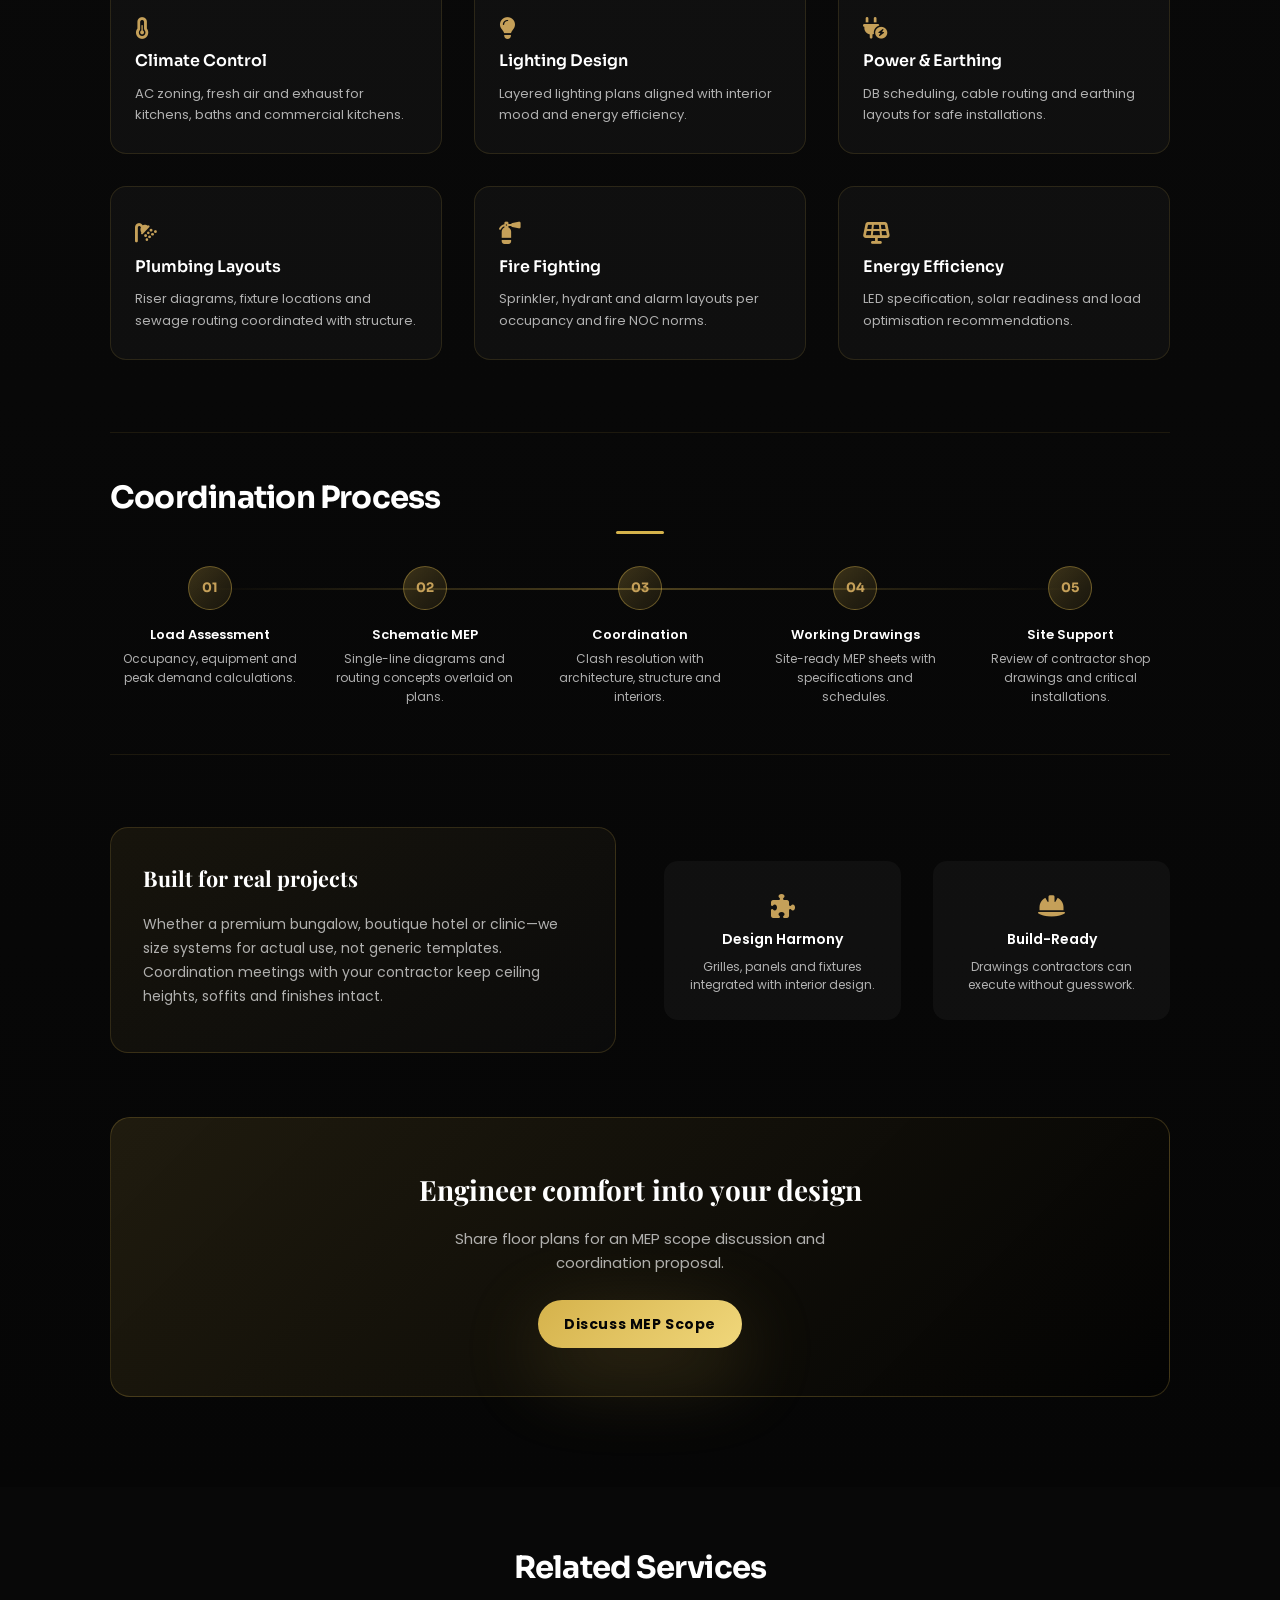
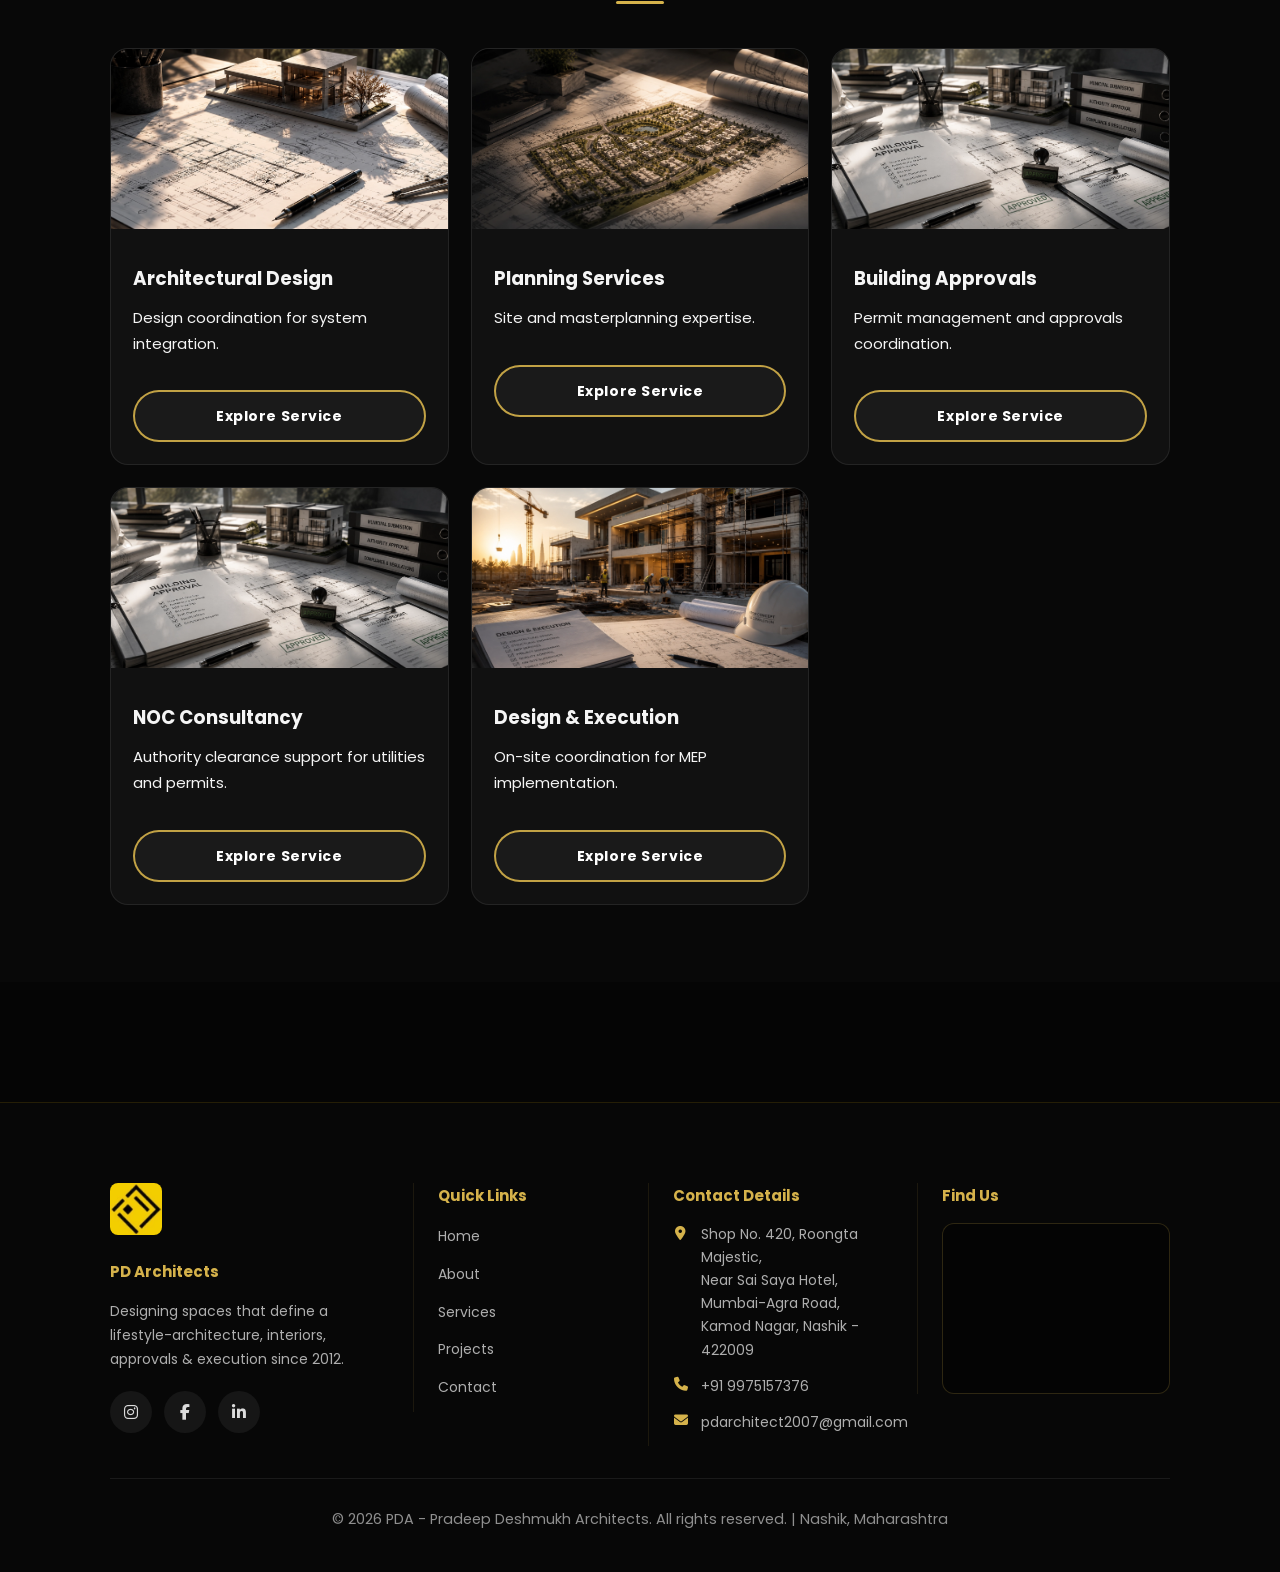
<file: architect-website/mep-services.html>
<!DOCTYPE html>
<html lang="en">
<head>
    <meta charset="utf-8">
    <meta name="viewport" content="width=device-width, initial-scale=1">
    <title>MEP Services — PD Architects</title>
    <meta name="description" content="MEP services including HVAC, electrical and plumbing design coordinated with architectural intent for performance and efficiency.">
    <link rel="stylesheet" href="css/style.css">
    <link rel="icon" type="image/webp" href="images/pd-logo.webp" sizes="32x32">
    <link rel="apple-touch-icon" href="images/pd-logo.webp">

    <link href="https://fonts.googleapis.com/css2?family=Poppins:wght@300;400;500;600;700;800&family=Sora:wght@400;500;600;700&display=swap" rel="stylesheet">
    <link rel="stylesheet" href="https://cdnjs.cloudflare.com/ajax/libs/font-awesome/6.5.1/css/all.min.css" />
</head>
<body>
    <header class="header" id="header">
        <nav class="navbar"><div class="navbar-container"><a href="index.html" class="logo-link" aria-label="PD Architects - Home"><img src="images/pd-logo.webp" alt="PD Architects" class="logo-img" width="44" height="44"></a><div class="hamburger" id="hamburger"><span></span><span></span><span></span></div>
            <ul class="nav-menu" id="navMenu">
                    <li class="nav-menu-logo"><a href="index.html" aria-label="PD Architects - Home"><img src="images/pd-logo.webp" alt="" class="logo-img" width="56" height="56"></a></li><li><a href="index.html" class="nav-link">Home</a></li><li><a href="about.html" class="nav-link">About</a></li><li><a href="services.html" class="nav-link active">Services</a></li><li><a href="projects.html" class="nav-link">Projects</a></li><li><a href="blog.html" class="nav-link">Blog</a></li><li><a href="contact-us.html" class="nav-link">Contact</a></li></ul>
        </div></nav>
    </header>

    <section class="hero Page-banner" style="background-image: url('images/mep-services-banner.webp');">
        <div class="hero-overlay"></div>
        <div class="hero-content fade-in">
            <div class="hero-brand"><span class="hero-brand-initial">PD</span><span class="hero-brand-name">Architects</span></div>
            <h1 class="hero-title">Integrated Engineering for <span class="hero-accent">Performance</span></h1>
            <p class="hero-tagline">Mechanical <span class="hero-sep">|</span> Electrical <span class="hero-sep">|</span> Plumbing <span class="hero-sep">|</span> Coordination</p>
        </div>
    </section>
    <main class="page-main">
    <section class="service-detail">
        <div class="container">
            <div class="svc-intro">
                <div class="svc-intro-text">
                    <span class="svc-eyebrow">MEP Services</span>
                    <h2 class="svc-heading">Integrated engineering for building performance</h2>
                    <p class="svc-lead">Mechanical, electrical and plumbing systems are the invisible architecture of comfort. We coordinate HVAC, power distribution, lighting, plumbing and fire-fighting layouts with architectural and interior design—so services enhance space rather than compromise it.</p>
                </div>
                <div class="svc-highlight-stack">
                    <div class="svc-highlight-card"><span class="svc-icon"><i class="fas fa-fan"></i></span><div><h4>HVAC &amp; Ventilation</h4><p>Split, ducted and VRF solutions sized for occupancy and climate loads.</p></div></div>
                    <div class="svc-highlight-card"><span class="svc-icon"><i class="fas fa-bolt"></i></span><div><h4>Electrical Design</h4><p>Load schedules, panel layouts, lighting circuits and backup power planning.</p></div></div>
                    <div class="svc-highlight-card"><span class="svc-icon"><i class="fas fa-faucet-drip"></i></span><div><h4>Plumbing Systems</h4><p>Water supply, drainage, hot water and rainwater harvesting integration.</p></div></div>
                </div>
            </div>
            <div class="section-header"><h2 class="section-title">MEP Scope</h2><div class="title-accent"></div></div>
            <div class="svc-features-grid">
                <div class="svc-feature-card"><span class="svc-icon"><i class="fas fa-temperature-half"></i></span><h4>Climate Control</h4><p>AC zoning, fresh air and exhaust for kitchens, baths and commercial kitchens.</p></div>
                <div class="svc-feature-card"><span class="svc-icon"><i class="fas fa-lightbulb"></i></span><h4>Lighting Design</h4><p>Layered lighting plans aligned with interior mood and energy efficiency.</p></div>
                <div class="svc-feature-card"><span class="svc-icon"><i class="fas fa-plug-circle-bolt"></i></span><h4>Power &amp; Earthing</h4><p>DB scheduling, cable routing and earthing layouts for safe installations.</p></div>
                <div class="svc-feature-card"><span class="svc-icon"><i class="fas fa-shower"></i></span><h4>Plumbing Layouts</h4><p>Riser diagrams, fixture locations and sewage routing coordinated with structure.</p></div>
                <div class="svc-feature-card"><span class="svc-icon"><i class="fas fa-fire-extinguisher"></i></span><h4>Fire Fighting</h4><p>Sprinkler, hydrant and alarm layouts per occupancy and fire NOC norms.</p></div>
                <div class="svc-feature-card"><span class="svc-icon"><i class="fas fa-solar-panel"></i></span><h4>Energy Efficiency</h4><p>LED specification, solar readiness and load optimisation recommendations.</p></div>
            </div>
            <div class="svc-process">
                <div class="section-header"><h2 class="section-title">Coordination Process</h2><div class="title-accent"></div></div>
                <div class="svc-timeline">
                    <div class="svc-timeline-step"><span class="svc-step-num">01</span><h4>Load Assessment</h4><p>Occupancy, equipment and peak demand calculations.</p></div>
                    <div class="svc-timeline-step"><span class="svc-step-num">02</span><h4>Schematic MEP</h4><p>Single-line diagrams and routing concepts overlaid on plans.</p></div>
                    <div class="svc-timeline-step"><span class="svc-step-num">03</span><h4>Coordination</h4><p>Clash resolution with architecture, structure and interiors.</p></div>
                    <div class="svc-timeline-step"><span class="svc-step-num">04</span><h4>Working Drawings</h4><p>Site-ready MEP sheets with specifications and schedules.</p></div>
                    <div class="svc-timeline-step"><span class="svc-step-num">05</span><h4>Site Support</h4><p>Review of contractor shop drawings and critical installations.</p></div>
                </div>
            </div>
            <div class="svc-split">
                <div class="svc-split-card">
                    <h3>Built for real projects</h3>
                    <p>Whether a premium bungalow, boutique hotel or clinic—we size systems for actual use, not generic templates. Coordination meetings with your contractor keep ceiling heights, soffits and finishes intact.</p>
                </div>
                <div class="svc-why-grid" style="margin-bottom:0;grid-template-columns:1fr 1fr;">
                    <div class="svc-why-card"><span class="svc-icon"><i class="fas fa-puzzle-piece"></i></span><h4>Design Harmony</h4><p>Grilles, panels and fixtures integrated with interior design.</p></div>
                    <div class="svc-why-card"><span class="svc-icon"><i class="fas fa-hard-hat"></i></span><h4>Build-Ready</h4><p>Drawings contractors can execute without guesswork.</p></div>
                </div>
            </div>
            <div class="svc-cta">
                <h3>Engineer comfort into your design</h3>
                <p>Share floor plans for an MEP scope discussion and coordination proposal.</p>
                <a href="contact-us.html" class="btn btn-primary">Discuss MEP Scope</a>
            </div>
        </div>
    </section>

    <section class="related-services">
        <div class="container">
            <div class="section-header"><h2 class="section-title">Related Services</h2><div class="title-accent"></div></div>
            <div class="related-grid">
                <a class="related-card" href="architectural-design.html">
                    <div class="related-thumb"><img src="images/Service-Architectural-Design-banner.webp" alt="Architectural Design"></div>
                    <div class="related-body"><h3>Architectural Design</h3><p>Design coordination for system integration.</p></div>
                    <div class="btn btn-secondary">Explore Service</div>
                </a>
                <a class="related-card" href="planning-services.html">
                    <div class="related-thumb"><img src="images/planning-services-banner.webp" alt="Planning Services"></div>
                    <div class="related-body"><h3>Planning Services</h3><p>Site and masterplanning expertise.</p></div>
                    <div class="btn btn-secondary">Explore Service</div>
                </a>
                <a class="related-card" href="building-approval-services.html">
                    <div class="related-thumb"><img src="images/building-approval-services-banner.webp" alt="Building Approvals"></div>
                    <div class="related-body"><h3>Building Approvals</h3><p>Permit management and approvals coordination.</p></div>
                    <div class="btn btn-secondary">Explore Service</div>
                </a>
                <a class="related-card" href="noc-consultancy.html">
                    <div class="related-thumb"><img src="images/noc-consultancy-banner.webp" alt="NOC Consultancy"></div>
                    <div class="related-body"><h3>NOC Consultancy</h3><p>Authority clearance support for utilities and permits.</p></div>
                    <div class="btn btn-secondary">Explore Service</div>
                </a>
                <a class="related-card" href="design-execution.html">
                    <div class="related-thumb"><img src="images/design-execution-banner.webp" alt="Design & Execution"></div>
                    <div class="related-body"><h3>Design & Execution</h3><p>On-site coordination for MEP implementation.</p></div>
                    <div class="btn btn-secondary">Explore Service</div>
                </a>
            </div>
        </div>
    </section>

    </main>

    <footer class="footer">
        <div class="container">
            <div class="footer-content footer-grid">
                <div class="footer-section footer-brand">
                    <a href="index.html" class="footer-logo-link" aria-label="PD Architects - Home">
                        <img src="images/pd-logo.webp" alt="PD Architects" class="footer-logo" width="52" height="52" loading="lazy">
                    </a>
                    <h3>PD Architects</h3>
                    <p>Designing spaces that define a lifestyle-architecture, interiors, approvals &amp; execution since 2012.</p>
                    <div class="footer-social">
                        <div class="social-links">
                            <a href="https://www.instagram.com/_pdarchitects/" target="_blank" rel="noopener noreferrer" aria-label="Instagram"><i class="fab fa-instagram"></i></a>
                            <a href="#" target="_blank" rel="noopener noreferrer" aria-label="Facebook"><i class="fab fa-facebook-f"></i></a>
                            <a href="#" target="_blank" rel="noopener noreferrer" aria-label="LinkedIn"><i class="fab fa-linkedin-in"></i></a>
                        </div>
                    </div>
                </div>
                <div class="footer-section footer-links">
                    <h3>Quick Links</h3>
                    <ul>
                        <li><a href="index.html">Home</a></li>
                        <li><a href="about.html">About</a></li>
                        <li><a href="services.html">Services</a></li>
                        <li><a href="projects.html">Projects</a></li>
                        <li><a href="contact-us.html">Contact</a></li>
                    </ul>
                </div>
                <div class="footer-section footer-contact">
                    <h3>Contact Details</h3>
                    <ul class="footer-contact-list">
                        <li><i class="fas fa-location-dot" aria-hidden="true"></i><span>Shop No. 420, Roongta Majestic,<br>Near Sai Saya Hotel, Mumbai-Agra Road,<br>Kamod Nagar, Nashik - 422009</span></li>
                        <li><i class="fas fa-phone" aria-hidden="true"></i><a href="tel:+919975157376">+91 9975157376</a></li>
                        <li><i class="fas fa-envelope" aria-hidden="true"></i><a href="mailto:pdarchitect2007@gmail.com">pdarchitect2007@gmail.com</a></li>
                    </ul>
                </div>
                <div class="footer-section footer-map">
                    <h3>Find Us</h3>
                    <div class="footer-map-wrap">
                        <iframe src="https://maps.google.com/maps?q=Roongta+Majestic+Kamod+Nagar+Nashik+422009&amp;t=&amp;z=15&amp;ie=UTF8&amp;iwloc=&amp;output=embed" title="PD Architects office location" loading="lazy" referrerpolicy="no-referrer-when-downgrade" allowfullscreen></iframe>
                    </div>
                </div>
            </div>
            <div class="footer-bottom">
                <p>&copy; 2026 PDA - Pradeep Deshmukh Architects. All rights reserved. | Nashik, Maharashtra</p>
            </div>
        </div>
    </footer>

    <a href="https://wa.me/919975157376" class="whatsapp-float" target="_blank" rel="noopener" aria-label="Chat on WhatsApp" role="button"><i class="fab fa-whatsapp" aria-hidden="true"></i></a>
    <script src="js/script.js"></script>
</body>
</html>
</file>
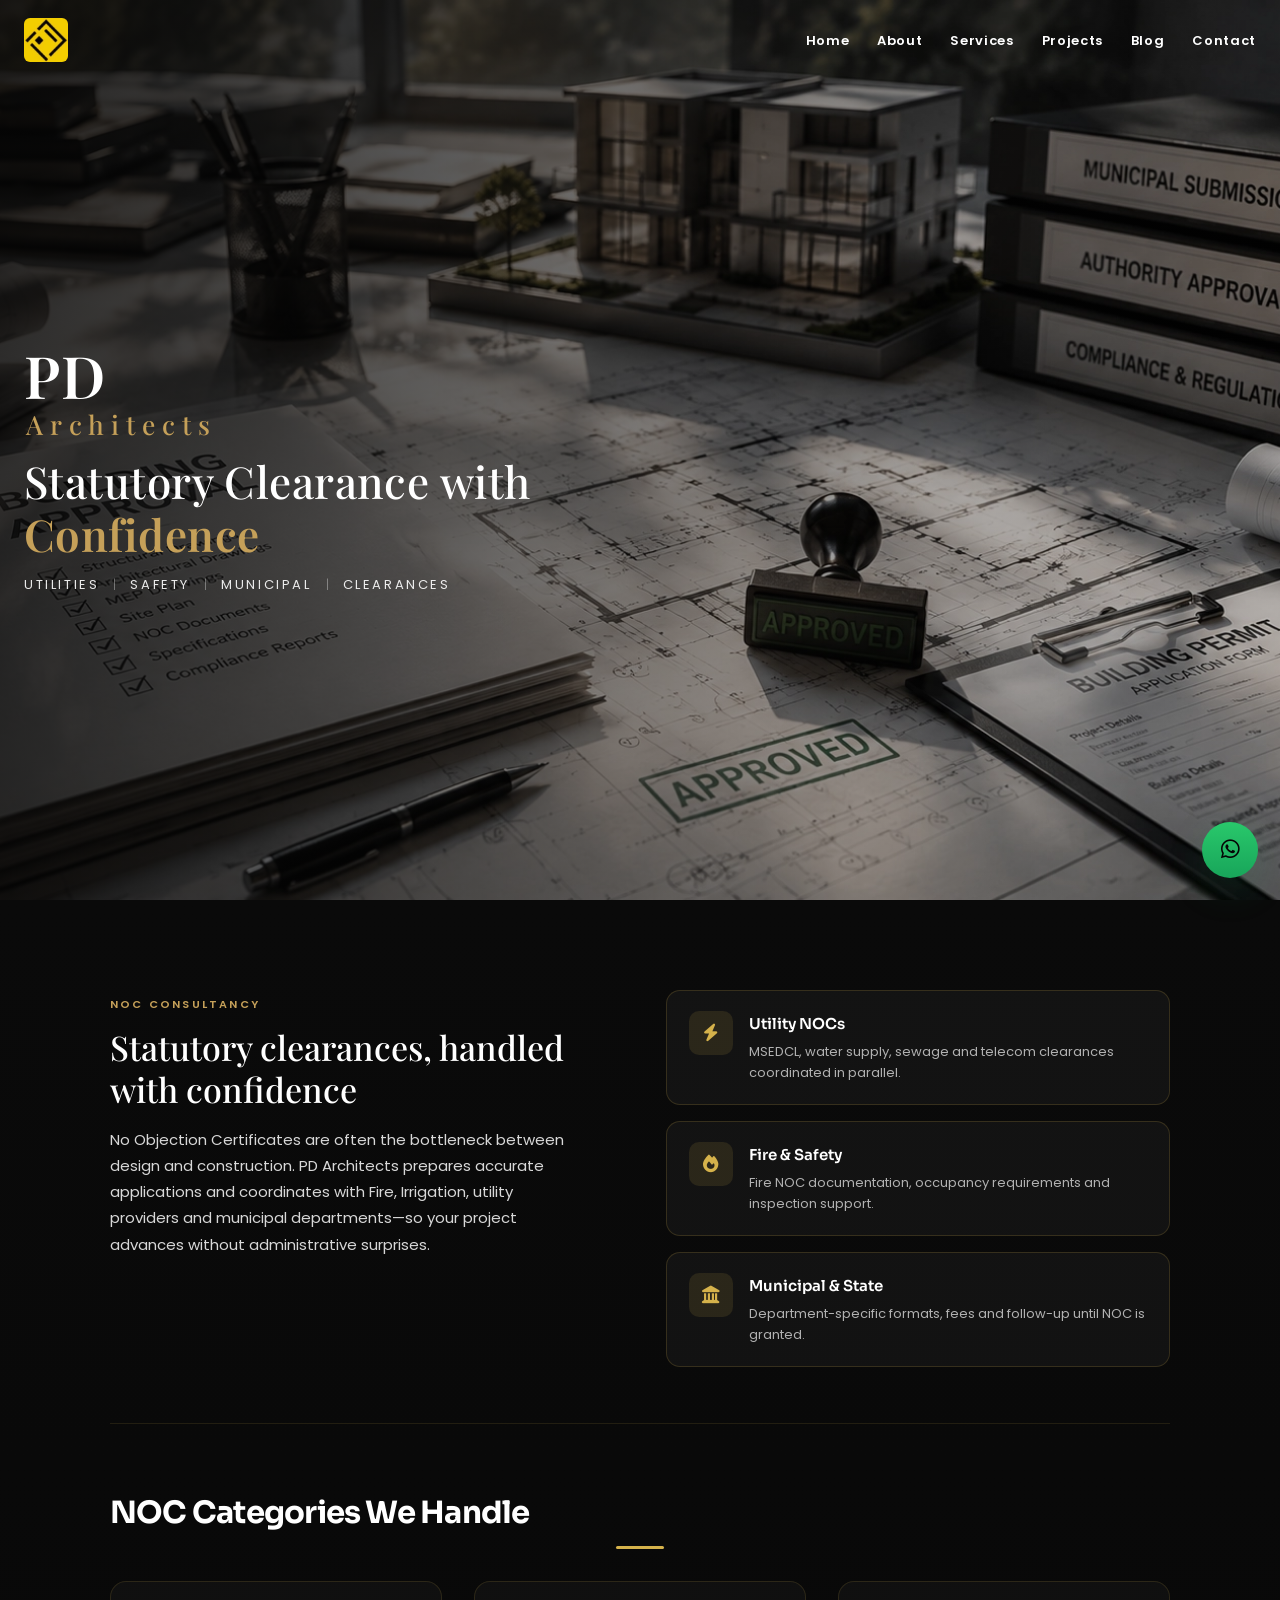
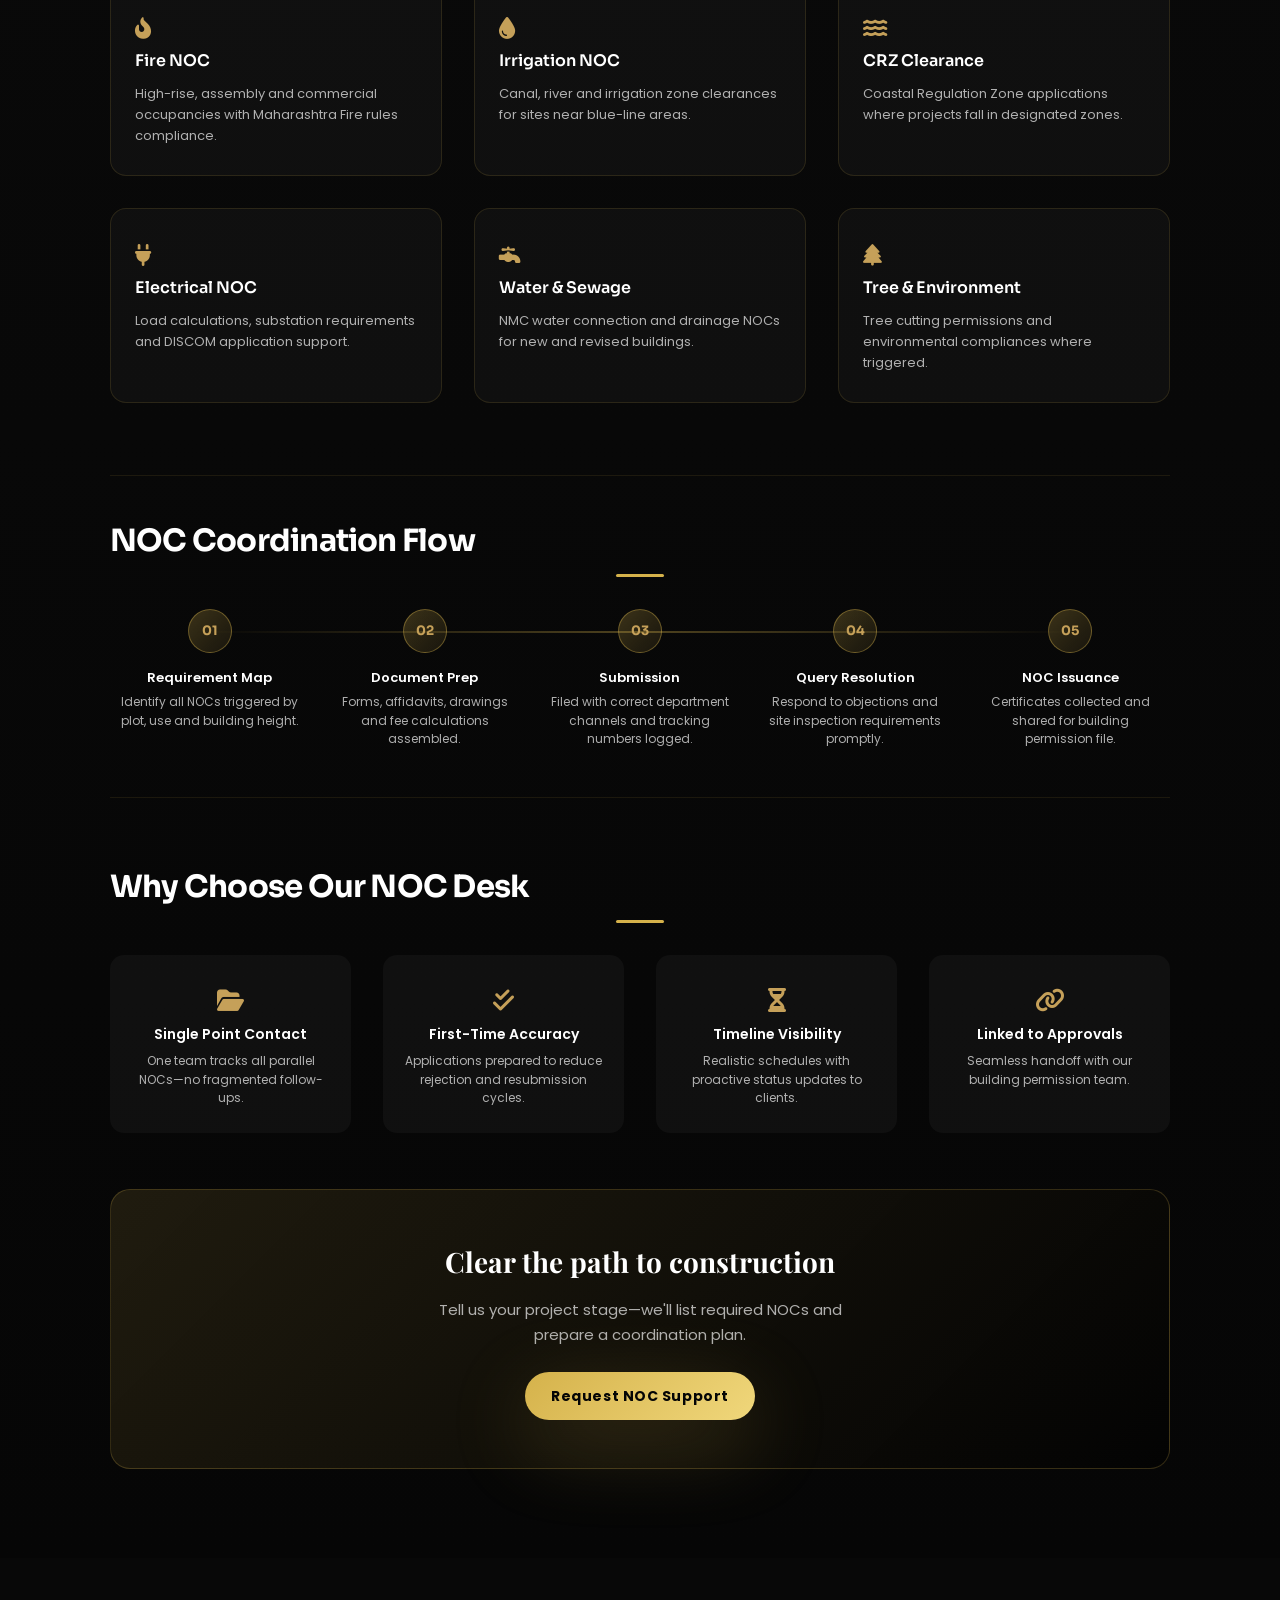
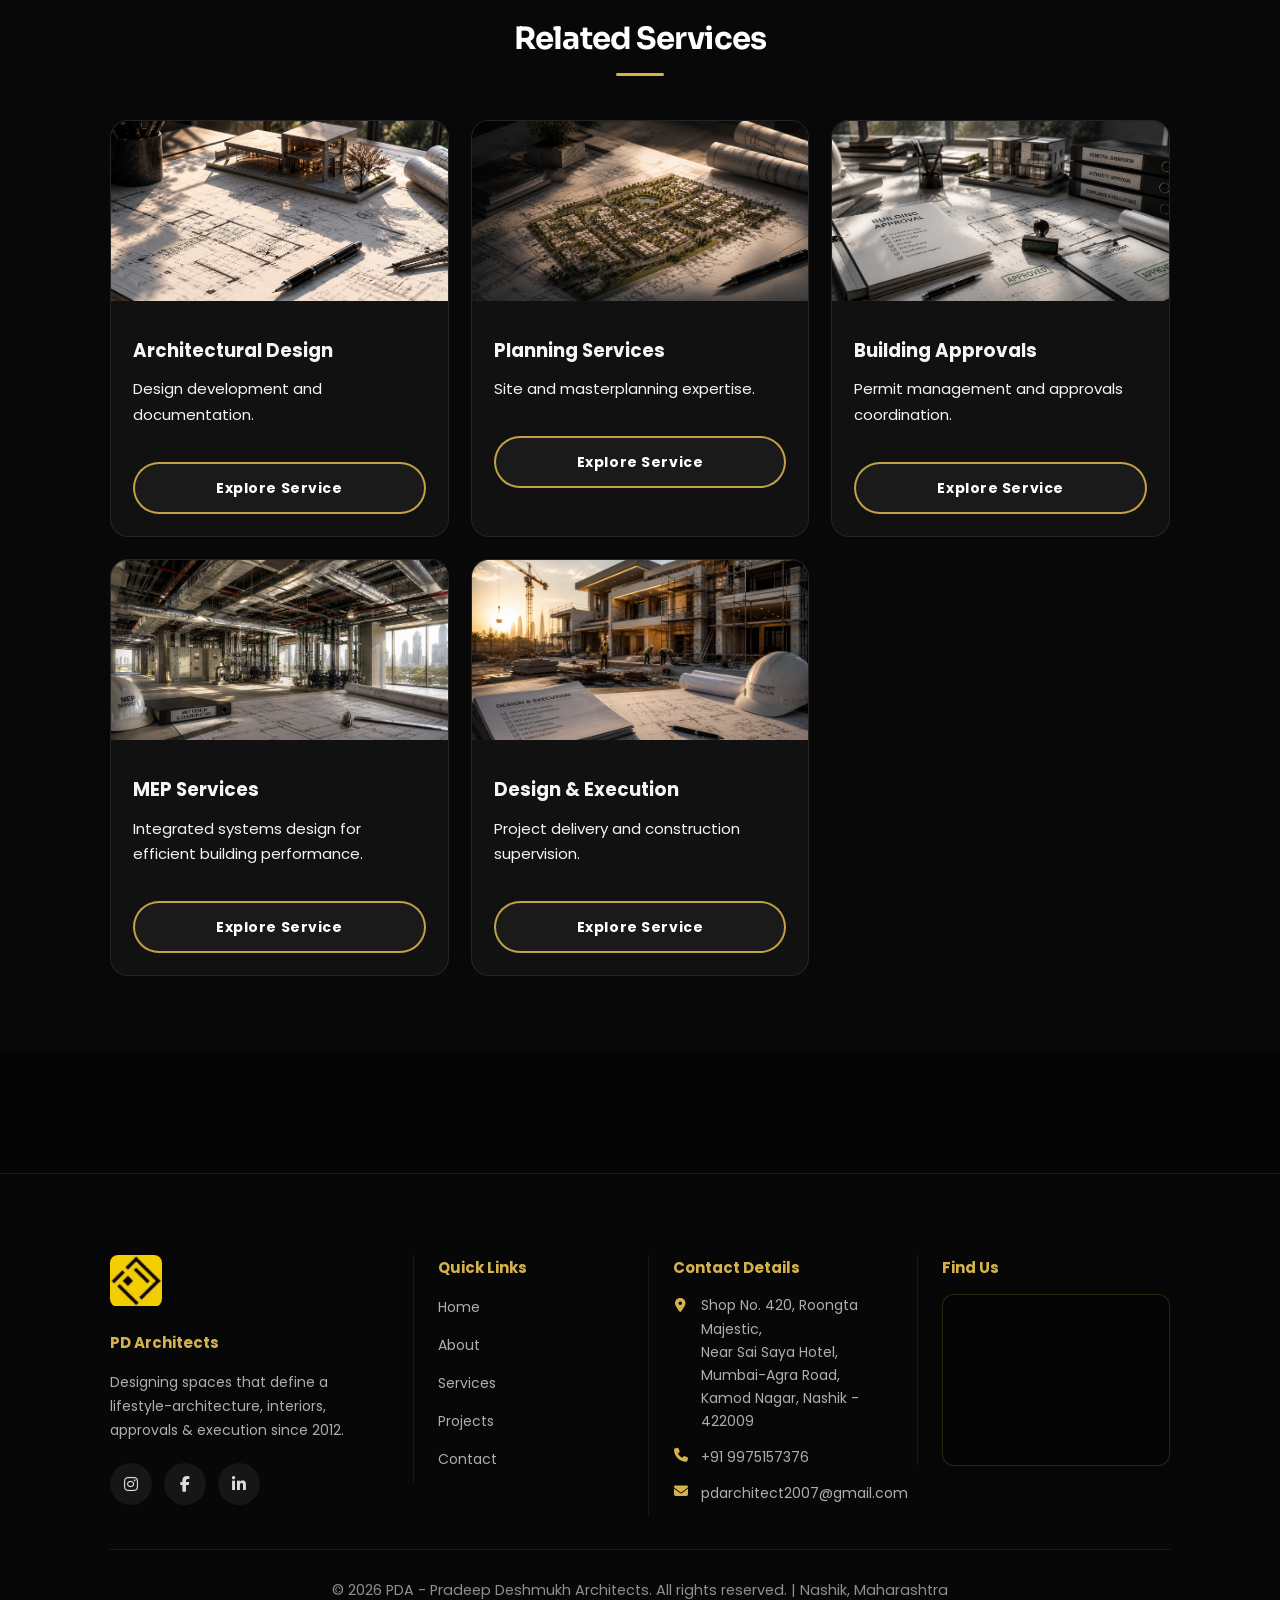
<file: architect-website/noc-consultancy.html>
<!DOCTYPE html>
<html lang="en">
<head>
    <meta charset="utf-8">
    <meta name="viewport" content="width=device-width, initial-scale=1">
    <title>NOC Consultancy — PD Architects</title>
    <meta name="description" content="NOC consultancy for utilities and municipal approvals. PD manages NOC processing with authorities for smooth project delivery.">
    <link rel="stylesheet" href="css/style.css">
    <link rel="icon" type="image/webp" href="images/pd-logo.webp" sizes="32x32">
    <link rel="apple-touch-icon" href="images/pd-logo.webp">

    <link href="https://fonts.googleapis.com/css2?family=Poppins:wght@300;400;500;600;700;800&family=Sora:wght@400;500;600;700&display=swap" rel="stylesheet">
    <link rel="stylesheet" href="https://cdnjs.cloudflare.com/ajax/libs/font-awesome/6.5.1/css/all.min.css" />
</head>
<body>
    <header class="header" id="header">
        <nav class="navbar"><div class="navbar-container"><a href="index.html" class="logo-link" aria-label="PD Architects - Home"><img src="images/pd-logo.webp" alt="PD Architects" class="logo-img" width="44" height="44"></a><div class="hamburger" id="hamburger"><span></span><span></span><span></span></div>
            <ul class="nav-menu" id="navMenu">
                    <li class="nav-menu-logo"><a href="index.html" aria-label="PD Architects - Home"><img src="images/pd-logo.webp" alt="" class="logo-img" width="56" height="56"></a></li><li><a href="index.html" class="nav-link">Home</a></li><li><a href="about.html" class="nav-link">About</a></li><li><a href="services.html" class="nav-link">Services</a></li><li><a href="projects.html" class="nav-link">Projects</a></li><li><a href="blog.html" class="nav-link">Blog</a></li><li><a href="contact-us.html" class="nav-link">Contact</a></li></ul>
        </div></nav>
    </header>

    <section class="hero Page-banner" style="background-image: url('images/noc-consultancy-banner.webp');">
        <div class="hero-overlay"></div>
        <div class="hero-content fade-in">
            <div class="hero-brand"><span class="hero-brand-initial">PD</span><span class="hero-brand-name">Architects</span></div>
            <h1 class="hero-title">Statutory Clearance with <span class="hero-accent">Confidence</span></h1>
            <p class="hero-tagline">Utilities <span class="hero-sep">|</span> Safety <span class="hero-sep">|</span> Municipal <span class="hero-sep">|</span> Clearances</p>
        </div>
    </section>
    <main class="page-main">
    <section class="service-detail">
        <div class="container">
            <div class="svc-intro">
                <div class="svc-intro-text">
                    <span class="svc-eyebrow">NOC Consultancy</span>
                    <h2 class="svc-heading">Statutory clearances, handled with confidence</h2>
                    <p class="svc-lead">No Objection Certificates are often the bottleneck between design and construction. PD Architects prepares accurate applications and coordinates with Fire, Irrigation, utility providers and municipal departments—so your project advances without administrative surprises.</p>
                </div>
                <div class="svc-highlight-stack">
                    <div class="svc-highlight-card"><span class="svc-icon"><i class="fas fa-bolt"></i></span><div><h4>Utility NOCs</h4><p>MSEDCL, water supply, sewage and telecom clearances coordinated in parallel.</p></div></div>
                    <div class="svc-highlight-card"><span class="svc-icon"><i class="fas fa-fire"></i></span><div><h4>Fire &amp; Safety</h4><p>Fire NOC documentation, occupancy requirements and inspection support.</p></div></div>
                    <div class="svc-highlight-card"><span class="svc-icon"><i class="fas fa-landmark"></i></span><div><h4>Municipal &amp; State</h4><p>Department-specific formats, fees and follow-up until NOC is granted.</p></div></div>
                </div>
            </div>
            <div class="section-header"><h2 class="section-title">NOC Categories We Handle</h2><div class="title-accent"></div></div>
            <div class="svc-features-grid">
                <div class="svc-feature-card"><span class="svc-icon"><i class="fas fa-fire-flame-curved"></i></span><h4>Fire NOC</h4><p>High-rise, assembly and commercial occupancies with Maharashtra Fire rules compliance.</p></div>
                <div class="svc-feature-card"><span class="svc-icon"><i class="fas fa-droplet"></i></span><h4>Irrigation NOC</h4><p>Canal, river and irrigation zone clearances for sites near blue-line areas.</p></div>
                <div class="svc-feature-card"><span class="svc-icon"><i class="fas fa-water"></i></span><h4>CRZ Clearance</h4><p>Coastal Regulation Zone applications where projects fall in designated zones.</p></div>
                <div class="svc-feature-card"><span class="svc-icon"><i class="fas fa-plug"></i></span><h4>Electrical NOC</h4><p>Load calculations, substation requirements and DISCOM application support.</p></div>
                <div class="svc-feature-card"><span class="svc-icon"><i class="fas fa-faucet"></i></span><h4>Water &amp; Sewage</h4><p>NMC water connection and drainage NOCs for new and revised buildings.</p></div>
                <div class="svc-feature-card"><span class="svc-icon"><i class="fas fa-tree"></i></span><h4>Tree &amp; Environment</h4><p>Tree cutting permissions and environmental compliances where triggered.</p></div>
            </div>
            <div class="svc-process">
                <div class="section-header"><h2 class="section-title">NOC Coordination Flow</h2><div class="title-accent"></div></div>
                <div class="svc-timeline">
                    <div class="svc-timeline-step"><span class="svc-step-num">01</span><h4>Requirement Map</h4><p>Identify all NOCs triggered by plot, use and building height.</p></div>
                    <div class="svc-timeline-step"><span class="svc-step-num">02</span><h4>Document Prep</h4><p>Forms, affidavits, drawings and fee calculations assembled.</p></div>
                    <div class="svc-timeline-step"><span class="svc-step-num">03</span><h4>Submission</h4><p>Filed with correct department channels and tracking numbers logged.</p></div>
                    <div class="svc-timeline-step"><span class="svc-step-num">04</span><h4>Query Resolution</h4><p>Respond to objections and site inspection requirements promptly.</p></div>
                    <div class="svc-timeline-step"><span class="svc-step-num">05</span><h4>NOC Issuance</h4><p>Certificates collected and shared for building permission file.</p></div>
                </div>
            </div>
            <div class="section-header"><h2 class="section-title">Why Choose Our NOC Desk</h2><div class="title-accent"></div></div>
            <div class="svc-why-grid">
                <div class="svc-why-card"><span class="svc-icon"><i class="fas fa-folder-open"></i></span><h4>Single Point Contact</h4><p>One team tracks all parallel NOCs—no fragmented follow-ups.</p></div>
                <div class="svc-why-card"><span class="svc-icon"><i class="fas fa-check-double"></i></span><h4>First-Time Accuracy</h4><p>Applications prepared to reduce rejection and resubmission cycles.</p></div>
                <div class="svc-why-card"><span class="svc-icon"><i class="fas fa-hourglass-half"></i></span><h4>Timeline Visibility</h4><p>Realistic schedules with proactive status updates to clients.</p></div>
                <div class="svc-why-card"><span class="svc-icon"><i class="fas fa-link"></i></span><h4>Linked to Approvals</h4><p>Seamless handoff with our building permission team.</p></div>
            </div>
            <div class="svc-cta">
                <h3>Clear the path to construction</h3>
                <p>Tell us your project stage—we'll list required NOCs and prepare a coordination plan.</p>
                <a href="contact-us.html" class="btn btn-primary">Request NOC Support</a>
            </div>
        </div>
    </section>

    <section class="related-services">
        <div class="container">
            <div class="section-header"><h2 class="section-title">Related Services</h2><div class="title-accent"></div></div>
            <div class="related-grid">
                <a class="related-card" href="architectural-design.html">
                    <div class="related-thumb"><img src="images/Service-Architectural-Design-banner.webp" alt="Architectural Design"></div>
                    <div class="related-body"><h3>Architectural Design</h3><p>Design development and documentation.</p></div>
                    <div class="btn btn-secondary">Explore Service</div>
                </a>
                <a class="related-card" href="planning-services.html">
                    <div class="related-thumb"><img src="images/planning-services-banner.webp" alt="Planning Services"></div>
                    <div class="related-body"><h3>Planning Services</h3><p>Site and masterplanning expertise.</p></div>
                    <div class="btn btn-secondary">Explore Service</div>
                </a>
                <a class="related-card" href="building-approval-services.html">
                    <div class="related-thumb"><img src="images/building-approval-services-banner.webp" alt="Building Approvals"></div>
                    <div class="related-body"><h3>Building Approvals</h3><p>Permit management and approvals coordination.</p></div>
                    <div class="btn btn-secondary">Explore Service</div>
                </a>
                <a class="related-card" href="mep-services.html">
                    <div class="related-thumb"><img src="images/mep-services-banner.webp" alt="MEP Services"></div>
                    <div class="related-body"><h3>MEP Services</h3><p>Integrated systems design for efficient building performance.</p></div>
                    <div class="btn btn-secondary">Explore Service</div>
                </a>
                <a class="related-card" href="design-execution.html">
                    <div class="related-thumb"><img src="images/design-execution-banner.webp" alt="Design & Execution"></div>
                    <div class="related-body"><h3>Design & Execution</h3><p>Project delivery and construction supervision.</p></div>
                    <div class="btn btn-secondary">Explore Service</div>
                </a>
            </div>
        </div>
    </section>

    </main>

    <footer class="footer">
        <div class="container">
            <div class="footer-content footer-grid">
                <div class="footer-section footer-brand">
                    <a href="index.html" class="footer-logo-link" aria-label="PD Architects - Home">
                        <img src="images/pd-logo.webp" alt="PD Architects" class="footer-logo" width="52" height="52" loading="lazy">
                    </a>
                    <h3>PD Architects</h3>
                    <p>Designing spaces that define a lifestyle-architecture, interiors, approvals &amp; execution since 2012.</p>
                    <div class="footer-social">
                        <div class="social-links">
                            <a href="https://www.instagram.com/_pdarchitects/" target="_blank" rel="noopener noreferrer" aria-label="Instagram"><i class="fab fa-instagram"></i></a>
                            <a href="#" target="_blank" rel="noopener noreferrer" aria-label="Facebook"><i class="fab fa-facebook-f"></i></a>
                            <a href="#" target="_blank" rel="noopener noreferrer" aria-label="LinkedIn"><i class="fab fa-linkedin-in"></i></a>
                        </div>
                    </div>
                </div>
                <div class="footer-section footer-links">
                    <h3>Quick Links</h3>
                    <ul>
                        <li><a href="index.html">Home</a></li>
                        <li><a href="about.html">About</a></li>
                        <li><a href="services.html">Services</a></li>
                        <li><a href="projects.html">Projects</a></li>
                        <li><a href="contact-us.html">Contact</a></li>
                    </ul>
                </div>
                <div class="footer-section footer-contact">
                    <h3>Contact Details</h3>
                    <ul class="footer-contact-list">
                        <li><i class="fas fa-location-dot" aria-hidden="true"></i><span>Shop No. 420, Roongta Majestic,<br>Near Sai Saya Hotel, Mumbai-Agra Road,<br>Kamod Nagar, Nashik - 422009</span></li>
                        <li><i class="fas fa-phone" aria-hidden="true"></i><a href="tel:+919975157376">+91 9975157376</a></li>
                        <li><i class="fas fa-envelope" aria-hidden="true"></i><a href="mailto:pdarchitect2007@gmail.com">pdarchitect2007@gmail.com</a></li>
                    </ul>
                </div>
                <div class="footer-section footer-map">
                    <h3>Find Us</h3>
                    <div class="footer-map-wrap">
                        <iframe src="https://maps.google.com/maps?q=Roongta+Majestic+Kamod+Nagar+Nashik+422009&amp;t=&amp;z=15&amp;ie=UTF8&amp;iwloc=&amp;output=embed" title="PD Architects office location" loading="lazy" referrerpolicy="no-referrer-when-downgrade" allowfullscreen></iframe>
                    </div>
                </div>
            </div>
            <div class="footer-bottom">
                <p>&copy; 2026 PDA - Pradeep Deshmukh Architects. All rights reserved. | Nashik, Maharashtra</p>
            </div>
        </div>
    </footer>

    <a href="https://wa.me/919975157376" class="whatsapp-float" target="_blank" rel="noopener" aria-label="Chat on WhatsApp" role="button"><i class="fab fa-whatsapp" aria-hidden="true"></i></a>
    <script src="js/script.js"></script>
</body>
</html>
</file>
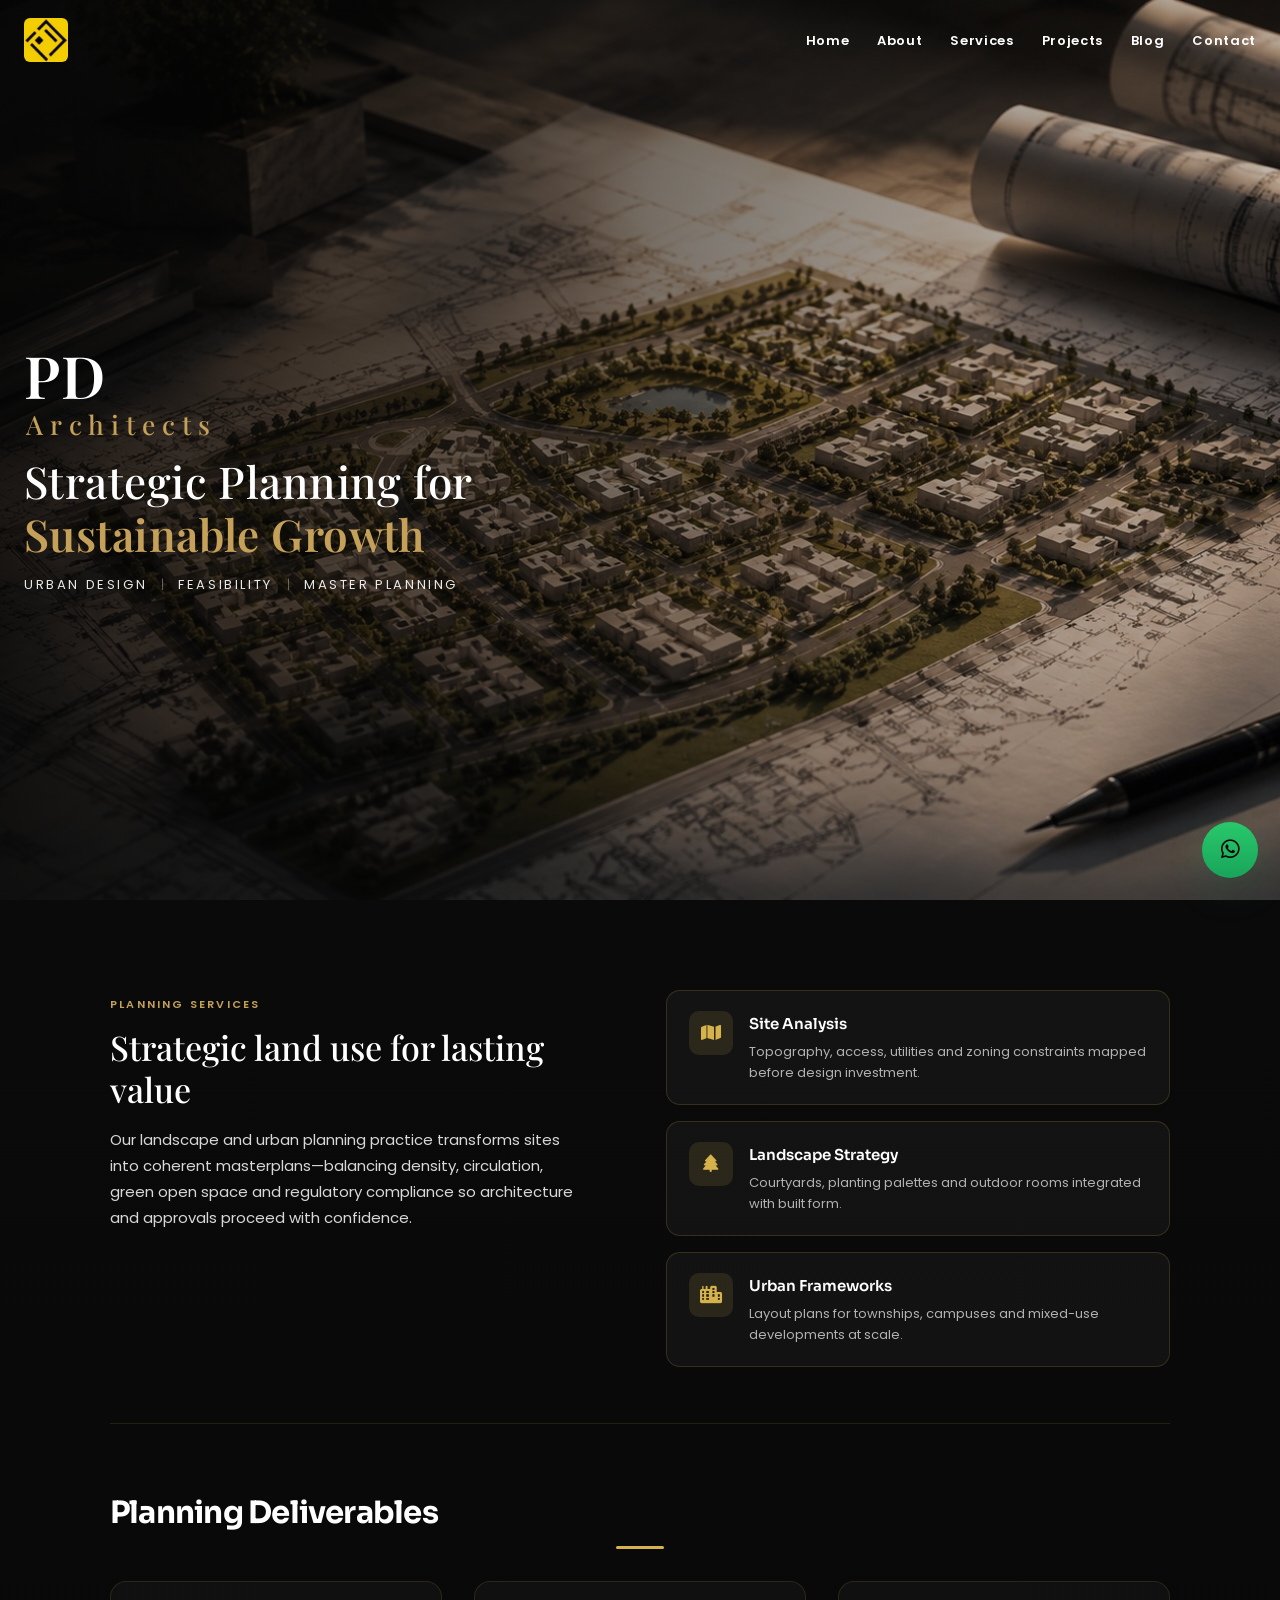
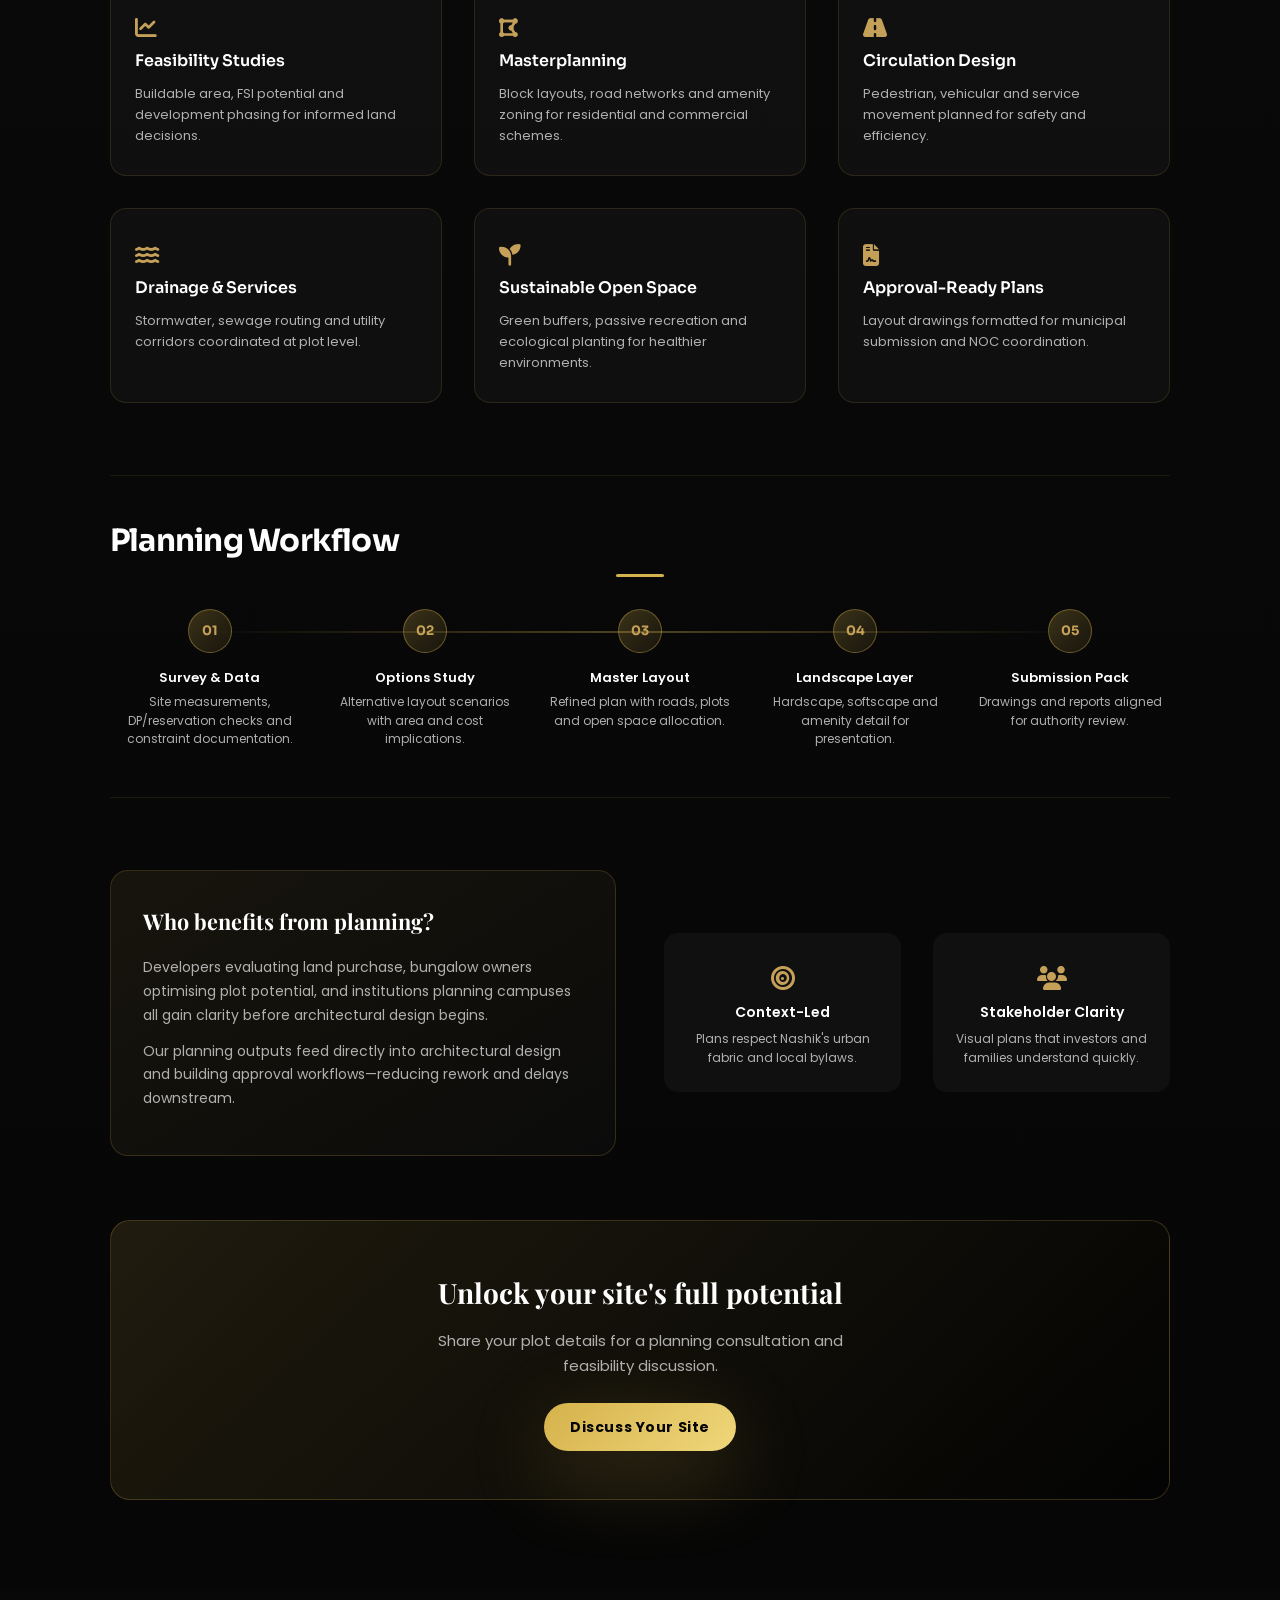
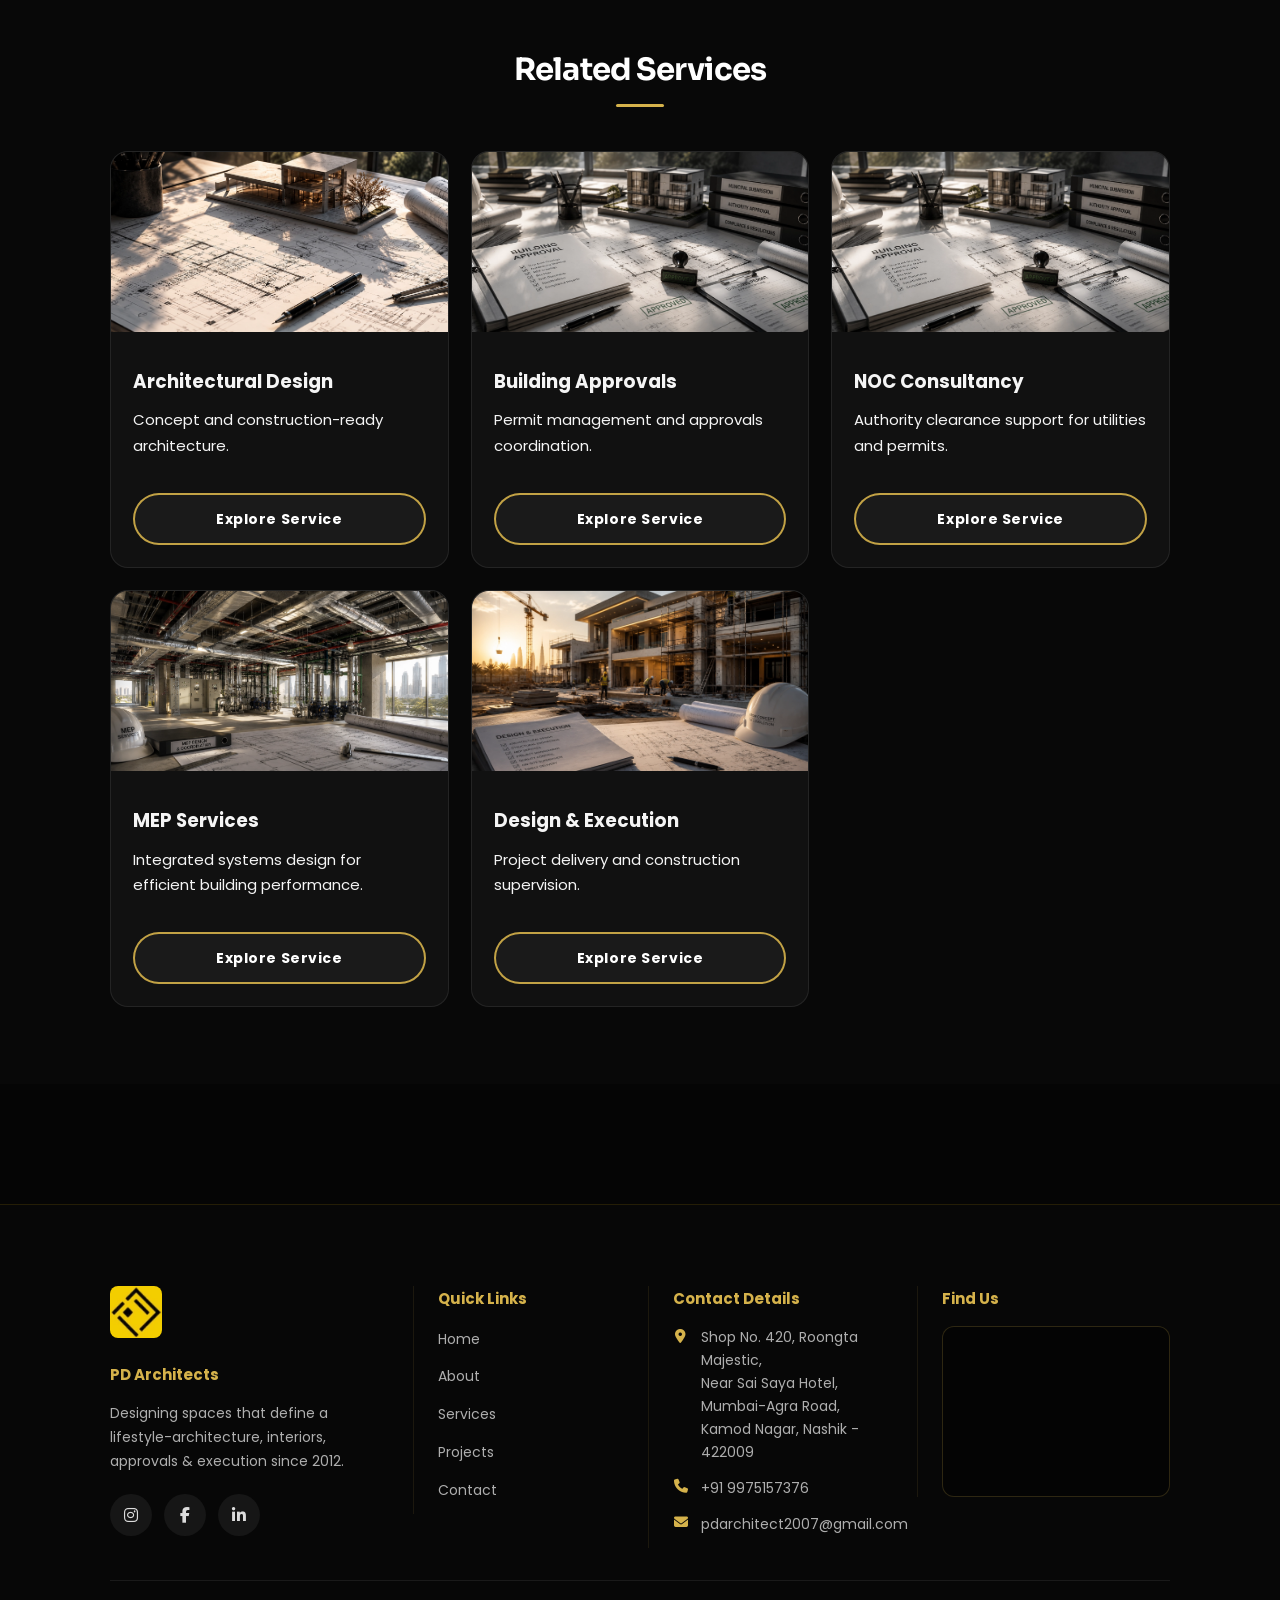
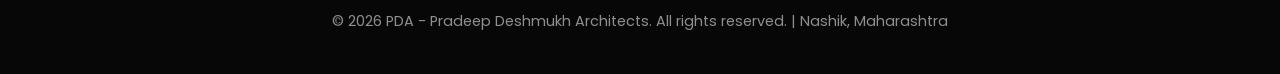
<file: architect-website/planning-services.html>
<!DOCTYPE html>
<html lang="en">
<head>
    <meta charset="utf-8">
    <meta name="viewport" content="width=device-width, initial-scale=1">
    <title>Planning Services — PD Architects</title>
    <meta name="description" content="Urban and site planning services by PD Architects. Strategic planning, site layouts and masterplanning for residential and commercial projects.">
    <link rel="stylesheet" href="css/style.css">
    <link rel="icon" type="image/webp" href="images/pd-logo.webp" sizes="32x32">
    <link rel="apple-touch-icon" href="images/pd-logo.webp">

    <link href="https://fonts.googleapis.com/css2?family=Poppins:wght@300;400;500;600;700;800&family=Sora:wght@400;500;600;700&display=swap" rel="stylesheet">
    <link rel="stylesheet" href="https://cdnjs.cloudflare.com/ajax/libs/font-awesome/6.5.1/css/all.min.css" />
</head>
<body>
    <header class="header" id="header">
        <nav class="navbar"><div class="navbar-container"><a href="index.html" class="logo-link" aria-label="PD Architects - Home"><img src="images/pd-logo.webp" alt="PD Architects" class="logo-img" width="44" height="44"></a><div class="hamburger" id="hamburger"><span></span><span></span><span></span></div>
            <ul class="nav-menu" id="navMenu">
                    <li class="nav-menu-logo"><a href="index.html" aria-label="PD Architects - Home"><img src="images/pd-logo.webp" alt="" class="logo-img" width="56" height="56"></a></li><li><a href="index.html" class="nav-link">Home</a></li><li><a href="about.html" class="nav-link">About</a></li><li><a href="services.html" class="nav-link active">Services</a></li><li><a href="projects.html" class="nav-link">Projects</a></li><li><a href="blog.html" class="nav-link">Blog</a></li><li><a href="contact-us.html" class="nav-link">Contact</a></li></ul>
        </div></nav>
    </header>

    <section class="hero Page-banner" style="background-image: url('images/planning-services-banner.webp');">
        <div class="hero-overlay"></div>
        <div class="hero-content fade-in">
            <div class="hero-brand"><span class="hero-brand-initial">PD</span><span class="hero-brand-name">Architects</span></div>
            <h1 class="hero-title">Strategic Planning for <span class="hero-accent">Sustainable Growth</span></h1>
            <p class="hero-tagline">Urban Design <span class="hero-sep">|</span> Feasibility <span class="hero-sep">|</span> Master Planning</p>
        </div>
    </section>
    <main class="page-main">
    <section class="service-detail">
        <div class="container">
            <div class="svc-intro">
                <div class="svc-intro-text">
                    <span class="svc-eyebrow">Planning Services</span>
                    <h2 class="svc-heading">Strategic land use for lasting value</h2>
                    <p class="svc-lead">Our landscape and urban planning practice transforms sites into coherent masterplans—balancing density, circulation, green open space and regulatory compliance so architecture and approvals proceed with confidence.</p>
                </div>
                <div class="svc-highlight-stack">
                    <div class="svc-highlight-card"><span class="svc-icon"><i class="fas fa-map"></i></span><div><h4>Site Analysis</h4><p>Topography, access, utilities and zoning constraints mapped before design investment.</p></div></div>
                    <div class="svc-highlight-card"><span class="svc-icon"><i class="fas fa-tree"></i></span><div><h4>Landscape Strategy</h4><p>Courtyards, planting palettes and outdoor rooms integrated with built form.</p></div></div>
                    <div class="svc-highlight-card"><span class="svc-icon"><i class="fas fa-city"></i></span><div><h4>Urban Frameworks</h4><p>Layout plans for townships, campuses and mixed-use developments at scale.</p></div></div>
                </div>
            </div>
            <div class="section-header"><h2 class="section-title">Planning Deliverables</h2><div class="title-accent"></div></div>
            <div class="svc-features-grid">
                <div class="svc-feature-card"><span class="svc-icon"><i class="fas fa-chart-line"></i></span><h4>Feasibility Studies</h4><p>Buildable area, FSI potential and development phasing for informed land decisions.</p></div>
                <div class="svc-feature-card"><span class="svc-icon"><i class="fas fa-draw-polygon"></i></span><h4>Masterplanning</h4><p>Block layouts, road networks and amenity zoning for residential and commercial schemes.</p></div>
                <div class="svc-feature-card"><span class="svc-icon"><i class="fas fa-road"></i></span><h4>Circulation Design</h4><p>Pedestrian, vehicular and service movement planned for safety and efficiency.</p></div>
                <div class="svc-feature-card"><span class="svc-icon"><i class="fas fa-water"></i></span><h4>Drainage &amp; Services</h4><p>Stormwater, sewage routing and utility corridors coordinated at plot level.</p></div>
                <div class="svc-feature-card"><span class="svc-icon"><i class="fas fa-seedling"></i></span><h4>Sustainable Open Space</h4><p>Green buffers, passive recreation and ecological planting for healthier environments.</p></div>
                <div class="svc-feature-card"><span class="svc-icon"><i class="fas fa-file-contract"></i></span><h4>Approval-Ready Plans</h4><p>Layout drawings formatted for municipal submission and NOC coordination.</p></div>
            </div>
            <div class="svc-process">
                <div class="section-header"><h2 class="section-title">Planning Workflow</h2><div class="title-accent"></div></div>
                <div class="svc-timeline">
                    <div class="svc-timeline-step"><span class="svc-step-num">01</span><h4>Survey &amp; Data</h4><p>Site measurements, DP/reservation checks and constraint documentation.</p></div>
                    <div class="svc-timeline-step"><span class="svc-step-num">02</span><h4>Options Study</h4><p>Alternative layout scenarios with area and cost implications.</p></div>
                    <div class="svc-timeline-step"><span class="svc-step-num">03</span><h4>Master Layout</h4><p>Refined plan with roads, plots and open space allocation.</p></div>
                    <div class="svc-timeline-step"><span class="svc-step-num">04</span><h4>Landscape Layer</h4><p>Hardscape, softscape and amenity detail for presentation.</p></div>
                    <div class="svc-timeline-step"><span class="svc-step-num">05</span><h4>Submission Pack</h4><p>Drawings and reports aligned for authority review.</p></div>
                </div>
            </div>
            <div class="svc-split">
                <div class="svc-split-card">
                    <h3>Who benefits from planning?</h3>
                    <p>Developers evaluating land purchase, bungalow owners optimising plot potential, and institutions planning campuses all gain clarity before architectural design begins.</p>
                    <p>Our planning outputs feed directly into architectural design and building approval workflows—reducing rework and delays downstream.</p>
                </div>
                <div class="svc-why-grid" style="margin-bottom:0;grid-template-columns:1fr 1fr;">
                    <div class="svc-why-card"><span class="svc-icon"><i class="fas fa-bullseye"></i></span><h4>Context-Led</h4><p>Plans respect Nashik's urban fabric and local bylaws.</p></div>
                    <div class="svc-why-card"><span class="svc-icon"><i class="fas fa-users"></i></span><h4>Stakeholder Clarity</h4><p>Visual plans that investors and families understand quickly.</p></div>
                </div>
            </div>
            <div class="svc-cta">
                <h3>Unlock your site's full potential</h3>
                <p>Share your plot details for a planning consultation and feasibility discussion.</p>
                <a href="contact-us.html" class="btn btn-primary">Discuss Your Site</a>
            </div>
        </div>
    </section>

    <section class="related-services">
        <div class="container">
            <div class="section-header"><h2 class="section-title">Related Services</h2><div class="title-accent"></div></div>
            <div class="related-grid">
                <a class="related-card" href="architectural-design.html">
                    <div class="related-thumb"><img src="images/Service-Architectural-Design-banner.webp" alt="Architectural Design"></div>
                    <div class="related-body"><h3>Architectural Design</h3><p>Concept and construction-ready architecture.</p></div>
                    <div class="btn btn-secondary">Explore Service</div>
                </a>
                <a class="related-card" href="building-approval-services.html">
                    <div class="related-thumb"><img src="images/building-approval-services-banner.webp" alt="Building Approvals"></div>
                    <div class="related-body"><h3>Building Approvals</h3><p>Permit management and approvals coordination.</p></div>
                    <div class="btn btn-secondary">Explore Service</div>
                </a>
                <a class="related-card" href="noc-consultancy.html">
                    <div class="related-thumb"><img src="images/noc-consultancy-banner.webp" alt="NOC Consultancy"></div>
                    <div class="related-body"><h3>NOC Consultancy</h3><p>Authority clearance support for utilities and permits.</p></div>
                    <div class="btn btn-secondary">Explore Service</div>
                </a>
                <a class="related-card" href="mep-services.html">
                    <div class="related-thumb"><img src="images/mep-services-banner.webp" alt="MEP Services"></div>
                    <div class="related-body"><h3>MEP Services</h3><p>Integrated systems design for efficient building performance.</p></div>
                    <div class="btn btn-secondary">Explore Service</div>
                </a>
                <a class="related-card" href="design-execution.html">
                    <div class="related-thumb"><img src="images/design-execution-banner.webp" alt="Design & Execution"></div>
                    <div class="related-body"><h3>Design & Execution</h3><p>Project delivery and construction supervision.</p></div>
                    <div class="btn btn-secondary">Explore Service</div>
                </a>
            </div>
        </div>
    </section>

    </main>

    <footer class="footer">
        <div class="container">
            <div class="footer-content footer-grid">
                <div class="footer-section footer-brand">
                    <a href="index.html" class="footer-logo-link" aria-label="PD Architects - Home">
                        <img src="images/pd-logo.webp" alt="PD Architects" class="footer-logo" width="52" height="52" loading="lazy">
                    </a>
                    <h3>PD Architects</h3>
                    <p>Designing spaces that define a lifestyle-architecture, interiors, approvals &amp; execution since 2012.</p>
                    <div class="footer-social">
                        <div class="social-links">
                            <a href="https://www.instagram.com/_pdarchitects/" target="_blank" rel="noopener noreferrer" aria-label="Instagram"><i class="fab fa-instagram"></i></a>
                            <a href="#" target="_blank" rel="noopener noreferrer" aria-label="Facebook"><i class="fab fa-facebook-f"></i></a>
                            <a href="#" target="_blank" rel="noopener noreferrer" aria-label="LinkedIn"><i class="fab fa-linkedin-in"></i></a>
                        </div>
                    </div>
                </div>
                <div class="footer-section footer-links">
                    <h3>Quick Links</h3>
                    <ul>
                        <li><a href="index.html">Home</a></li>
                        <li><a href="about.html">About</a></li>
                        <li><a href="services.html">Services</a></li>
                        <li><a href="projects.html">Projects</a></li>
                        <li><a href="contact-us.html">Contact</a></li>
                    </ul>
                </div>
                <div class="footer-section footer-contact">
                    <h3>Contact Details</h3>
                    <ul class="footer-contact-list">
                        <li><i class="fas fa-location-dot" aria-hidden="true"></i><span>Shop No. 420, Roongta Majestic,<br>Near Sai Saya Hotel, Mumbai-Agra Road,<br>Kamod Nagar, Nashik - 422009</span></li>
                        <li><i class="fas fa-phone" aria-hidden="true"></i><a href="tel:+919975157376">+91 9975157376</a></li>
                        <li><i class="fas fa-envelope" aria-hidden="true"></i><a href="mailto:pdarchitect2007@gmail.com">pdarchitect2007@gmail.com</a></li>
                    </ul>
                </div>
                <div class="footer-section footer-map">
                    <h3>Find Us</h3>
                    <div class="footer-map-wrap">
                        <iframe src="https://maps.google.com/maps?q=Roongta+Majestic+Kamod+Nagar+Nashik+422009&amp;t=&amp;z=15&amp;ie=UTF8&amp;iwloc=&amp;output=embed" title="PD Architects office location" loading="lazy" referrerpolicy="no-referrer-when-downgrade" allowfullscreen></iframe>
                    </div>
                </div>
            </div>
            <div class="footer-bottom">
                <p>&copy; 2026 PDA - Pradeep Deshmukh Architects. All rights reserved. | Nashik, Maharashtra</p>
            </div>
        </div>
    </footer>

    <a href="https://wa.me/919975157376" class="whatsapp-float" target="_blank" rel="noopener" aria-label="Chat on WhatsApp" role="button"><i class="fab fa-whatsapp" aria-hidden="true"></i></a>
    <script src="js/script.js"></script>
</body>
</html>
</file>
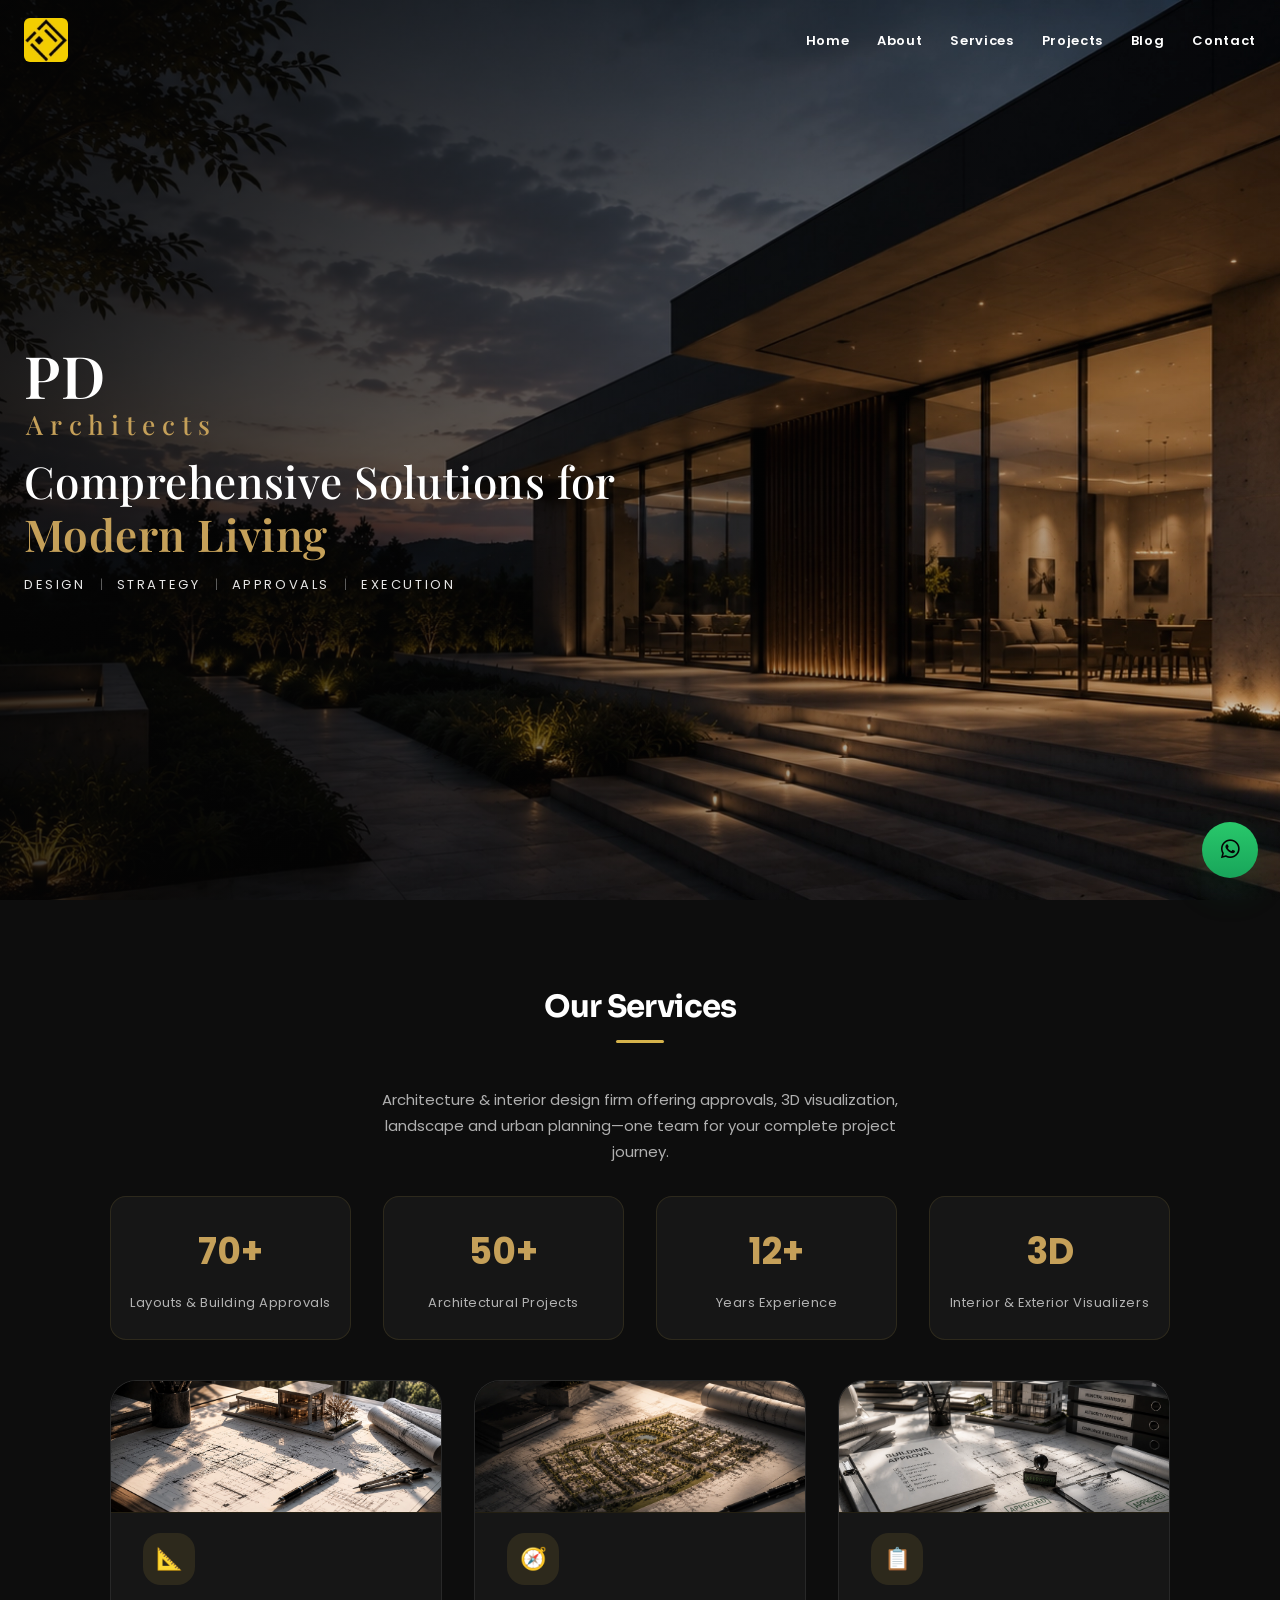
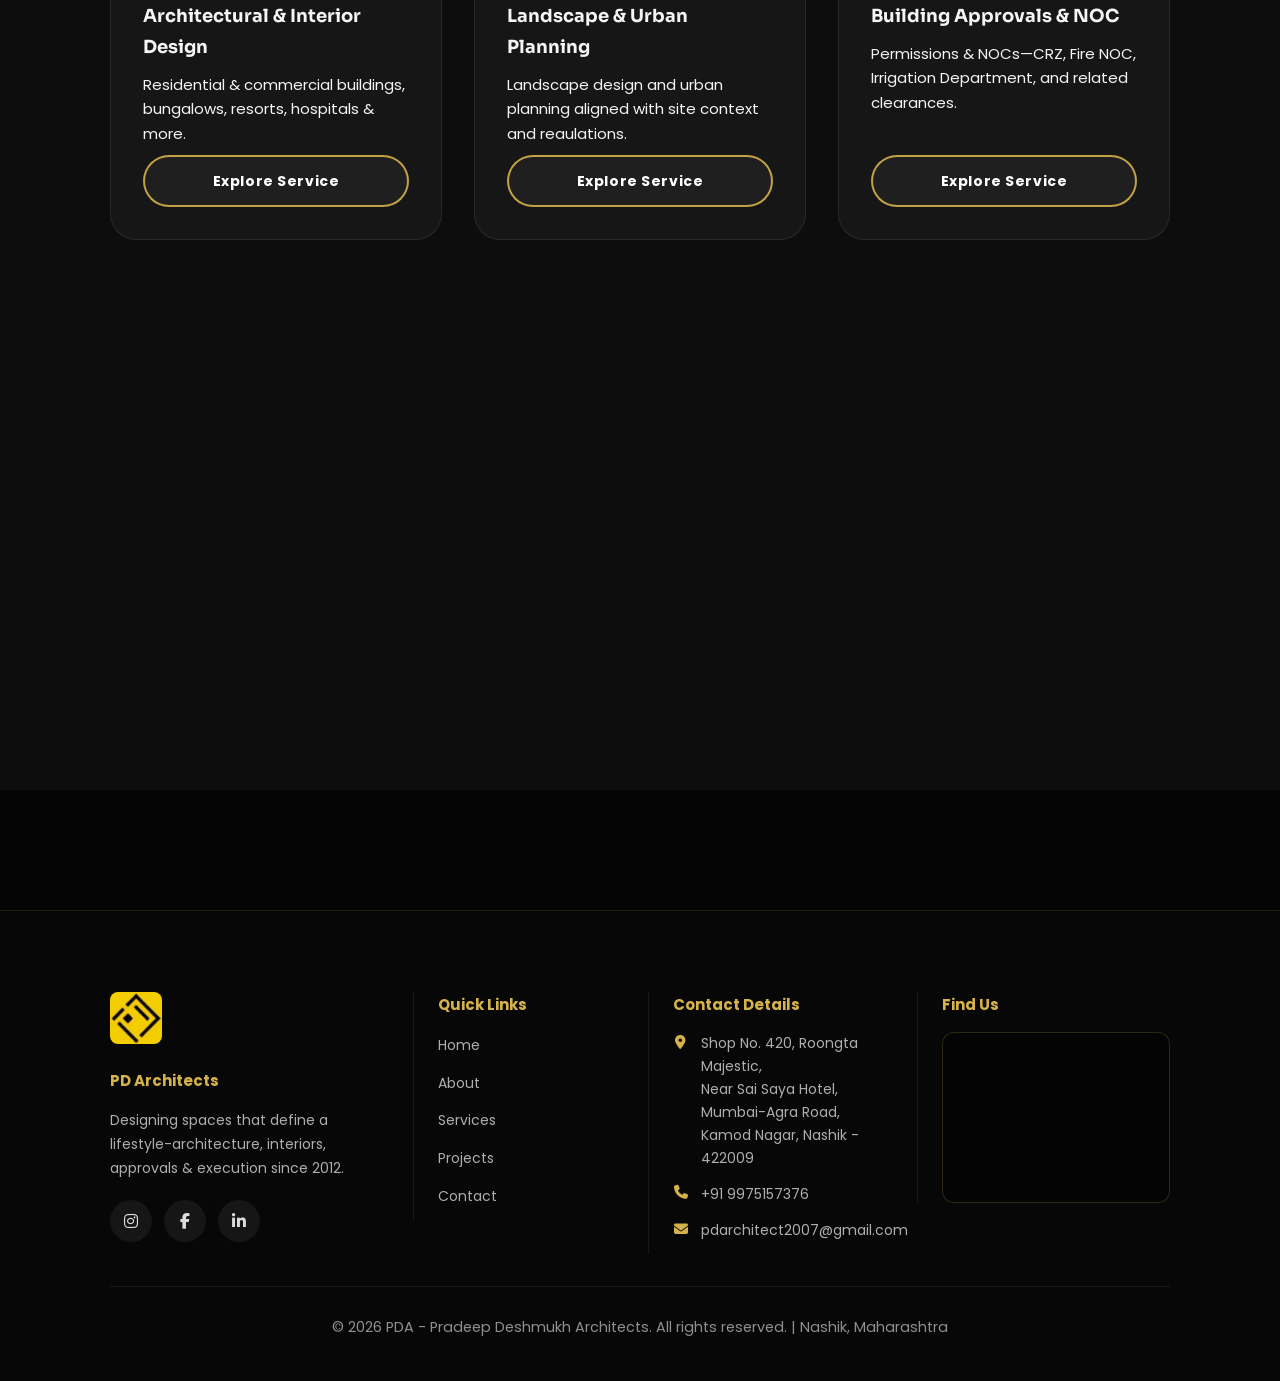
<file: architect-website/services.html>
<!DOCTYPE html>
<html lang="en">
<head>
    <meta charset="UTF-8">
    <meta name="viewport" content="width=device-width, initial-scale=1.0">
    <title>Services — PD Architects | Premium Architectural Services</title>
    <meta name="description" content="PD Architects offers Architectural Design, Planning, Building Approvals, NOC Consultancy, MEP Services and Design & Execution. Premium architecture services in Nashik.">
    <link rel="stylesheet" href="css/style.css">
    <link rel="icon" type="image/webp" href="images/pd-logo.webp" sizes="32x32">
    <link rel="apple-touch-icon" href="images/pd-logo.webp">

    <link href="https://fonts.googleapis.com/css2?family=Poppins:wght@300;400;500;600;700;800&family=Sora:wght@400;500;600;700&display=swap" rel="stylesheet">
    <link rel="stylesheet" href="https://cdnjs.cloudflare.com/ajax/libs/font-awesome/6.5.1/css/all.min.css" />
</head>
<body>
    <!-- Navigation -->
    <header class="header" id="header">
        <nav class="navbar">
            <div class="navbar-container">
                <a href="index.html" class="logo-link" aria-label="PD Architects - Home"><img src="images/pd-logo.webp" alt="PD Architects" class="logo-img" width="44" height="44"></a>
                <div class="hamburger" id="hamburger">
                    <span></span>
                    <span></span>
                    <span></span>
                </div>
                <ul class="nav-menu" id="navMenu">
                    <li class="nav-menu-logo"><a href="index.html" aria-label="PD Architects - Home"><img src="images/pd-logo.webp" alt="" class="logo-img" width="56" height="56"></a></li>
                    <li><a href="index.html" class="nav-link">Home</a></li>
                    <li><a href="about.html" class="nav-link">About</a></li>
                    <li><a href="services.html" class="nav-link active">Services</a></li>
                    <li><a href="projects.html" class="nav-link">Projects</a></li>
                    <li><a href="blog.html" class="nav-link">Blog</a></li>
                    <li><a href="contact-us.html" class="nav-link">Contact</a></li>
                </ul>
            </div>
        </nav>
    </header>

    <!-- Hero -->
    <section class="hero Page-banner" style="background-image: url('images/Service-main-banner.webp');">
        <div class="hero-overlay"></div>
        <div class="hero-content fade-in">
            <div class="hero-brand">
                <span class="hero-brand-initial">PD</span>
                <span class="hero-brand-name">Architects</span>
            </div>
            <h1 class="hero-title">Comprehensive Solutions for <span class="hero-accent">Modern Living</span></h1>
            <p class="hero-tagline">Design <span class="hero-sep">|</span> Strategy <span class="hero-sep">|</span> Approvals <span class="hero-sep">|</span> Execution</p>
        </div>
    </section>

    <main class="page-main">
    <section class="services">
        <div class="container">
            <div class="section-header">
                <h2 class="section-title">Our Services</h2>
                <div class="title-accent"></div>
            </div>
            <p class="portfolio-intro">Architecture &amp; interior design firm offering approvals, 3D visualization, landscape and urban planning—one team for your complete project journey.</p>
            <div class="services-stats-row">
                <div class="services-stat-box"><strong>70+</strong><span>Layouts &amp; Building Approvals</span></div>
                <div class="services-stat-box"><strong>50+</strong><span>Architectural Projects</span></div>
                <div class="services-stat-box"><strong>12+</strong><span>Years Experience</span></div>
                <div class="services-stat-box"><strong>3D</strong><span>Interior &amp; Exterior Visualizers</span></div>
            </div>
            <div class="services-grid">
                <a class="service-card" href="architectural-design.html">
                    <div class="service-card-media"><img src="images/Service-Architectural-Design-banner.webp" alt="Architectural Design"></div>
                    <div class="service-icon">📐</div>
                    <h3>Architectural &amp; Interior Design</h3>
                    <p>Residential &amp; commercial buildings, bungalows, resorts, hospitals &amp; more.</p>
                    <div class="btn btn-secondary">Explore Service</div>
                </a>
                <a class="service-card" href="planning-services.html">
                    <div class="service-card-media"><img src="images/planning-services-banner.webp" alt="Planning Services"></div>
                    <div class="service-icon">🧭</div>
                    <h3>Landscape &amp; Urban Planning</h3>
                    <p>Landscape design and urban planning aligned with site context and regulations.</p>
                    <div class="btn btn-secondary">Explore Service</div>
                </a>
                <a class="service-card" href="building-approval-services.html">
                    <div class="service-card-media"><img src="images/building-approval-services-banner.webp" alt="Building Approvals"></div>
                    <div class="service-icon">📋</div>
                    <h3>Building Approvals &amp; NOC</h3>
                    <p>Permissions &amp; NOCs—CRZ, Fire NOC, Irrigation Department, and related clearances.</p>
                    <div class="btn btn-secondary">Explore Service</div>
                </a>
                <a class="service-card" href="noc-consultancy.html">
                    <div class="service-card-media"><img src="images/noc-consultancy-banner.webp" alt="NOC Consultancy"></div>
                    <div class="service-icon">📝</div>
                    <h3>NOC Consultancy</h3>
                    <p>Specialized NOC handling for utilities, safety and municipal compliance on every project.</p>
                    <div class="btn btn-secondary">Explore Service</div>
                </a>
                <a class="service-card" href="mep-services.html">
                    <div class="service-card-media"><img src="images/mep-services-banner.webp" alt="MEP Services"></div>
                    <div class="service-icon">⚙️</div>
                    <h3>MEP Services</h3>
                    <p>Integrated MEP engineering for comfort, efficiency and seamless design coordination.</p>
                    <div class="btn btn-secondary">Explore Service</div>
                </a>
                <a class="service-card" href="design-execution.html">
                    <div class="service-card-media"><img src="images/design-execution-banner.webp" alt="Design and Execution"></div>
                    <div class="service-icon">🎨</div>
                    <h3>3D Visualizers</h3>
                    <p>Premium interior and exterior 3D visualization for design presentation.</p>
                    <div class="btn btn-secondary">Explore Solution</div>
                </a>
            </div>
        </div>
    </section>
    </main>

    <!-- Footer -->
    <footer class="footer">
        <div class="container">
            <div class="footer-content footer-grid">
                <div class="footer-section footer-brand">
                    <a href="index.html" class="footer-logo-link" aria-label="PD Architects - Home">
                        <img src="images/pd-logo.webp" alt="PD Architects" class="footer-logo" width="52" height="52" loading="lazy">
                    </a>
                    <h3>PD Architects</h3>
                    <p>Designing spaces that define a lifestyle-architecture, interiors, approvals &amp; execution since 2012.</p>
                    <div class="footer-social">
                        <div class="social-links">
                            <a href="https://www.instagram.com/_pdarchitects/" target="_blank" rel="noopener noreferrer" aria-label="Instagram"><i class="fab fa-instagram"></i></a>
                            <a href="#" target="_blank" rel="noopener noreferrer" aria-label="Facebook"><i class="fab fa-facebook-f"></i></a>
                            <a href="#" target="_blank" rel="noopener noreferrer" aria-label="LinkedIn"><i class="fab fa-linkedin-in"></i></a>
                        </div>
                    </div>
                </div>
                <div class="footer-section footer-links">
                    <h3>Quick Links</h3>
                    <ul>
                        <li><a href="index.html">Home</a></li>
                        <li><a href="about.html">About</a></li>
                        <li><a href="services.html">Services</a></li>
                        <li><a href="projects.html">Projects</a></li>
                        <li><a href="contact-us.html">Contact</a></li>
                    </ul>
                </div>
                <div class="footer-section footer-contact">
                    <h3>Contact Details</h3>
                    <ul class="footer-contact-list">
                        <li><i class="fas fa-location-dot" aria-hidden="true"></i><span>Shop No. 420, Roongta Majestic,<br>Near Sai Saya Hotel, Mumbai-Agra Road,<br>Kamod Nagar, Nashik - 422009</span></li>
                        <li><i class="fas fa-phone" aria-hidden="true"></i><a href="tel:+919975157376">+91 9975157376</a></li>
                        <li><i class="fas fa-envelope" aria-hidden="true"></i><a href="mailto:pdarchitect2007@gmail.com">pdarchitect2007@gmail.com</a></li>
                    </ul>
                </div>
                <div class="footer-section footer-map">
                    <h3>Find Us</h3>
                    <div class="footer-map-wrap">
                        <iframe src="https://maps.google.com/maps?q=Roongta+Majestic+Kamod+Nagar+Nashik+422009&amp;t=&amp;z=15&amp;ie=UTF8&amp;iwloc=&amp;output=embed" title="PD Architects office location" loading="lazy" referrerpolicy="no-referrer-when-downgrade" allowfullscreen></iframe>
                    </div>
                </div>
            </div>
            <div class="footer-bottom">
                <p>&copy; 2026 PDA - Pradeep Deshmukh Architects. All rights reserved. | Nashik, Maharashtra</p>
            </div>
        </div>
    </footer>

    <a href="https://wa.me/919975157376" class="whatsapp-float" target="_blank" rel="noopener" aria-label="Chat on WhatsApp" role="button">
        <i class="fab fa-whatsapp" aria-hidden="true"></i>
    </a>

    <script src="js/script.js"></script>
</body>
</html>
</file>
<file: architect-website/css/style.css>
@import url('https://fonts.googleapis.com/css2?family=Playfair+Display:ital,wght@0,400;0,500;0,600;0,700;1,400&display=swap');

/* ===== ROOT & GLOBAL STYLES ===== */
:root {
    --primary-color: #d5b24b;
    --hero-gold: #c5a059;
    --primary-dark: #b1852d;
    --primary-glow: rgba(213, 178, 75, 0.22);
    --bg-dark: #050505;
    --bg-soft: #121212;
    --surface: rgba(255, 255, 255, 0.04);
    --surface-soft: rgba(255, 255, 255, 0.08);
    --text: #f5f5f5;
    --text-muted: rgba(245, 245, 245, 0.7);
    --text-muted-strong: rgba(245, 245, 245, 0.88);
    --white: #ffffff;
    --border: rgba(213, 178, 75, 0.18);
    --container-max: 1140px;
    --side-padding: clamp(1.25rem, 4vw, 2.5rem);
    --edge-padding: clamp(1rem, 2vw, 1.5rem);
    --section-space: clamp(4.5rem, 7vw, 6.5rem);
    --section-header-gap: clamp(2rem, 3.5vw, 2.75rem);
    --gutter: clamp(1.25rem, 2.5vw, 2rem);
    --leading-body: 1.72;
    --leading-tight: 1.12;
}

* {
    margin: 0;
    padding: 0;
    box-sizing: border-box;
}

html {
    scroll-behavior: smooth;
    font-size: 100%;
    -webkit-text-size-adjust: 100%;
    text-size-adjust: 100%;
    scrollbar-width: none;
    -ms-overflow-style: none;
}

html::-webkit-scrollbar {
    width: 0;
    height: 0;
    display: none;
}

body {
    font-family: 'Poppins', sans-serif;
    font-size: 0.9375rem;
    line-height: var(--leading-body);
    background: radial-gradient(circle at top, #111111 0%, #050505 40%, #050505 100%);
    color: var(--text);
    overflow-x: hidden;
    min-height: 100vh;
    scrollbar-width: none;
    -ms-overflow-style: none;
}

body::-webkit-scrollbar {
    width: 0;
    height: 0;
    display: none;
}

/* Hide scrollbars site-wide; wheel / touch / keyboard scroll still works */
* {
    scrollbar-width: none;
    -ms-overflow-style: none;
}

*::-webkit-scrollbar {
    width: 0;
    height: 0;
    display: none;
    background: transparent;
}

img {
    max-width: 100%;
    display: block;
}

button,
input,
textarea,
select {
    font: inherit;
}

section {
    scroll-margin-top: 110px;
}

.container {
    max-width: var(--container-max);
    margin: 0 auto;
    padding-left: var(--side-padding);
    padding-right: var(--side-padding);
}

/* ===== HEADER ===== */
.header {
    position: fixed;
    top: 0;
    width: 100%;
    z-index: 999;
    background: transparent;
    transition: background 0.35s ease, box-shadow 0.35s ease, transform 0.35s ease;
}

.header.scrolled {
    background: rgba(7, 7, 7, 0.92);
    box-shadow: 0 18px 45px rgba(0, 0, 0, 0.25);
}

.navbar {
    width: 100%;
}

.navbar-container {
    display: flex;
    align-items: center;
    justify-content: space-between;
    width: 100%;
    max-width: 100%;
    margin: 0;
    padding: 1.125rem var(--edge-padding);
}

.logo,
.logo-link {
    display: flex;
    align-items: center;
    flex-shrink: 0;
    text-decoration: none;
}

.logo-img {
    width: clamp(38px, 4.2vw, 46px);
    height: clamp(38px, 4.2vw, 46px);
    object-fit: contain;
    border-radius: 6px;
    transition: transform 0.35s cubic-bezier(0.22, 1, 0.36, 1), filter 0.35s ease, box-shadow 0.35s ease;
}

.logo-link:hover .logo-img,
.logo-link:focus-visible .logo-img {
    transform: scale(1.06) translateY(-1px);
    filter: brightness(1.08) drop-shadow(0 6px 18px rgba(213, 178, 75, 0.35));
}

.logo-link:focus-visible {
    outline: 2px solid var(--primary-color);
    outline-offset: 4px;
    border-radius: 8px;
}

.nav-menu {
    display: flex;
    gap: clamp(1rem, 2.2vw, 1.75rem);
    list-style: none;
    align-items: center;
    margin-left: auto;
    padding-right: 0;
}

.nav-link {
    color: var(--white);
    text-decoration: none;
    font-size: 14px;
    font-weight: 600;
    letter-spacing: 0.6px;
    position: relative;
    transition: color 0.25s ease;
}

.nav-link::after {
    content: '';
    position: absolute;
    left: 0;
    bottom: -6px;
    width: 0;
    height: 2px;
    background: var(--primary-color);
    transition: width 0.25s ease;
}

.nav-link:hover,
.nav-link.active {
    color: var(--primary-color);
}

.nav-link:hover::after,
.nav-link.active::after {
    width: 100%;
}

.hamburger {
    display: none;
    flex-direction: column;
    gap: 7px;
    cursor: pointer;
}

.hamburger span {
    width: 28px;
    height: 3px;
    background: var(--white);
    border-radius: 999px;
    transition: transform 0.3s ease, opacity 0.3s ease;
}

.hamburger.active span:nth-child(1) {
    transform: rotate(45deg) translate(5px, 5px);
}

.hamburger.active span:nth-child(2) {
    opacity: 0;
}

.hamburger.active span:nth-child(3) {
    transform: rotate(-45deg) translate(5px, -5px);
}

/* ===== HERO ===== */
.hero {
    position: relative;
    height: 100svh;
    height: 100vh;
    min-height: 100svh;
    min-height: 100vh;
    display: flex;
    align-items: center;
    justify-content: flex-start;
    padding: 0;
    background-position: center;
    background-size: cover;
    background-repeat: no-repeat;
}

/* make hero images responsive and visually consistent with homepage */
.hero::before {
    /* overlay handled separately below */
}

/* Homepage specific banner override */
section.hero.Homepage-banner {
    background-image: url('../images/Homepage-banner.webp');
    background-position: center center;
    background-size: cover;
    background-repeat: no-repeat;
}

/* Generic class for other pages to apply their hero images while keeping same sizing */
section.hero.Page-banner {
    background-position: center center;
    background-size: cover;
    background-repeat: no-repeat;
}

/* Readable text over page banners — left-weighted luxury overlay */
section.hero.Page-banner::before,
section.hero.Homepage-banner::before {
    content: '';
    position: absolute;
    inset: 0;
    z-index: 1;
    background: linear-gradient(
        105deg,
        rgba(5, 5, 5, 0.88) 0%,
        rgba(5, 5, 5, 0.62) 38%,
        rgba(5, 5, 5, 0.35) 68%,
        rgba(5, 5, 5, 0.2) 100%
    );
    pointer-events: none;
}

section.hero .hero-content {
    z-index: 2;
}

.hero::before {
    content: '';
    position: absolute;
    inset: 0;
    background: none; /* removed overlay to show banner image clearly */
}

/* hide any markup-based overlay element present in hero markup */
.hero-overlay {
    display: none !important;
}

.hero-content {
    position: relative;
    z-index: 2;
    text-align: left;
    max-width: none;
    width: 100%;
    padding-left: var(--edge-padding);
    padding-right: var(--edge-padding);
    animation: fadeInUp 1s ease;
}

.hero-title {
    font-family: 'Sora', sans-serif;
    font-weight: 700;
    color: var(--white);
}

.hero-subtitle {
    color: var(--text-muted-strong);
    margin-left: auto;
    margin-right: auto;
}

.hero-buttons {
    display: flex;
    justify-content: center;
    flex-wrap: wrap;
    gap: 18px;
}

.btn {
    display: inline-flex;
    align-items: center;
    justify-content: center;
    padding: 16px 36px;
    border-radius: 999px;
    text-decoration: none;
    font-weight: 700;
    letter-spacing: 0.8px;
    border: none;
    cursor: pointer;
    transition: transform 0.3s ease, box-shadow 0.3s ease, background 0.3s ease;
}

.btn-primary {
    background: var(--primary-color);
    color: var(--bg-dark);
    box-shadow: 0 18px 50px rgba(255, 193, 7, 0.18);
}

.btn-primary:hover {
    transform: translateY(-2px);
    box-shadow: 0 22px 55px rgba(255, 193, 7, 0.28);
}

.btn-secondary {
    background: transparent;
    border: 2px solid rgba(255, 193, 7, 0.95);
    color: var(--white);
}

.btn-secondary:hover {
    background: rgba(255, 193, 7, 0.12);
    transform: translateY(-2px);
}

/* ===== SECTION HEADERS ===== */
.section-header {
    text-align: center;
    margin-bottom: var(--section-header-gap);
}

.section-title {
    font-family: 'Sora', sans-serif;
    font-weight: 700;
    color: var(--white);
}

.title-accent {
    width: 60px;
    height: 3px;
    background: var(--primary-color);
    margin: 18px auto 0;
    border-radius: 999px;
}

/* ===== ABOUT ===== */
.about {
    padding: var(--section-space) 0;
    background: #0b0b0b;
}

.about-content {
    max-width: 700px;
    margin: 0 auto;
}

.about-text {
    font-size: 0.9375rem;
    line-height: var(--leading-body);
    color: var(--text-muted);
    font-weight: 300;
}

/* ===== FOUNDER ===== */
.founder {
    padding: var(--section-space) 0;
    background: #090909;
}

.founder-content {
    display: grid;
    grid-template-columns: 1.1fr 0.9fr;
    gap: 46px;
    align-items: stretch;
}

.founder-image {
    position: relative;
    display: flex;
    min-height: 100%;
}

.founder-image img {
    width: 100%;
    height: 100%;
    min-height: 0;
    object-fit: cover;
    border-radius: 28px;
    box-shadow: 0 30px 90px rgba(0, 0, 0, 0.36);
}

.founder-image::before {
    content: '';
    position: absolute;
    inset: 20px;
    border: 1px solid rgba(213, 178, 75, 0.22);
    border-radius: 30px;
}

.founder-info {
    padding: 40px 42px;
    background: rgba(255, 255, 255, 0.04);
    border-left: 5px solid var(--primary-color);
    border-radius: 26px;
    box-shadow: 0 34px 100px rgba(0, 0, 0, 0.22);
}

.founder-name {
    font-family: 'Sora', sans-serif;
    font-size: 2rem;
    font-weight: 800;
    color: var(--white);
    margin-bottom: 14px;
}

.founder-title {
    color: var(--primary-color);
    font-weight: 600;
    margin-bottom: 20px;
    letter-spacing: 0.18em;
    text-transform: uppercase;
}

.founder-text {
    color: rgba(255, 255, 255, 0.82);
    font-size: 1rem;
    line-height: 1.95;
    margin-bottom: 28px;
}

.founder-highlights {
    list-style: none;
    padding-left: 0;
}

.founder-highlights li {
    margin-bottom: 14px;
    color: rgba(255, 255, 255, 0.75);
    font-size: 0.95rem;
    position: relative;
    padding-left: 28px;
}

.founder-highlights li::before {
    content: '✓';
    position: absolute;
    left: 0;
    top: 0;
    color: var(--primary-color);
    font-size: 1rem;
}

/* ===== SERVICES ===== */
.services {
    padding: var(--section-space) 0;
    background: #0d0d0d;
}

.services-grid {
    display: grid;
    grid-template-columns: repeat(auto-fit, minmax(300px, 1fr));
    gap: 32px;
    align-items: stretch;
}

.services-grid .service-card {
    display: flex;
    flex-direction: column;
    justify-content: flex-start;
    height: 100%;
    min-height: 100%;
    text-decoration: none;
    color: inherit;
}

.service-card a, .service-card { text-decoration: none; }

.service-card .btn {
    margin-top: auto;
    flex-shrink: 0;
    align-self: stretch;
}

.service-card {
    background: rgba(255, 255, 255, 0.035);
    padding: 38px;
    border-radius: 26px;
    border: 1px solid rgba(213, 178, 75, 0.12);
    transition: transform 0.32s ease, box-shadow 0.32s ease, border-color 0.32s ease;
}

.service-card:hover {
    transform: translateY(-8px);
    box-shadow: 0 34px 110px rgba(0, 0, 0, 0.32);
    border-color: rgba(213, 178, 75, 0.24);
}

.service-icon {
    width: 64px;
    height: 64px;
    display: inline-flex;
    align-items: center;
    justify-content: center;
    border-radius: 18px;
    background: rgba(213, 178, 75, 0.12);
    color: var(--primary-color);
    font-size: 1.6rem;
    margin-bottom: 24px;
}

.service-card h3 {
    font-family: 'Sora', sans-serif;
    font-size: 1.45rem;
    margin-bottom: 16px;
    color: var(--white);
}

.service-card p {
    color: rgba(255, 255, 255, 0.78);
    line-height: 1.65;
    margin-bottom: 1rem;
    flex: 1 1 auto;
    display: -webkit-box;
    -webkit-line-clamp: 3;
    -webkit-box-orient: vertical;
    overflow: hidden;
    text-overflow: ellipsis;
    min-height: 4.125rem;
    max-height: 4.125rem;
}

@media (max-width: 720px) {
    .btn-secondary {
        min-width: 0;
        white-space: normal;
        width: 100%;
        padding: 12px 18px;
        font-size: 0.95rem;
    }
    .services-grid .service-card .btn { width: 100%; }
}

/* Related services cards */
.related-grid {
    display: grid;
    grid-template-columns: repeat(auto-fit, minmax(220px, 1fr));
    gap: 22px;
}
.related-card {
    background: rgba(255,255,255,0.03);
    border-radius: 16px;
    overflow: hidden;
    display: flex;
    flex-direction: column;
    gap: 12px;
    padding: 0;
    border: 1px solid rgba(255,193,7,0.08);
}
.related-thumb {
    overflow: hidden;
    border-radius: 12px 12px 0 0;
    background: #0a0a0a;
}

.related-thumb img {
    width: 100%;
    height: 140px;
    object-fit: cover;
    object-position: center center;
    display: block;
}
.related-card .related-body { padding: 18px; }
.related-card h3 { margin: 0 0 8px 0; font-size: 1.05rem; color: var(--white); }
.related-card p { margin: 0 0 12px 0; color: rgba(255,255,255,0.78); font-size: 0.95rem; }
.related-card .btn { margin: 0 18px 18px; }
.related-card:hover { transform: translateY(-6px); box-shadow: 0 28px 60px rgba(0,0,0,0.36); }

/* Hero background overlay improvements for better readability */
.hero { background-size: cover; background-position: center; }
.hero .hero-overlay { position: absolute; inset: 0; background: linear-gradient(180deg, rgba(3,3,3,0.45), rgba(3,3,3,0.7)); }

/* Image hover subtle zoom for service/gallery images */
.service-visual, .related-thumb img, .gallery-item img { transition: transform 0.45s cubic-bezier(.2,.9,.2,1); }
.service-visual:hover, .related-thumb img:hover, .gallery-item:hover img { transform: scale(1.06); }

/* Add safe bottom spacing on pages that use page-main */
.page-main { padding-bottom: 120px; }

.service-card:hover {
    transform: translateY(-8px);
    box-shadow: 0 32px 80px rgba(0, 0, 0, 0.35);
    border-color: rgba(255, 193, 7, 0.3);
}

.service-icon {
    font-size: 2.2rem;
    margin-bottom: 18px;
    display: inline-flex;
}

.service-card h3 {
    font-family: 'Sora', sans-serif;
    font-size: 1.35rem;
    margin-bottom: 14px;
    color: var(--white);
}

.service-card p {
    color: rgba(255, 255, 255, 0.72);
    line-height: 1.85;
}

/* ===== WHY CHOOSE ===== */
.why-choose {
    padding: var(--section-space) 0;
    background: #0c0c0c;
}

.why-grid {
    display: grid;
    grid-template-columns: repeat(2, minmax(300px, 1fr));
    gap: 32px;
}

.why-card {
    background: rgba(255, 255, 255, 0.035);
    padding: 40px;
    border-radius: 26px;
    overflow: hidden;
    border: 1px solid rgba(213, 178, 75, 0.12);
    transition: transform 0.32s ease, box-shadow 0.32s ease;
}

.why-card:hover {
    transform: translateY(-8px);
    box-shadow: 0 32px 85px rgba(0, 0, 0, 0.32);
}

.why-card::before {
    content: '';
    position: absolute;
    inset: 0;
    background: linear-gradient(135deg, rgba(213, 178, 75, 0.12), transparent 36%);
    opacity: 0;
    transition: opacity 0.4s ease;
}

.why-card:hover::before {
    opacity: 1;
}

.why-icon {
    width: 56px;
    height: 56px;
    display: inline-flex;
    align-items: center;
    justify-content: center;
    background: rgba(213, 178, 75, 0.12);
    border-radius: 18px;
    font-size: 1.5rem;
    margin-bottom: 22px;
}

.why-card h3 {
    font-family: 'Sora', sans-serif;
    font-size: 1.4rem;
    margin-bottom: 16px;
    color: var(--white);
}

.why-card p {
    color: rgba(255, 255, 255, 0.78);
    line-height: 1.95;
}

/* ===== STATISTICS ===== */
.statistics {
    padding: calc(var(--section-space) * 0.85) 0;
    background: #070707;
}

.stats-grid {
    display: grid;
    grid-template-columns: repeat(auto-fit, minmax(220px, 1fr));
    gap: 24px;
}

.stat-item {
    text-align: center;
    padding: 32px 24px;
    border-radius: 26px;
    background: rgba(255, 255, 255, 0.035);
    border: 1px solid rgba(213, 178, 75, 0.12);
}

.stat-number {
    font-size: 3rem;
    font-weight: 800;
    color: var(--primary-color);
    margin-bottom: 14px;
}

.stat-label {
    font-size: 0.95rem;
    color: rgba(255, 255, 255, 0.75);
    letter-spacing: 0.08em;
}

/* ===== PROJECTS ===== */
.about-company {
    padding: 90px 0;
    background: #090909;
}
.about-grid {
    display: grid;
    grid-template-columns: 1.15fr 0.85fr;
    gap: 36px;
    align-items: center;
}
.about-text-block .about-text {
    margin-bottom: 22px;
    color: rgba(255, 255, 255, 0.82);
    font-size: 1.02rem;
}
.about-highlights {
    display: grid;
    grid-template-columns: repeat(2, minmax(0, 1fr));
    gap: 20px;
    margin-top: 28px;
}
.about-card {
    padding: 28px;
    background: rgba(255, 255, 255, 0.03);
    border-radius: 24px;
    border: 1px solid rgba(255, 193, 7, 0.12);
    box-shadow: 0 18px 60px rgba(0, 0, 0, 0.18);
}
.about-card h3 {
    font-size: 1.14rem;
    color: var(--white);
    margin-bottom: 12px;
}
.about-card p {
    color: rgba(255, 255, 255, 0.78);
    line-height: 1.85;
}
.about-feature {
    position: relative;
    overflow: hidden;
    border-radius: 28px;
    border: 1px solid rgba(255, 193, 7, 0.14);
    box-shadow: 0 24px 75px rgba(0, 0, 0, 0.24);
}
.about-feature img {
    width: 100%;
    height: 100%;
    min-height: 520px;
    object-fit: cover;
    transition: transform 0.45s ease;
}
.about-feature:hover img {
    transform: scale(1.04);
}
.vision-section {
    padding: 80px 0;
    background: #0f0f0f;
}
.vision-grid {
    display: grid;
    grid-template-columns: repeat(2, minmax(0, 1fr));
    gap: 24px;
}
.vision-card {
    position: relative;
    padding: 36px;
    border-radius: 24px;
    background: rgba(255, 255, 255, 0.04);
    border: 1px solid rgba(255, 193, 7, 0.12);
    box-shadow: 0 22px 70px rgba(0, 0, 0, 0.22);
    overflow: hidden;
}
.vision-card::before {
    content: '';
    position: absolute;
    inset: 0;
    background: linear-gradient(135deg, rgba(255, 193, 7, 0.08), transparent 48%);
    opacity: 0;
    transition: opacity 0.3s ease;
}
.vision-card:hover::before {
    opacity: 1;
}
.vision-card h3 {
    font-size: 1.4rem;
    color: var(--white);
    margin-bottom: 16px;
}
.vision-card p {
    color: rgba(255, 255, 255, 0.78);
    line-height: 1.9;
}
.why-card {
    position: relative;
    overflow: hidden;
}
.timeline {
    padding: 90px 0;
    background: #090909;
}
.timeline-grid {
    display: grid;
    grid-template-columns: repeat(2, minmax(0, 1fr));
    gap: 24px;
}
.timeline-item {
    padding: 32px;
    border-radius: 26px;
    background: rgba(255, 255, 255, 0.03);
    border: 1px solid rgba(255, 193, 7, 0.11);
    box-shadow: 0 22px 68px rgba(0, 0, 0, 0.22);
    transition: transform 0.3s ease, box-shadow 0.3s ease;
}
.timeline-item:hover {
    transform: translateY(-6px);
    box-shadow: 0 28px 80px rgba(0, 0, 0, 0.28);
}
.timeline-number {
    width: 56px;
    height: 56px;
    display: inline-flex;
    align-items: center;
    justify-content: center;
    border-radius: 999px;
    background: rgba(255, 193, 7, 0.14);
    color: var(--primary-color);
    font-weight: 800;
    margin-bottom: 18px;
}
.timeline-item h3 {
    color: var(--white);
    margin-bottom: 14px;
}
.timeline-item p {
    color: rgba(255, 255, 255, 0.78);
    line-height: 1.85;
}
.cta-section {
    padding: 90px 0 110px;
    background: linear-gradient(180deg, #090909 0%, #101010 100%);
}
.cta-panel {
    display: flex;
    align-items: center;
    justify-content: space-between;
    gap: 28px;
    padding: 38px 40px;
    border-radius: 28px;
    background: rgba(255, 255, 255, 0.03);
    border: 1px solid rgba(255, 193, 7, 0.12);
    box-shadow: 0 24px 80px rgba(0, 0, 0, 0.24);
}
.cta-panel h2 {
    margin: 0 0 14px;
    font-size: clamp(1.9rem, 2.5vw, 2.8rem);
    color: var(--white);
    line-height: 1.05;
}
.cta-panel p {
    margin: 0;
    color: rgba(255, 255, 255, 0.78);
    max-width: 740px;
    line-height: 1.9;
}
.cta-panel .btn-primary {
    min-width: 220px;
}
@media (max-width: 980px) {
    .about-grid,
    .vision-grid,
    .timeline-grid,
    .cta-panel {
        grid-template-columns: 1fr;
    }
    .cta-panel {
        text-align: center;
        flex-direction: column;
        align-items: stretch;
    }
}
@media (max-width: 720px) {
    .about-highlights {
        grid-template-columns: 1fr;
    }
    .about-feature img {
        min-height: 360px;
    }
    .cta-panel {
        padding: 28px;
    }
    .timeline-grid {
        gap: 18px;
    }
}
.projects {
    padding: var(--section-space) 0;
    background: #0f0f0f;
}

.gallery-grid {
    display: grid;
    grid-template-columns: repeat(auto-fit, minmax(280px, 1fr));
    gap: 26px;
}

/* Masonry mode - graceful multi-column layout for premium gallery */
.gallery-grid.masonry {
    display: block;
    column-count: 3;
    column-gap: 26px;
}

.gallery-item {
    position: relative;
    overflow: hidden;
    border-radius: 24px;
    display: inline-block;
    width: 100%;
    margin: 0 0 24px;
    box-shadow: 0 28px 90px rgba(0, 0, 0, 0.32);
    break-inside: avoid;
}

.gallery-item img {
    width: 100%;
    height: auto;
    display: block;
    object-fit: cover;
    transition: transform 0.45s cubic-bezier(.2,.9,.2,1), filter 0.35s ease;
}

.gallery-item:hover img {
    transform: scale(1.05);
    filter: saturate(1.04) contrast(1.04);
}

.gallery-overlay {
    position: absolute;
    inset: 0;
    display: flex;
    align-items: flex-end;
    padding: 32px;
    background: linear-gradient(180deg, transparent 0%, rgba(0, 0, 0, 0.84) 100%);
    opacity: 0;
    transition: opacity 0.3s ease;
}

.gallery-item:hover .gallery-overlay {
    opacity: 1;
}

.gallery-overlay h3 {
    font-size: 1.4rem;
    color: var(--white);
    margin-bottom: 8px;
}

.gallery-overlay p {
    color: rgba(255, 255, 255, 0.82);
    letter-spacing: 0.08em;
    font-size: 0.95rem;
}

/* ===== GALLERY MODAL / LIGHTBOX ===== */
.gallery-modal { 
    position: fixed;
    inset: 0;
    display: none;
    align-items: center;
    justify-content: center;
    z-index: 2000;
}
.gallery-modal.open { display: flex; }
.gm-overlay {
    position: absolute;
    inset: 0;
    background: rgba(6,6,6,0.88);
    backdrop-filter: blur(6px) saturate(120%);
    transition: opacity 0.35s ease;
}
.gm-content {
    position: relative;
    width: min(1100px, 96%);
    max-height: 92vh;
    background: transparent;
    display: flex;
    flex-direction: column;
    gap: 14px;
    z-index: 2010;
    align-items: center;
}
.gm-main {
    display: flex;
    align-items: center;
    gap: 12px;
    width: 100%;
}
.gm-image-wrap {
    flex: 1 1 auto;
    display: flex;
    align-items: center;
    justify-content: center;
    max-height: 78vh;
    overflow: hidden;
    border-radius: 12px;
    position: relative;
}
.gm-image {
    max-width: 100%;
    max-height: 78vh;
    transform-origin: center center;
    transition: transform 0.45s cubic-bezier(.2,.9,.2,1), opacity 0.35s ease;
    cursor: zoom-in;
}

/* Accessibility & focus states */
.service-card:focus,
.related-card:focus,
.why-card:focus {
    outline: none;
    box-shadow: 0 0 0 4px rgba(213,178,75,0.08), 0 28px 80px rgba(0,0,0,0.28);
    transform: translateY(-6px);
}

.nav-link:focus {
    outline: none;
    box-shadow: 0 0 0 3px rgba(213,178,75,0.08);
    border-radius: 6px;
}
.gm-image.zoomed { transform: scale(1.06); cursor: zoom-out; }
.gm-prev, .gm-next {
    background: rgba(255,255,255,0.06);
    color: var(--white);
    border: none;
    width: 56px;
    height: 56px;
    border-radius: 999px;
    font-size: 28px;
    display: inline-flex;
    align-items: center;
    justify-content: center;
    box-shadow: 0 18px 60px rgba(0,0,0,0.5);
    transition: transform 0.18s ease, background 0.18s ease;
}
.gm-prev:hover, .gm-next:hover { transform: translateY(-6px); background: rgba(255,255,255,0.08); }
.gm-close {
    position: absolute;
    right: 8px;
    top: -8px;
    background: rgba(255,255,255,0.06);
    color: var(--white);
    border: none;
    width: 40px;
    height: 40px;
    border-radius: 8px;
    z-index: 2020;
    font-size: 18px;
}
.gm-footer {
    width: 100%;
    display: flex;
    align-items: center;
    justify-content: space-between;
    gap: 12px;
}
.gm-counter { color: rgba(255,255,255,0.75); font-size: 0.95rem; }
.gm-thumbs { display: flex; gap: 8px; list-style: none; overflow-x: auto; padding: 8px 0; margin: 0; }
.gm-thumbs li { flex: 0 0 auto; width: 88px; height: 60px; border-radius: 8px; overflow: hidden; cursor: pointer; box-shadow: 0 8px 30px rgba(0,0,0,0.45); border: 2px solid transparent; }
.gm-thumbs li.active { border-color: var(--primary-color); transform: translateY(-4px); }
.gm-thumbs img { width: 100%; height: 100%; object-fit: cover; display: block; }
.gm-loader { width: 48px; height: 48px; border-radius: 50%; border: 4px solid rgba(255,255,255,0.08); border-top-color: var(--primary-color); animation: spin 0.9s linear infinite; position: absolute; left: 50%; top: 50%; transform: translate(-50%, -50%); display: none; z-index: 2025; }
.gm-image-wrap.loading .gm-loader { display: block; }

@media (max-width: 768px) {
    .gm-prev, .gm-next { width: 44px; height: 44px; font-size: 20px; }
    .gm-thumbs li { width: 64px; height: 44px; }
}

.hero {
    background-size: cover;
    background-position: center;
    transform: scale(1);
    animation: none;
}

@keyframes hero-zoom {
    from { transform: scale(1); }
    to { transform: scale(1.02); }
}

.service-card,
.related-card,
.service-card a,
.related-card a {
    color: inherit;
    text-decoration: none;
}

.service-card,
.related-card {
    cursor: pointer;
}

.service-card {
    background: rgba(255, 255, 255, 0.04);
    padding: 32px;
    border-radius: 22px;
    border: 1px solid rgba(255, 193, 7, 0.12);
    transition: transform 0.3s ease, box-shadow 0.3s ease, border-color 0.3s ease;
}

.service-card:hover,
.related-card:hover {
    transform: translateY(-8px);
    box-shadow: 0 32px 90px rgba(255, 193, 7, 0.18);
    border-color: rgba(255, 193, 7, 0.28);
}

.service-card .btn,
.related-card .btn {
    margin-top: 18px;
}

.btn-secondary {
    padding: 14px 28px;
    border-radius: 28px;
    font-weight: 700;
    background: transparent;
    border: 2px solid rgba(255, 193, 7, 0.95);
    color: var(--white);
    transition: transform 0.25s ease, box-shadow 0.25s ease, background 0.25s ease;
    white-space: nowrap;
    min-width: 220px;
    display: inline-flex;
    justify-content: center;
    align-items: center;
    font-size: 0.98rem;
}

.btn-secondary:hover {
    transform: translateY(-4px);
    background: rgba(255, 193, 7, 0.12);
    box-shadow: 0 18px 48px rgba(255, 193, 7, 0.08);
}

@media (max-width: 720px) {
    .btn-secondary {
        min-width: 0;
        white-space: normal;
        width: 100%;
        padding: 12px 18px;
        font-size: 0.95rem;
    }
    .services-grid .service-card,
    .related-grid .related-card {
        width: 100%;
    }
}

.related-grid {
    display: grid;
    grid-template-columns: repeat(auto-fit, minmax(260px, 1fr));
    gap: 22px;
}

.related-card {
    background: rgba(255,255,255,0.03);
    border-radius: 18px;
    overflow: hidden;
    display: flex;
    flex-direction: column;
    gap: 12px;
    padding: 0;
    border: 1px solid rgba(255,193,7,0.08);
}

.related-thumb img {
    width: 100%;
    height: 180px;
    object-fit: cover;
    display: block;
    transition: transform 0.45s cubic-bezier(.2,.9,.2,1);
}

.related-card:hover .related-thumb img {
    transform: scale(1.04);
}

.related-card .related-body {
    padding: 22px;
}

.related-card h3 {
    margin: 0 0 10px 0;
    font-size: 1.15rem;
    color: var(--white);
}

.related-card p {
    margin: 0;
    color: rgba(255,255,255,0.78);
    line-height: 1.8;
}

.related-card .btn {
    margin: 0 22px 22px;
}

.hero .hero-content {
    transform: translateZ(0);
}

.hero-overlay {
    position: absolute;
    inset: 0;
    background: linear-gradient(180deg, rgba(2,2,2,0.45), rgba(2,2,2,0.78));
}

.hero-title {
    letter-spacing: -0.04em;
}

@media (max-width: 800px) {
    .hero { padding: 0; }
}

@media (max-width: 600px) {
    .hero { padding: 0; }
}

/* ===== CONTACT ===== */
.contact {
    padding: 90px 0 100px;
    background: linear-gradient(180deg, #0c0c0c 0%, #141414 100%);
}

.contact-wrapper {
    display: grid;
    grid-template-columns: 1fr 1.05fr;
    gap: 42px;
    align-items: start;
}

.contact-info {
    display: flex;
    flex-direction: column;
    gap: 28px;
}

.info-item {
    padding: 26px 28px;
    background: rgba(255, 255, 255, 0.04);
    border: 1px solid rgba(255, 193, 7, 0.1);
    border-radius: 20px;
}

.info-item h3 {
    font-family: 'Sora', sans-serif;
    font-size: 1.1rem;
    margin-bottom: 12px;
    color: var(--primary-color);
}

.info-item p,
.info-item a {
    color: rgba(255, 255, 255, 0.8);
    line-height: 1.8;
    text-decoration: none;
}

.info-item a:hover {
    color: var(--white);
}

.contact-block {
    background: rgba(255, 255, 255, 0.04);
    padding: 34px;
    border-radius: 28px;
    border: 1px solid rgba(255, 193, 7, 0.12);
    box-shadow: 0 30px 80px rgba(0, 0, 0, 0.25);
}

.contact-form {
    display: grid;
    gap: 22px;
}

.form-grid {
    display: grid;
    grid-template-columns: repeat(2, minmax(0, 1fr));
    gap: 18px;
}

.form-group {
    display: flex;
    flex-direction: column;
    gap: 10px;
}

.form-group label {
    color: rgba(255, 255, 255, 0.8);
    font-size: 0.9rem;
    letter-spacing: 0.04em;
    text-transform: uppercase;
}

.contact-form input,
.contact-form select,
.contact-form textarea {
    width: 100%;
    padding: 16px 18px;
    border: 1px solid rgba(255, 255, 255, 0.12);
    border-radius: 18px;
    background: rgba(255, 255, 255, 0.04);
    color: var(--white);
    transition: border-color 0.3s ease, box-shadow 0.3s ease, transform 0.3s ease;
}

    .custom-select-container {
        position: relative;
    }

    .custom-select-container input {
        width: 100%;
        padding-right: 48px;
    }

    .select-icon {
        position: absolute;
        top: 50%;
        right: 18px;
        transform: translateY(-50%);
        color: var(--primary-color);
        pointer-events: none;
    }

    .custom-select-list {
        position: absolute;
        z-index: 10;
        left: 0;
        right: 0;
        margin-top: 10px;
        background: rgba(13, 13, 13, 0.98);
        border: 1px solid rgba(255, 193, 7, 0.18);
        border-radius: 18px;
        max-height: 250px;
        overflow-y: auto;
        box-shadow: 0 24px 60px rgba(0, 0, 0, 0.35);
        transition: opacity 0.3s ease, transform 0.25s ease;
        opacity: 0;
        visibility: hidden;
        transform: translateY(-6px);
    }

    .custom-select-container.open .custom-select-list {
        opacity: 1;
        visibility: visible;
        transform: translateY(0);
    }

    .custom-select-list li {
        list-style: none;
        padding: 14px 18px;
        color: var(--white);
        cursor: pointer;
        transition: background 0.25s ease;
    }

    .custom-select-list li:hover,
    .custom-select-list li.active {
        background: rgba(255, 193, 7, 0.12);
        color: var(--primary-color);
    }

    .custom-select-list li:nth-child(odd) {
        background: rgba(255, 255, 255, 0.02);
    }

    .custom-select-list li.no-results {
        color: rgba(255, 255, 255, 0.6);
        cursor: default;
    }

    .contact-form select {
        display: none;
    box-shadow: 0 0 24px rgba(255, 193, 7, 0.18);
    transform: translateY(-1px);
}

.contact-form textarea {
    min-height: 170px;
    resize: vertical;
}

.full-width {
    grid-column: 1 / -1;
}

.contact-form button {
    align-self: flex-start;
    width: fit-content;
    display: inline-flex;
    align-items: center;
    justify-content: center;
    gap: 12px;
    min-width: 190px;
    padding: 16px 34px;
    border-radius: 999px;
}

.btn-loader {
    width: 18px;
    height: 18px;
    border-radius: 50%;
    border: 2px solid rgba(255, 255, 255, 0.25);
    border-top-color: var(--bg-dark);
    animation: spin 0.75s linear infinite;
    display: none;
}

.btn-loading .btn-text {
    opacity: 0.6;
}

.btn-loading .btn-loader {
    display: inline-block;
}

.form-feedback {
    color: rgba(255, 255, 255, 0.9);
    font-size: 0.95rem;
    min-height: 20px;
}

.form-feedback.success {
    color: #aef04a;
}

.form-feedback.error {
    color: #ffb3b3;
}

.form-feedback {
    padding: 12px 16px;
    border-radius: 12px;
    background: transparent;
    transition: background 0.3s ease, transform 0.3s ease, opacity 0.3s ease;
}

.form-feedback.success {
    background: rgba(30, 80, 20, 0.35);
    transform: translateY(0);
    opacity: 1;
}

.form-feedback.error {
    background: rgba(80, 20, 20, 0.35);
}

/* ===== FOOTER ===== */
.footer {
    background: #070707;
    color: rgba(255, 255, 255, 0.75);
    padding: calc(var(--section-space) * 0.9) 0 calc(var(--section-space) * 0.45);
    border-top: 1px solid rgba(255, 193, 7, 0.12);
}

.footer-content {
    display: grid;
    grid-template-columns: repeat(auto-fit, minmax(240px, 1fr));
    gap: 36px;
    margin-bottom: 32px;
}

.footer-content.footer-grid {
    grid-template-columns: minmax(0, 1.15fr) minmax(0, 0.85fr) minmax(0, 1fr) minmax(0, 1.1fr);
    gap: clamp(1.5rem, 3vw, 2.5rem);
    align-items: start;
}

.footer-brand .footer-logo-link {
    display: inline-block;
    margin-bottom: 1rem;
    line-height: 0;
}

.footer-logo {
    width: 52px;
    height: 52px;
    object-fit: contain;
    border-radius: 8px;
    transition: transform 0.3s ease, filter 0.3s ease;
}

.footer-logo-link:hover .footer-logo {
    transform: scale(1.05);
    filter: brightness(1.1);
}

.footer-brand h3 {
    margin-bottom: 0.75rem;
}

.footer-brand > p {
    margin-bottom: 1.25rem;
}

.footer-brand .footer-social .social-links {
    gap: 12px;
}

.footer-brand .footer-social .social-links a {
    width: 42px;
    height: 42px;
    font-size: 1rem;
}

.footer-section + .footer-section {
    border-left: 1px solid rgba(213, 178, 75, 0.1);
    padding-left: clamp(1rem, 2vw, 1.5rem);
}

.footer-contact-list {
    list-style: none;
    padding: 0;
    margin: 0;
}

.footer-contact-list li {
    display: flex;
    gap: 0.75rem;
    align-items: flex-start;
    margin-bottom: 1rem;
    font-size: 0.875rem;
    line-height: 1.65;
    color: var(--text-muted);
}

.footer-contact-list li i {
    color: var(--primary-color);
    margin-top: 0.2rem;
    flex-shrink: 0;
    width: 1rem;
    text-align: center;
}

.footer-contact-list a {
    color: rgba(255, 255, 255, 0.78);
    text-decoration: none;
    transition: color 0.25s ease;
}

.footer-contact-list a:hover {
    color: var(--primary-color);
}

.footer-map-wrap {
    position: relative;
    width: 100%;
    border-radius: 12px;
    overflow: hidden;
    border: 1px solid rgba(213, 178, 75, 0.2);
    background: rgba(0, 0, 0, 0.35);
    aspect-ratio: 4 / 3;
    min-height: 160px;
}

.footer-map-wrap iframe {
    position: absolute;
    inset: 0;
    width: 100%;
    height: 100%;
    border: 0;
    filter: grayscale(20%) contrast(1.05);
    transition: filter 0.35s ease;
}

.footer-map-wrap:hover iframe {
    filter: grayscale(0%) contrast(1.05);
}

.nav-menu-logo {
    display: none;
    list-style: none;
    padding-bottom: 1.25rem;
    margin-bottom: 0.5rem;
    border-bottom: 1px solid rgba(213, 178, 75, 0.15);
    text-align: center;
}

.nav-menu-logo .logo-img {
    width: 56px;
    height: 56px;
    margin: 0 auto;
}

.footer-section h3 {
    font-size: 1.05rem;
    color: var(--primary-color);
    margin-bottom: 18px;
}

.footer-section p,
.footer-section ul li a {
    color: rgba(255, 255, 255, 0.72);
}

.footer-section ul {
    list-style: none;
    padding: 0;
}

.footer-section ul li {
    margin-bottom: 12px;
}

.footer-section ul li a {
    text-decoration: none;
    transition: color 0.25s ease;
}

.footer-section ul li a:hover {
    color: var(--primary-color);
}

.footer-social .social-links {
    display: flex;
    gap: 18px;
}

.footer-social .social-links a {
    width: 48px;
    height: 48px;
    display: inline-flex;
    align-items: center;
    justify-content: center;
    border-radius: 50%;
    background: rgba(255, 255, 255, 0.06);
    color: rgba(255, 255, 255, 0.85);
    transition: transform 0.3s ease, background 0.3s ease, color 0.3s ease;
    text-decoration: none;
}

.footer-social .social-links a:hover {
    transform: translateY(-3px);
    background: rgba(255, 193, 7, 0.18);
    color: var(--white);
}

/* remove underline and default focus ring for icon links, provide tasteful focus ring */
.footer-social .social-links a,
.footer-social .social-links a i {
    text-decoration: none;
}

.footer-social .social-links a:focus {
    outline: none;
    box-shadow: 0 0 0 3px rgba(255, 193, 7, 0.12);
    transform: translateY(-3px);
}

.footer-bottom {
    text-align: center;
    padding-top: 28px;
    border-top: 1px solid rgba(255, 255, 255, 0.08);
    font-size: 0.9rem;
    color: rgba(255, 255, 255, 0.6);
}

.whatsapp-float {
    position: fixed;
    right: 22px;
    bottom: 22px;
    width: 56px;
    height: 56px;
    display: inline-flex;
    align-items: center;
    justify-content: center;
    background: linear-gradient(180deg, #29c86b, #18a55a);
    color: #ffffff;
    border-radius: 50%;
    box-shadow: 0 12px 40px rgba(24, 165, 90, 0.14);
    z-index: 999;
    transition: transform 0.25s ease, box-shadow 0.25s ease, opacity 0.22s ease;
}

.whatsapp-float:hover {
    transform: translateY(-6px) scale(1.02);
    box-shadow: 0 20px 50px rgba(37, 211, 102, 0.28);
}

.whatsapp-float i {
    font-size: 1.35rem;
}

/* remove underline from whatsapp anchor and ensure icon color */
.whatsapp-float,
.whatsapp-float i {
    text-decoration: none;
    color: #fff;
}

.whatsapp-float i {
    color: var(--bg-dark);
}

/* floating animation */
.whatsapp-float {
    animation: floaty 4s ease-in-out infinite;
}

@keyframes floaty {
    0% { transform: translateY(0); }
    50% { transform: translateY(-6px); }
    100% { transform: translateY(0); }
}

/* ===== ANIMATIONS ===== */
@keyframes fadeInUp {
    from {
        opacity: 0;
        transform: translateY(30px);
    }
    to {
        opacity: 1;
        transform: translateY(0);
    }
}

@keyframes spin {
    to {
        transform: rotate(360deg);
    }
}

/* ===== RESPONSIVE ===== */
@media (max-width: 1024px) {
    .container {
        padding: 0 24px;
    }

    .founder-content,
    .contact-wrapper,
    .services-grid,
    .why-grid,
    .gallery-grid {
        gap: 24px;
    }
}

@media (max-width: 768px) {
    .navbar-container {
        padding: 1rem var(--edge-padding);
    }

    .hamburger {
        display: flex;
    }

    .nav-menu {
        position: absolute;
        inset: 70px 0 auto;
        flex-direction: column;
        gap: 0;
        background: rgba(7, 7, 7, 0.98);
        max-height: 0;
        overflow: hidden;
        transition: max-height 0.35s ease;
        border-top: 1px solid rgba(255, 193, 7, 0.15);
    }

    .nav-menu.active {
        max-height: 480px;
    }

    .nav-menu li {
        width: 100%;
        border-bottom: 1px solid rgba(255,255,255,0.03);
    }

    .nav-link {
        display: block;
        padding: 14px 20px;
        color: var(--white);
    }

    .hero-buttons {
        flex-direction: column;
        align-items: center;
    }

    .founder-content,
    .contact-wrapper {
        grid-template-columns: 1fr;
    }

    .contact-form {
        gap: 20px;
    }

    .form-grid {
        grid-template-columns: 1fr;
    }

    .footer {
        padding: 60px 0 30px;
    }

    .whatsapp-float {
        right: 18px;
        bottom: 18px;
        width: 54px;
        height: 54px;
    }
}

/* ===== PREMIUM OVERRIDES ===== */
.hero {
    padding: 0;
    background-size: cover;
    background-position: center center;
    position: relative;
}

.hero-content {
    max-width: none;
    margin: 0;
    text-align: left;
}

.hero-title {
    font-family: 'Sora', sans-serif;
    font-weight: 700;
    color: var(--white);
}

.hero-subtitle {
    color: var(--text-muted-strong);
}

.eyebrow {
    display: inline-flex;
    margin-bottom: 22px;
    color: var(--primary-color);
    letter-spacing: 0.22em;
    text-transform: uppercase;
    font-size: 0.82rem;
    font-weight: 700;
}

.hero-buttons {
    justify-content: center;
    gap: 16px;
}

.hero-indicator {
    display: flex;
    flex-direction: column;
    align-items: center;
    gap: 10px;
    margin-top: 24px;
    color: var(--text-muted);
    font-size: 0.92rem;
    letter-spacing: 0.18em;
    text-transform: uppercase;
}

.hero-indicator-track {
    width: 2px;
    height: 66px;
    background: rgba(255, 255, 255, 0.12);
    border-radius: 999px;
    position: relative;
    overflow: hidden;
}

.hero-indicator-track span {
    position: absolute;
    left: 50%;
    width: 4px;
    height: 16px;
    background: var(--primary-color);
    border-radius: 999px;
    transform: translateX(-50%);
    animation: scrollPulse 1.6s ease-in-out infinite;
}

@keyframes scrollPulse {
    0%, 100% { top: 10px; opacity: 0.2; }
    50% { top: 38px; opacity: 1; }
}

.section-header {
    margin-bottom: var(--section-header-gap);
}

.about,
.founder,
.services,
.why-choose,
.statistics,
.projects,
.contact,
.about-company,
.vision-section,
.timeline,
.cta-section,
.related-services {
    padding: var(--section-space) 0;
}

.founder-content {
    gap: 32px;
}

.founder-image img {
    min-height: 360px;
    border-radius: 28px;
}

.founder-info {
    padding: 34px 36px;
    background: rgba(255, 255, 255, 0.04);
    border-left: 4px solid var(--primary-color);
    border-radius: 24px;
    box-shadow: 0 36px 90px rgba(0, 0, 0, 0.30);
}

.service-card,
.related-card,
.why-card,
.stat-item,
.info-item,
.contact-block {
    background: rgba(255, 255, 255, 0.04);
    border: 1px solid rgba(255, 255, 255, 0.08);
}

.service-card {
    padding: 32px;
    border-radius: 26px;
    transition: transform 0.33s ease, box-shadow 0.33s ease, border-color 0.33s ease;
}

.service-card:hover,
.related-card:hover,
.why-card:hover,
.stat-item:hover,
.contact-block:hover {
    transform: translateY(-8px);
    box-shadow: 0 35px 95px rgba(0, 0, 0, 0.28);
    border-color: rgba(213, 178, 75, 0.24);
}

.service-icon,
.why-icon {
    font-size: 2.2rem;
    margin-bottom: 18px;
    display: inline-flex;
    color: var(--primary-color);
}

.service-card h3,
.why-card h3,
.related-card h3,
.section-title {
    color: var(--white);
}

.service-card p,
.why-card p,
.related-card p,
.about-text,
.contact-info p,
.info-item p,
.info-item a,
.footer-section p,
.footer-section ul li a {
    color: var(--text-muted);
}

.btn {
    padding: 14px 32px;
    border-radius: 999px;
    transition: transform 0.3s ease, box-shadow 0.3s ease, background 0.3s ease;
}

.btn-primary {
    background: linear-gradient(135deg, #d5b24b, #f0d77b);
    color: var(--bg-dark);
    box-shadow: 0 24px 84px rgba(213, 178, 75, 0.24);
}

.btn-primary:hover {
    transform: translateY(-3px);
    box-shadow: 0 28px 90px rgba(213, 178, 75, 0.32);
}

.btn-secondary {
    background: rgba(255, 255, 255, 0.04);
    border-color: rgba(213, 178, 75, 0.9);
    color: var(--white);
}

.btn-secondary:hover {
    transform: translateY(-3px);
    background: rgba(213, 178, 75, 0.14);
}

.gallery-overlay {
    padding: 30px;
    align-items: flex-end;
}

.gallery-overlay h3 {
    font-size: 1.35rem;
}

.gallery-overlay p {
    font-size: 0.95rem;
    letter-spacing: 0.12em;
}

.footer {
    padding: 80px 0 36px;
}

.footer-section h3 {
    font-size: 1rem;
}

.footer-bottom {
    color: rgba(255, 255, 255, 0.55);
}

@media (max-width: 980px) {
    .hero-content {
        padding: 6rem 0 4rem;
    }
}

@media (max-width: 768px) {
    .hero-indicator {
        margin-top: 1.125rem;
    }
}


/* ===== REFINED SCALE, SPACING & TYPOGRAPHY (final cascade) ===== */
.container {
    max-width: var(--container-max);
    margin-left: auto;
    margin-right: auto;
    padding-left: var(--side-padding);
    padding-right: var(--side-padding);
}

.navbar-container {
    max-width: 100%;
    margin: 0;
    padding: 1.125rem var(--edge-padding);
}

.logo-link .logo-img {
    width: clamp(36px, 4vw, 44px);
    height: clamp(36px, 4vw, 44px);
}

.nav-link {
    font-size: 0.8125rem;
    letter-spacing: 0.05em;
}

/* Hero: full viewport on all pages */
.hero,
section.hero.Homepage-banner,
section.hero.Page-banner {
    height: 100svh;
    height: 100vh;
    min-height: 100svh;
    min-height: 100vh;
    padding: 0;
}

.hero-content {
    width: 100%;
    max-width: none;
    padding-top: clamp(5.5rem, 14vh, 7.5rem);
    padding-bottom: clamp(2.5rem, 6vh, 3.5rem);
}

.hero-title {
    font-family: 'Sora', sans-serif;
    font-size: clamp(1.85rem, 3.8vw, 2.75rem);
    font-weight: 700;
    line-height: var(--leading-tight);
    letter-spacing: -0.03em;
    margin-bottom: 1rem;
}

.hero-subtitle {
    font-size: clamp(0.9375rem, 1.4vw, 1.0625rem);
    line-height: 1.65;
    max-width: 36rem;
    margin: 0 auto 1.75rem;
    color: var(--text-muted-strong);
}

.eyebrow {
    font-size: 0.75rem;
    letter-spacing: 0.2em;
    margin-bottom: 1rem;
}

.hero-buttons {
    gap: 0.875rem;
}

.btn {
    padding: 0.75rem 1.625rem;
    font-size: 0.875rem;
    letter-spacing: 0.04em;
}

.hero-indicator {
    margin-top: 1.5rem;
    font-size: 0.75rem;
}

/* Section rhythm — more vertical breath, calmer type */
.about,
.founder,
.services,
.why-choose,
.statistics,
.projects,
.contact,
.about-company,
.vision-section,
.timeline,
.cta-section,
.related-services {
    padding: var(--section-space) 0;
}

.section-header {
    margin-bottom: var(--section-header-gap);
}

.section-title {
    font-family: 'Sora', sans-serif;
    font-size: clamp(1.625rem, 2.4vw, 2.125rem);
    font-weight: 700;
    line-height: var(--leading-tight);
    letter-spacing: -0.025em;
}

.title-accent {
    width: 48px;
    margin-top: 1rem;
}

.about-text,
.founder-text,
.service-card p,
.why-card p,
.related-card p,
.footer-section p {
    font-size: 0.9375rem;
    line-height: var(--leading-body);
    max-width: 62ch;
}

.about-content {
    text-align: center;
}

.about-text {
    margin: 0 auto;
}

/* Founder */
.founder-content {
    grid-template-columns: 1fr 1fr;
    gap: var(--gutter);
    align-items: stretch;
}

.founder-name {
    font-size: clamp(1.375rem, 2vw, 1.625rem);
    margin-bottom: 0.625rem;
}

.founder-title {
    font-size: 0.75rem;
    margin-bottom: 1rem;
}

.founder-info {
    padding: clamp(1.5rem, 3vw, 2rem);
}

.founder-image img {
    min-height: 300px;
    border-radius: 1.25rem;
}

/* Services & why cards */
.services-grid {
    grid-template-columns: repeat(auto-fit, minmax(260px, 1fr));
    gap: var(--gutter);
}

.services-grid .service-card {
    min-height: 0;
    padding: clamp(1.5rem, 2.5vw, 2rem);
}

.service-icon {
    width: 3.25rem;
    height: 3.25rem;
    font-size: 1.35rem;
    margin-bottom: 1rem;
}

.service-card h3 {
    font-size: 1.125rem;
    margin-bottom: 0.625rem;
}

.why-grid {
    grid-template-columns: repeat(auto-fit, minmax(260px, 1fr));
    gap: var(--gutter);
}

.why-card {
    padding: clamp(1.5rem, 2.5vw, 2rem);
}

.why-card h3 {
    font-size: 1.125rem;
    margin-bottom: 0.625rem;
}

.why-icon {
    width: 3rem;
    height: 3rem;
    font-size: 1.25rem;
    margin-bottom: 1rem;
}

/* Statistics */
.statistics {
    padding: calc(var(--section-space) * 0.85) 0;
}

.stats-grid {
    gap: var(--gutter);
}

.stat-item {
    padding: 1.5rem 1.25rem;
}

.stat-number {
    font-size: clamp(2rem, 3vw, 2.5rem);
    margin-bottom: 0.5rem;
}

.stat-label {
    font-size: 0.8125rem;
    letter-spacing: 0.06em;
}

/* Gallery */
.gallery-grid.masonry {
    column-count: 3;
    column-gap: var(--gutter);
}

.gallery-item {
    margin-bottom: var(--gutter);
    border-radius: 1.125rem;
}

.gallery-item {
    min-height: 0;
}

.gallery-overlay h3 {
    font-size: 1.125rem;
}

.gallery-overlay p {
    font-size: 0.8125rem;
}

/* Footer */
.footer {
    padding: calc(var(--section-space) * 0.9) 0 calc(var(--section-space) * 0.45);
}

.footer-content {
    gap: var(--gutter);
    align-items: start;
}

.footer-section h3 {
    font-size: 0.9375rem;
    margin-bottom: 0.875rem;
}

.footer-section p,
.footer-section ul li a {
    font-size: 0.875rem;
    line-height: var(--leading-body);
}

.fade-in {
    animation: fadeInUp 700ms ease both;
}

/* Footer social */
.social-links a {
    width: 2.75rem;
    height: 2.75rem;
}

.social-links a:hover {
    color: var(--primary-color);
    transform: translateY(-2px);
    box-shadow: 0 12px 32px rgba(213, 178, 75, 0.14);
}

@media (max-width: 1024px) {
    .gallery-grid.masonry {
        column-count: 2;
    }

    .founder-content,
    .contact-wrapper {
        gap: var(--gutter);
    }
}

@media (max-width: 768px) {
    .hero,
    section.hero.Homepage-banner,
    section.hero.Page-banner {
        min-height: 100svh;
        min-height: 100vh;
        height: 100svh;
        height: 100vh;
    }

    .hero-content {
        padding-top: clamp(4.75rem, 12vh, 6rem);
        padding-bottom: clamp(2rem, 5vh, 3rem);
    }

    .hero-title {
        font-size: clamp(1.625rem, 6.5vw, 2.125rem);
    }

    .section-title {
        font-size: clamp(1.5rem, 5vw, 1.875rem);
    }

    .founder-content {
        grid-template-columns: 1fr;
    }

    .founder-image img {
        min-height: 280px;
        max-height: 400px;
    }

    .services-grid,
    .why-grid {
        grid-template-columns: 1fr;
    }

    .gallery-grid.masonry {
        column-count: 2;
        column-gap: 1rem;
    }

    .navbar-container {
        padding: 1rem var(--edge-padding);
    }
}

@media (max-width: 480px) {
    .hero,
    section.hero.Homepage-banner,
    section.hero.Page-banner {
        min-height: 100svh;
        min-height: 100vh;
        height: 100svh;
        height: 100vh;
    }

    .gallery-grid.masonry {
        column-count: 1;
    }

    .founder-info {
        padding: 1.375rem;
        border-left: none;
        border-top: 4px solid var(--primary-color);
    }

    .whatsapp-float {
        width: 2.75rem;
        height: 2.75rem;
        right: 0.875rem;
        bottom: 0.875rem;
    }
}

/* ===== SERVICE CARD MEDIA & CLICKABLE CARDS ===== */
.services-grid {
    align-items: stretch;
}

.services-grid .service-card {
    overflow: hidden;
    display: flex;
    flex-direction: column;
    height: 100%;
}

.services-grid .service-card > .btn,
.services-grid .service-card > .btn-secondary {
    margin-top: auto;
    flex-shrink: 0;
    width: 100%;
}

.services-grid .service-card > p {
    flex: 0 0 auto;
    margin-bottom: 1rem;
    line-height: 1.65;
    display: -webkit-box;
    -webkit-line-clamp: 3;
    -webkit-box-orient: vertical;
    overflow: hidden;
    min-height: 4.125rem;
    max-height: 4.125rem;
}

.service-card-media {
    margin: calc(-1 * clamp(1.5rem, 2.5vw, 2rem)) calc(-1 * clamp(1.5rem, 2.5vw, 2rem)) 1.25rem;
    height: 132px;
    overflow: hidden;
    border-radius: 1.125rem 1.125rem 0 0;
    border-bottom: 1px solid rgba(213, 178, 75, 0.12);
    background: #0a0a0a;
}

.service-card-media img {
    width: 100%;
    height: 100%;
    object-fit: cover;
    object-position: center center;
    display: block;
    transition: transform 0.45s ease;
}

.service-card:hover .service-card-media img {
    transform: scale(1.03);
}

a.service-card,
a.related-card {
    color: inherit;
    text-decoration: none;
    -webkit-tap-highlight-color: transparent;
}

a.service-card:visited,
a.related-card:visited,
a.service-card:hover,
a.related-card:hover,
a.service-card:focus,
a.related-card:focus {
    color: inherit;
    text-decoration: none;
}

a.service-card h3,
a.service-card p,
a.related-card h3,
a.related-card p {
    color: inherit;
}

a.service-card .btn-secondary,
a.related-card .btn-secondary {
    color: var(--white);
    pointer-events: none;
}

section.hero.Page-banner[style*="background-image"],
section.hero[style*="background-image"] {
    background-size: cover !important;
    background-position: center center !important;
    background-repeat: no-repeat !important;
}

.gallery-item img {
    width: 100%;
    height: auto;
    object-fit: cover;
    object-position: center center;
}

.about-feature img {
    object-fit: cover;
    object-position: center center;
}

/* ===== HERO LUXURY TYPOGRAPHY (PD Architects banner style) ===== */
.hero,
section.hero.Homepage-banner,
section.hero.Page-banner {
    justify-content: flex-start;
    align-items: center;
    width: 100%;
    height: 100svh;
    height: 100vh;
    min-height: 100svh;
    min-height: 100vh;
    box-sizing: border-box;
}

.header .navbar-container {
    width: 100%;
    max-width: 100%;
    padding-left: var(--edge-padding);
    padding-right: var(--edge-padding);
}

.header .logo-link {
    margin-right: auto;
}

.header .nav-menu {
    margin-left: auto;
    padding-right: 0;
}

.hero .hero-content {
    text-align: left;
    max-width: none;
    width: 100%;
    margin: 0;
    padding-left: var(--edge-padding);
    padding-right: var(--edge-padding);
    padding-top: clamp(5.5rem, 14vh, 7.5rem);
    padding-bottom: clamp(2.5rem, 6vh, 3.5rem);
    box-sizing: border-box;
}

.hero-brand {
    display: flex;
    flex-direction: column;
    align-items: flex-start;
    margin-bottom: 1.125rem;
    line-height: 1;
}

.hero-brand-initial {
    font-family: 'Playfair Display', Georgia, 'Times New Roman', serif;
    font-size: clamp(2.35rem, 5.2vw, 3.65rem);
    font-weight: 600;
    color: var(--white);
    letter-spacing: 0.02em;
}

.hero-brand-name {
    font-family: 'Playfair Display', Georgia, 'Times New Roman', serif;
    font-size: clamp(1.15rem, 2.4vw, 1.65rem);
    font-weight: 500;
    color: var(--hero-gold);
    letter-spacing: 0.26em;
    margin-top: 0.4rem;
    padding-left: 0.12rem;
}

.hero .hero-title {
    font-family: 'Playfair Display', Georgia, 'Times New Roman', serif;
    font-size: clamp(1.65rem, 3.6vw, 2.75rem);
    font-weight: 500;
    line-height: 1.2;
    letter-spacing: 0.01em;
    color: var(--white);
    margin-bottom: 0.875rem;
    max-width: 22ch;
    margin-left: 0;
    margin-right: 0;
}

.hero-accent {
    color: var(--hero-gold);
    font-weight: 600;
}

.hero-tagline {
    font-family: 'Poppins', sans-serif;
    font-size: clamp(0.6875rem, 1.1vw, 0.8125rem);
    font-weight: 400;
    letter-spacing: 0.2em;
    text-transform: uppercase;
    color: rgba(255, 255, 255, 0.9);
    margin: 0 0 1.5rem;
    line-height: 1.6;
    max-width: 100%;
}

.hero-sep {
    color: rgba(255, 255, 255, 0.38);
    margin: 0 0.65em;
    font-weight: 300;
    letter-spacing: 0;
}

.hero-content > .eyebrow,
.hero-content > .hero-subtitle {
    display: none;
}

.hero-buttons {
    justify-content: flex-start;
    margin-top: 0.25rem;
}

.hero-indicator {
    position: absolute;
    left: 50%;
    bottom: 1.5rem;
    transform: translateX(-50%);
    margin-top: 0;
}

@media (max-width: 768px) {
    .hero .hero-title {
        max-width: 100%;
    }

    .hero-tagline {
        letter-spacing: 0.14em;
        line-height: 1.75;
    }

    .hero-sep {
        margin: 0 0.4em;
    }
}

/* ===== PDF PORTFOLIO PROJECT LIST ===== */
.portfolio-block {
    padding: var(--section-space) 0;
    background: #0b0b0b;
}

.portfolio-block:nth-child(even) {
    background: #090909;
}

.portfolio-block .section-header {
    margin-bottom: 1.75rem;
}

.portfolio-intro {
    max-width: 62ch;
    margin: 0 auto 2rem;
    text-align: center;
    color: var(--text-muted);
    font-size: 0.9375rem;
    line-height: var(--leading-body);
}

.project-list-grid {
    display: grid;
    grid-template-columns: repeat(auto-fill, minmax(260px, 1fr));
    gap: var(--gutter);
}

.project-list-card {
    padding: 1.375rem 1.5rem;
    background: rgba(255, 255, 255, 0.04);
    border: 1px solid rgba(213, 178, 75, 0.14);
    border-radius: 1rem;
    transition: border-color 0.28s ease, transform 0.28s ease;
}

.project-list-card:hover {
    border-color: rgba(197, 160, 89, 0.35);
    transform: translateY(-4px);
}

.project-status {
    display: inline-block;
    font-size: 0.6875rem;
    font-weight: 600;
    letter-spacing: 0.14em;
    text-transform: uppercase;
    color: var(--hero-gold);
    margin-bottom: 0.5rem;
}

.project-list-card h4 {
    font-family: 'Sora', sans-serif;
    font-size: 1.05rem;
    color: var(--white);
    margin-bottom: 0.5rem;
    line-height: 1.3;
}

.project-list-card .project-meta {
    font-size: 0.8125rem;
    color: var(--text-muted);
    line-height: 1.55;
    margin: 0;
}

.hero-lead {
    font-size: clamp(0.9rem, 1.3vw, 1rem);
    color: rgba(255, 255, 255, 0.82);
    max-width: 36rem;
    line-height: 1.65;
    margin: 0 0 1.25rem;
}

/* ===== TESTIMONIAL SLIDER ===== */
.testimonials-section {
    padding: calc(var(--section-space) * 0.85) 0;
    background: #080808;
    border-top: 1px solid rgba(213, 178, 75, 0.1);
    border-bottom: 1px solid rgba(213, 178, 75, 0.1);
}

.testimonial-slider {
    position: relative;
    max-width: 52rem;
    margin: 0 auto;
    display: flex;
    align-items: center;
    gap: 0.75rem;
}

.testimonial-viewport {
    flex: 1;
    overflow: hidden;
    border-radius: 1rem;
    border: 1px solid rgba(213, 178, 75, 0.14);
    background: rgba(255, 255, 255, 0.03);
}

.testimonial-track {
    display: flex;
    transition: transform 0.45s cubic-bezier(0.4, 0, 0.2, 1);
}

.testimonial-slide {
    flex: 0 0 100%;
    padding: clamp(1.5rem, 3vw, 2.25rem) clamp(1.25rem, 3vw, 2rem);
    box-sizing: border-box;
}

.testimonial-slide blockquote {
    margin: 0;
    text-align: center;
    font-family: 'Playfair Display', Georgia, serif;
    font-size: clamp(1.05rem, 2vw, 1.4rem);
    color: rgba(255, 255, 255, 0.92);
    line-height: 1.55;
}

.testimonial-slide cite {
    display: block;
    margin-top: 1rem;
    text-align: center;
    font-family: 'Poppins', sans-serif;
    font-size: 0.8125rem;
    font-style: normal;
    letter-spacing: 0.1em;
    text-transform: uppercase;
    color: var(--hero-gold);
}

.testimonial-slide cite span {
    display: block;
    margin-top: 0.25rem;
    color: rgba(255, 255, 255, 0.55);
    text-transform: none;
    letter-spacing: 0.04em;
    font-size: 0.75rem;
}

.testimonial-prev,
.testimonial-next {
    flex-shrink: 0;
    width: 2.75rem;
    height: 2.75rem;
    border: 1px solid rgba(213, 178, 75, 0.35);
    border-radius: 50%;
    background: rgba(255, 255, 255, 0.04);
    color: var(--white);
    font-size: 1.35rem;
    cursor: pointer;
    transition: background 0.25s ease, border-color 0.25s ease;
}

.testimonial-prev:hover,
.testimonial-next:hover {
    background: rgba(197, 160, 89, 0.15);
    border-color: var(--hero-gold);
}

.testimonial-dots {
    display: flex;
    justify-content: center;
    gap: 0.5rem;
    margin-top: 1.25rem;
    width: 100%;
    position: absolute;
    left: 0;
    right: 0;
    bottom: -2.25rem;
}

.testimonial-dot {
    width: 8px;
    height: 8px;
    border-radius: 50%;
    border: none;
    padding: 0;
    background: rgba(255, 255, 255, 0.25);
    cursor: pointer;
    transition: background 0.25s ease, transform 0.25s ease;
}

.testimonial-dot.active {
    background: var(--hero-gold);
    transform: scale(1.15);
}

.testimonials-section .testimonial-slider {
    padding-bottom: 2.5rem;
}

/* ===== PROJECT GALLERY MODAL (unified) ===== */
.project-detail-modal {
    position: fixed;
    inset: 0;
    z-index: 2300;
    display: flex;
    align-items: center;
    justify-content: center;
    padding: clamp(0.75rem, 3vw, 1.25rem);
    opacity: 0;
    visibility: hidden;
    pointer-events: none;
    transition: opacity 0.45s ease, visibility 0s linear 0.48s;
}

.project-detail-modal.is-visible {
    opacity: 1;
    visibility: visible;
    pointer-events: auto;
    transition: opacity 0.35s ease, visibility 0s;
}

.project-detail-modal.is-closing {
    opacity: 0;
    pointer-events: none;
}

.pdm-overlay {
    position: absolute;
    inset: 0;
    background: rgba(4, 4, 5, 0.55);
    backdrop-filter: blur(0);
    -webkit-backdrop-filter: blur(0);
    opacity: 0;
    transition: opacity 0.5s cubic-bezier(0.22, 1, 0.36, 1), backdrop-filter 0.55s ease, background 0.5s ease;
}

.project-detail-modal.is-open .pdm-overlay,
.project-detail-modal.is-closing .pdm-overlay {
    opacity: 1;
}

.project-detail-modal.is-open .pdm-overlay {
    background: rgba(4, 4, 5, 0.82);
    backdrop-filter: blur(14px);
    -webkit-backdrop-filter: blur(14px);
}

.pdm-dialog {
    position: relative;
    z-index: 2;
    width: min(760px, 100%);
    max-height: 92vh;
    overflow-y: auto;
    overscroll-behavior: contain;
    scrollbar-width: none;
    -ms-overflow-style: none;
    padding: 1.75rem 1.5rem 1.5rem;
    background: linear-gradient(165deg, rgba(22, 22, 24, 0.98) 0%, rgba(8, 8, 9, 0.99) 100%);
    border: 1px solid rgba(213, 178, 75, 0.22);
    border-radius: 1.25rem;
    box-shadow: 0 32px 100px rgba(0, 0, 0, 0.65), 0 0 0 1px rgba(255, 255, 255, 0.04) inset;
    opacity: 0;
    transform: scale(0.85) translateY(12px);
    transition:
        opacity 0.5s cubic-bezier(0.22, 1, 0.36, 1),
        transform 0.55s cubic-bezier(0.22, 1, 0.36, 1);
}

.project-detail-modal.is-open .pdm-dialog {
    opacity: 1;
    transform: scale(1) translateY(0);
}

.project-detail-modal.is-closing .pdm-dialog {
    opacity: 0;
    transform: scale(0.92) translateY(8px);
    transition-duration: 0.4s;
}

.pdm-dialog::-webkit-scrollbar {
    width: 0;
    height: 0;
    display: none;
}

.pdm-close,
.pdm-g-prev,
.pdm-g-next {
    display: inline-flex;
    align-items: center;
    justify-content: center;
    border: 1px solid rgba(213, 178, 75, 0.2);
    background: rgba(255, 255, 255, 0.06);
    color: var(--white);
    cursor: pointer;
    transition: background 0.28s ease, border-color 0.28s ease, transform 0.28s ease, box-shadow 0.28s ease;
}

.pdm-close:hover,
.pdm-g-prev:hover,
.pdm-g-next:hover {
    background: rgba(213, 178, 75, 0.18);
    border-color: rgba(213, 178, 75, 0.45);
    transform: translateY(-1px);
    box-shadow: 0 8px 24px rgba(0, 0, 0, 0.35);
}

.pdm-close {
    position: absolute;
    top: 0.85rem;
    right: 0.85rem;
    width: 2.5rem;
    height: 2.5rem;
    border-radius: 50%;
    font-size: 1.1rem;
    line-height: 1;
    z-index: 3;
}

.pdm-close:focus-visible,
.pdm-g-prev:focus-visible,
.pdm-g-next:focus-visible {
    outline: 2px solid var(--primary-color);
    outline-offset: 2px;
}

.pdm-status {
    display: inline-block;
    font-size: 0.6875rem;
    font-weight: 600;
    letter-spacing: 0.14em;
    text-transform: uppercase;
    color: var(--hero-gold);
    margin-bottom: 0.5rem;
}

#pdmTitle {
    font-family: 'Sora', sans-serif;
    font-size: 1.5rem;
    color: var(--white);
    margin: 0 2rem 0.5rem 0;
    line-height: 1.2;
}

#pdmAddress {
    color: rgba(255, 255, 255, 0.75);
    font-size: 0.875rem;
    margin: 0 0 0.75rem;
}

#pdmDetails {
    color: rgba(255, 255, 255, 0.82);
    font-size: 0.9375rem;
    line-height: 1.65;
    margin: 0 0 1.25rem;
}

.pdm-gallery {
    display: flex;
    align-items: center;
    gap: 0.5rem;
    margin-bottom: 0.75rem;
}

.pdm-g-main {
    flex: 1;
    position: relative;
    border-radius: 0.75rem;
    overflow: hidden;
    background: #050505;
    min-height: 220px;
    display: flex;
    align-items: center;
    justify-content: center;
}

#pdmMainImg {
    width: 100%;
    max-height: 340px;
    object-fit: contain;
    cursor: zoom-in;
    transition: opacity 0.28s ease, transform 0.45s cubic-bezier(0.22, 1, 0.36, 1);
}

#pdmMainImg.pdm-img-out {
    opacity: 0;
    transform: scale(0.98);
}

#pdmMainImg.pdm-img-in {
    opacity: 0;
    transform: scale(1.02);
}

.pdm-g-main.is-zoomed #pdmMainImg {
    transform: scale(1.08);
    cursor: zoom-out;
}

.pdm-g-prev,
.pdm-g-next {
    flex-shrink: 0;
    width: 2.75rem;
    height: 2.75rem;
    border-radius: 50%;
    font-size: 0.95rem;
}

.pdm-counter-wrap {
    display: flex;
    align-items: center;
    justify-content: center;
    margin-bottom: 0.65rem;
}

#pdmImgCounter {
    font-family: 'Sora', sans-serif;
    font-size: 0.8125rem;
    font-weight: 600;
    letter-spacing: 0.12em;
    color: var(--hero-gold);
    padding: 0.35rem 0.85rem;
    border-radius: 999px;
    background: rgba(213, 178, 75, 0.1);
    border: 1px solid rgba(213, 178, 75, 0.22);
}

.pdm-thumbs {
    display: flex;
    gap: 0.5rem;
    flex-wrap: wrap;
    justify-content: center;
    overflow-x: auto;
    scrollbar-width: none;
    -ms-overflow-style: none;
}

.pdm-thumbs::-webkit-scrollbar {
    width: 0;
    height: 0;
    display: none;
}

.pdm-thumb {
    padding: 0;
    border: 2px solid transparent;
    border-radius: 0.5rem;
    overflow: hidden;
    width: 72px;
    height: 52px;
    cursor: pointer;
    background: transparent;
}

.pdm-thumb.active {
    border-color: var(--hero-gold);
}

.pdm-thumb img {
    width: 100%;
    height: 100%;
    object-fit: cover;
    display: block;
}

.gallery-item[data-project-id],
.project-list-card[data-project-id] {
    cursor: pointer;
}

.gallery-trigger {
    transition: transform 0.45s cubic-bezier(0.22, 1, 0.36, 1), box-shadow 0.45s ease, border-color 0.35s ease;
}

.gallery-item.gallery-trigger-zoom {
    transform: scale(1.04);
    z-index: 2;
    box-shadow: 0 20px 50px rgba(0, 0, 0, 0.45);
}

.project-list-card.gallery-trigger-zoom {
    transform: translateY(-6px) scale(1.02);
    border-color: rgba(213, 178, 75, 0.4);
    box-shadow: 0 16px 40px rgba(0, 0, 0, 0.35);
}

.project-list-card[data-project-id]::after {
    content: '\f00e';
    font-family: 'Font Awesome 6 Free';
    font-weight: 900;
    position: absolute;
    top: 1rem;
    right: 1rem;
    font-size: 0.75rem;
    color: var(--hero-gold);
    opacity: 0;
    transition: opacity 0.3s ease;
}

.project-list-card[data-project-id] {
    position: relative;
}

.project-list-card[data-project-id]:hover::after {
    opacity: 0.85;
}

@media (max-width: 768px) {
    .pdm-dialog {
        padding: 1.35rem 1rem 1.25rem;
        max-height: 94vh;
    }

    .pdm-g-prev,
    .pdm-g-next {
        width: 2.35rem;
        height: 2.35rem;
    }

    #pdmMainImg {
        max-height: 42vh;
    }

    .pdm-close {
        top: 0.65rem;
        right: 0.65rem;
    }
}

@media (prefers-reduced-motion: reduce) {
    .project-detail-modal,
    .pdm-overlay,
    .pdm-dialog,
    #pdmMainImg,
    .gallery-trigger {
        transition: none !important;
    }

    .gallery-item.gallery-trigger-zoom,
    .project-list-card.gallery-trigger-zoom {
        transform: none;
    }
}

.services-stats-row {
    display: grid;
    grid-template-columns: repeat(auto-fit, minmax(200px, 1fr));
    gap: var(--gutter);
    margin-bottom: 2.5rem;
}

.services-stat-box {
    text-align: center;
    padding: 1.5rem 1rem;
    background: rgba(255, 255, 255, 0.04);
    border: 1px solid rgba(213, 178, 75, 0.12);
    border-radius: 1rem;
}

.services-stat-box strong {
    display: block;
    font-size: clamp(1.75rem, 3vw, 2.25rem);
    color: var(--hero-gold);
    margin-bottom: 0.35rem;
}

.services-stat-box span {
    font-size: 0.8125rem;
    color: var(--text-muted);
    letter-spacing: 0.04em;
}

/* Project Lightbox CSS */
.project-lightbox { position: fixed; inset: 0; display: none; z-index: 2200; align-items: center; justify-content: center; }
.project-lightbox.open { display: flex; }
.pl-overlay { position: absolute; inset: 0; background: rgba(8,8,10,0.72); backdrop-filter: blur(6px); }
.pl-shell { position: relative; width: min(1200px, 94%); max-height: 92vh; z-index: 10; display: grid; grid-template-rows: 1fr auto; gap: 12px; }
.pl-body { background: linear-gradient(180deg, rgba(10,10,12,0.6), rgba(7,7,9,0.6)); padding: 18px; border-radius: 10px; box-shadow: 0 20px 60px rgba(2,2,4,0.6); overflow: hidden; }
.gm-image-wrap { display:flex; align-items:center; justify-content:center; position:relative; height: calc(72vh - 80px); }
.gm-image-wrap img { max-width: 100%; max-height: 100%; object-fit: contain; border-radius: 6px; transition: transform 0.32s ease, opacity 0.28s ease; cursor: zoom-in; }
.gm-image-wrap.loading img { opacity: 0.12; }
.pl-loader { position:absolute; left:50%; top:50%; transform:translate(-50%,-50%); width:48px; height:48px; border-radius:50%; border:4px solid rgba(255,255,255,0.08); border-top-color: rgba(255,255,255,0.6); animation: spin 1s linear infinite; }
.pl-close { position:absolute; right:8px; top:8px; z-index:12; background:transparent; border:none; color:var(--white); font-size:34px; padding:6px 10px; cursor:pointer; }
.pl-nav { position:absolute; top:50%; transform:translateY(-50%); z-index:12; background:rgba(0,0,0,0.45); color:var(--white); border:none; width:56px; height:56px; border-radius:8px; display:flex; align-items:center; justify-content:center; font-size:20px; cursor:pointer; }
.pl-prev { left:-24px; }
.pl-next { right:-24px; }
.pl-meta { display:flex; align-items:center; justify-content:space-between; gap:12px; margin-top:12px; }
.pl-counter { color: rgba(255,255,255,0.88); font-weight:600; }
.pl-thumbs { display:flex; gap:8px; list-style:none; margin:0; padding:0; overflow:auto; }
.pl-thumbs li { opacity:0.6; transition: opacity 0.18s ease, transform 0.18s ease; }
.pl-thumbs li.active { opacity:1; transform:translateY(-4px); }
.pl-thumbs img { width:72px; height:56px; object-fit:cover; border-radius:6px; }

@keyframes spin { to { transform: rotate(360deg); } }

/* ===== SERVICE DETAIL PAGES ===== */
.service-detail {
    padding: var(--section-space) 0;
    background: linear-gradient(180deg, #0a0a0a 0%, #060606 100%);
}

.service-detail .section-header {
    text-align: left;
    margin-bottom: clamp(1.5rem, 3vw, 2rem);
}

.svc-intro {
    display: grid;
    grid-template-columns: 1fr 1fr;
    gap: clamp(2rem, 4vw, 3.5rem);
    align-items: start;
    margin-bottom: clamp(3rem, 6vw, 4.5rem);
    padding-bottom: clamp(2.5rem, 5vw, 3.5rem);
    border-bottom: 1px solid rgba(213, 178, 75, 0.12);
}

.svc-eyebrow {
    display: inline-block;
    font-size: 0.6875rem;
    font-weight: 600;
    letter-spacing: 0.2em;
    text-transform: uppercase;
    color: var(--hero-gold);
    margin-bottom: 0.75rem;
}

.svc-heading {
    font-family: 'Playfair Display', Georgia, serif;
    font-size: clamp(1.5rem, 3vw, 2.125rem);
    font-weight: 500;
    line-height: 1.25;
    color: var(--white);
    margin-bottom: 1rem;
}

.svc-lead {
    font-size: 0.9375rem;
    color: var(--text-muted-strong);
    line-height: 1.75;
    max-width: 52ch;
}

.svc-highlight-stack {
    display: flex;
    flex-direction: column;
    gap: 1rem;
}

.svc-highlight-card {
    display: flex;
    gap: 1rem;
    align-items: flex-start;
    padding: 1.25rem 1.375rem;
    background: var(--surface);
    border: 1px solid var(--border);
    border-radius: 14px;
    transition: border-color 0.3s ease, transform 0.3s ease, background 0.3s ease;
}

.svc-highlight-card:hover {
    border-color: rgba(213, 178, 75, 0.35);
    transform: translateY(-3px);
    background: rgba(255, 255, 255, 0.06);
}

.svc-highlight-card .svc-icon {
    width: 44px;
    height: 44px;
    flex-shrink: 0;
    display: flex;
    align-items: center;
    justify-content: center;
    border-radius: 10px;
    background: rgba(213, 178, 75, 0.12);
    color: var(--primary-color);
    font-size: 1.1rem;
}

.svc-highlight-card h4 {
    font-family: 'Sora', sans-serif;
    font-size: 0.9375rem;
    font-weight: 600;
    color: var(--white);
    margin-bottom: 0.35rem;
}

.svc-highlight-card p {
    font-size: 0.8125rem;
    color: var(--text-muted);
    line-height: 1.6;
    margin: 0;
}

.svc-features-grid {
    display: grid;
    grid-template-columns: repeat(3, 1fr);
    gap: var(--gutter);
    margin-bottom: clamp(3rem, 6vw, 4.5rem);
}

.svc-feature-card {
    padding: 1.75rem 1.5rem;
    background: rgba(255, 255, 255, 0.03);
    border: 1px solid rgba(213, 178, 75, 0.14);
    border-radius: 16px;
    text-align: left;
    transition: transform 0.3s ease, border-color 0.3s ease;
}

.svc-feature-card:hover {
    transform: translateY(-5px);
    border-color: rgba(213, 178, 75, 0.32);
}

.svc-feature-card .svc-icon {
    font-size: 1.35rem;
    color: var(--hero-gold);
    margin-bottom: 1rem;
}

.svc-feature-card h4 {
    font-family: 'Sora', sans-serif;
    font-size: 1rem;
    font-weight: 600;
    color: var(--white);
    margin-bottom: 0.5rem;
}

.svc-feature-card p {
    font-size: 0.8125rem;
    color: var(--text-muted);
    line-height: 1.65;
}

.svc-process {
    margin-bottom: clamp(3rem, 6vw, 4.5rem);
    padding: clamp(2rem, 4vw, 3rem) 0;
    border-top: 1px solid rgba(213, 178, 75, 0.1);
    border-bottom: 1px solid rgba(213, 178, 75, 0.1);
}

.svc-timeline {
    display: grid;
    grid-template-columns: repeat(5, 1fr);
    gap: 1rem;
    position: relative;
    margin-top: 2rem;
}

.svc-timeline::before {
    content: '';
    position: absolute;
    top: 22px;
    left: 8%;
    right: 8%;
    height: 2px;
    background: linear-gradient(90deg, transparent, rgba(213, 178, 75, 0.35), transparent);
    z-index: 0;
}

.svc-timeline-step {
    position: relative;
    z-index: 1;
    text-align: center;
    padding: 0 0.5rem;
}

.svc-step-num {
    width: 44px;
    height: 44px;
    margin: 0 auto 1rem;
    display: flex;
    align-items: center;
    justify-content: center;
    border-radius: 50%;
    background: linear-gradient(135deg, rgba(213, 178, 75, 0.25), rgba(213, 178, 75, 0.08));
    border: 1px solid rgba(213, 178, 75, 0.4);
    font-family: 'Sora', sans-serif;
    font-size: 0.8125rem;
    font-weight: 700;
    color: var(--hero-gold);
}

.svc-timeline-step h4 {
    font-size: 0.8125rem;
    font-weight: 600;
    color: var(--white);
    margin-bottom: 0.4rem;
    line-height: 1.35;
}

.svc-timeline-step p {
    font-size: 0.75rem;
    color: var(--text-muted);
    line-height: 1.55;
}

.svc-split {
    display: grid;
    grid-template-columns: 1fr 1fr;
    gap: clamp(2rem, 4vw, 3rem);
    align-items: center;
    margin-bottom: clamp(3rem, 6vw, 4rem);
}

.svc-split-card {
    padding: 2rem;
    background: linear-gradient(145deg, rgba(213, 178, 75, 0.08), rgba(255, 255, 255, 0.02));
    border: 1px solid rgba(213, 178, 75, 0.18);
    border-radius: 18px;
}

.svc-split-card h3 {
    font-family: 'Playfair Display', Georgia, serif;
    font-size: 1.35rem;
    color: var(--white);
    margin-bottom: 1rem;
}

.svc-split-card p {
    font-size: 0.875rem;
    color: var(--text-muted);
    line-height: 1.7;
    margin-bottom: 0.75rem;
}

.svc-why-grid {
    display: grid;
    grid-template-columns: repeat(4, 1fr);
    gap: var(--gutter);
    margin-bottom: clamp(2.5rem, 5vw, 3.5rem);
}

.svc-why-card {
    padding: 1.5rem 1.25rem;
    text-align: center;
    border-radius: 14px;
    background: var(--surface);
    border: 1px solid transparent;
    transition: border-color 0.3s ease, transform 0.3s ease;
}

.svc-why-card:hover {
    border-color: rgba(213, 178, 75, 0.28);
    transform: translateY(-4px);
}

.svc-why-card .svc-icon {
    font-size: 1.5rem;
    color: var(--hero-gold);
    margin-bottom: 0.75rem;
}

.svc-why-card h4 {
    font-size: 0.875rem;
    font-weight: 600;
    color: var(--white);
    margin-bottom: 0.4rem;
}

.svc-why-card p {
    font-size: 0.75rem;
    color: var(--text-muted);
    line-height: 1.55;
}

.svc-cta {
    text-align: center;
    padding: clamp(2rem, 4vw, 3rem);
    border-radius: 20px;
    background: linear-gradient(135deg, rgba(213, 178, 75, 0.12), rgba(0, 0, 0, 0.4));
    border: 1px solid rgba(213, 178, 75, 0.22);
}

.svc-cta h3 {
    font-family: 'Playfair Display', Georgia, serif;
    font-size: clamp(1.25rem, 2.5vw, 1.75rem);
    color: var(--white);
    margin-bottom: 0.75rem;
}

.svc-cta p {
    color: var(--text-muted);
    font-size: 0.9375rem;
    max-width: 48ch;
    margin: 0 auto 1.5rem;
    line-height: 1.65;
}

@media (max-width: 1024px) {
    .footer-content.footer-grid {
        grid-template-columns: 1fr 1fr;
    }

    .footer-section + .footer-section {
        border-left: none;
        padding-left: 0;
    }

    .footer-map {
        grid-column: 1 / -1;
    }

    .svc-intro,
    .svc-split {
        grid-template-columns: 1fr;
    }

    .svc-features-grid {
        grid-template-columns: repeat(2, 1fr);
    }

    .svc-timeline {
        grid-template-columns: repeat(3, 1fr);
    }

    .svc-timeline::before {
        display: none;
    }

    .svc-why-grid {
        grid-template-columns: repeat(2, 1fr);
    }
}

.page-main {
    overflow-x: hidden;
}

.related-services {
    padding: clamp(2.5rem, 5vw, 4rem) 0 clamp(3rem, 6vw, 5rem);
    background: #080808;
}

.footer .container {
    width: 100%;
    max-width: var(--container-max);
    margin-left: auto;
    margin-right: auto;
}

@media (max-width: 768px) {
    .footer-content.footer-grid {
        grid-template-columns: 1fr;
        gap: 2rem;
    }

    .footer-section + .footer-section {
        padding-top: 1.5rem;
        border-top: 1px solid rgba(213, 178, 75, 0.1);
        border-left: none;
        padding-left: 0;
    }

    .footer-brand {
        text-align: left;
    }

    .nav-menu.active .nav-menu-logo {
        display: block;
    }

    .svc-features-grid,
    .svc-why-grid {
        grid-template-columns: 1fr;
    }

    .svc-timeline {
        grid-template-columns: 1fr;
        gap: 1.25rem;
    }

    .svc-timeline-step {
        display: grid;
        grid-template-columns: 44px 1fr;
        gap: 1rem;
        text-align: left;
        align-items: start;
    }

    .svc-step-num {
        margin: 0;
    }
}
</file>
